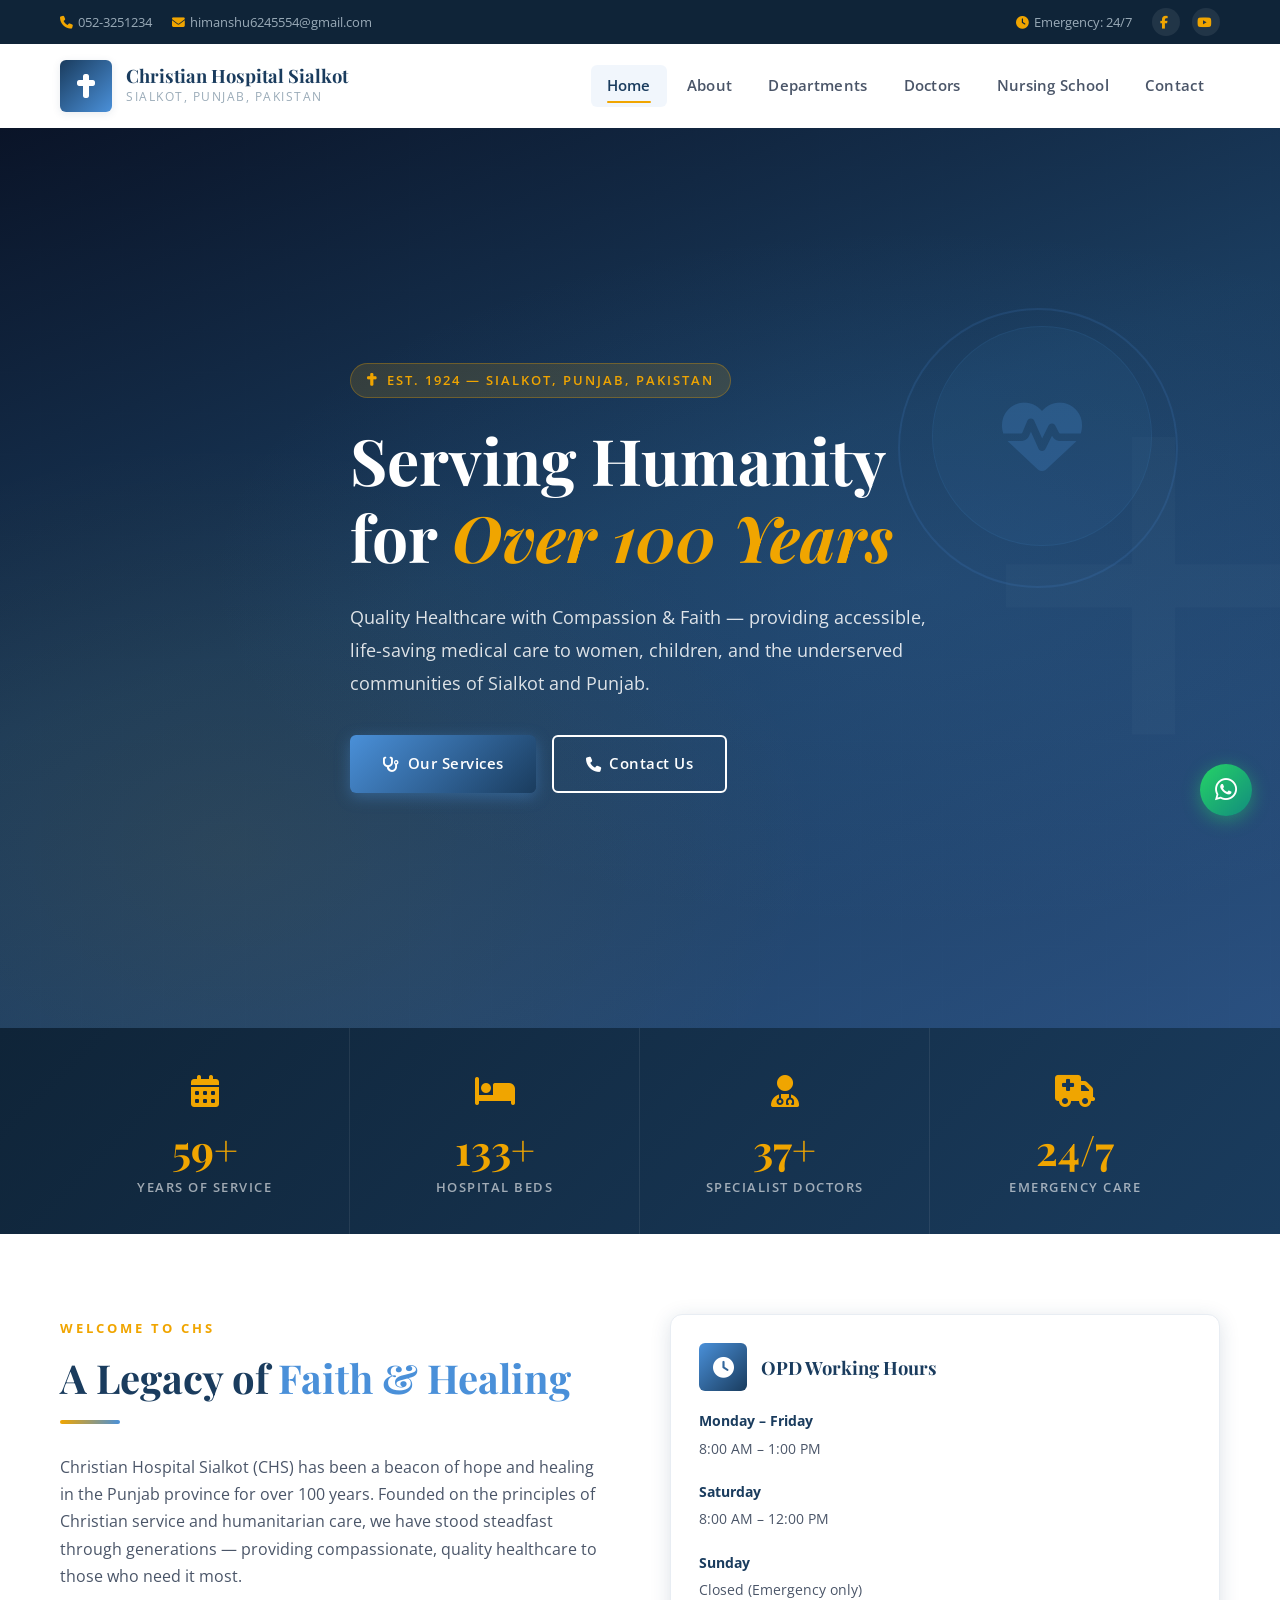
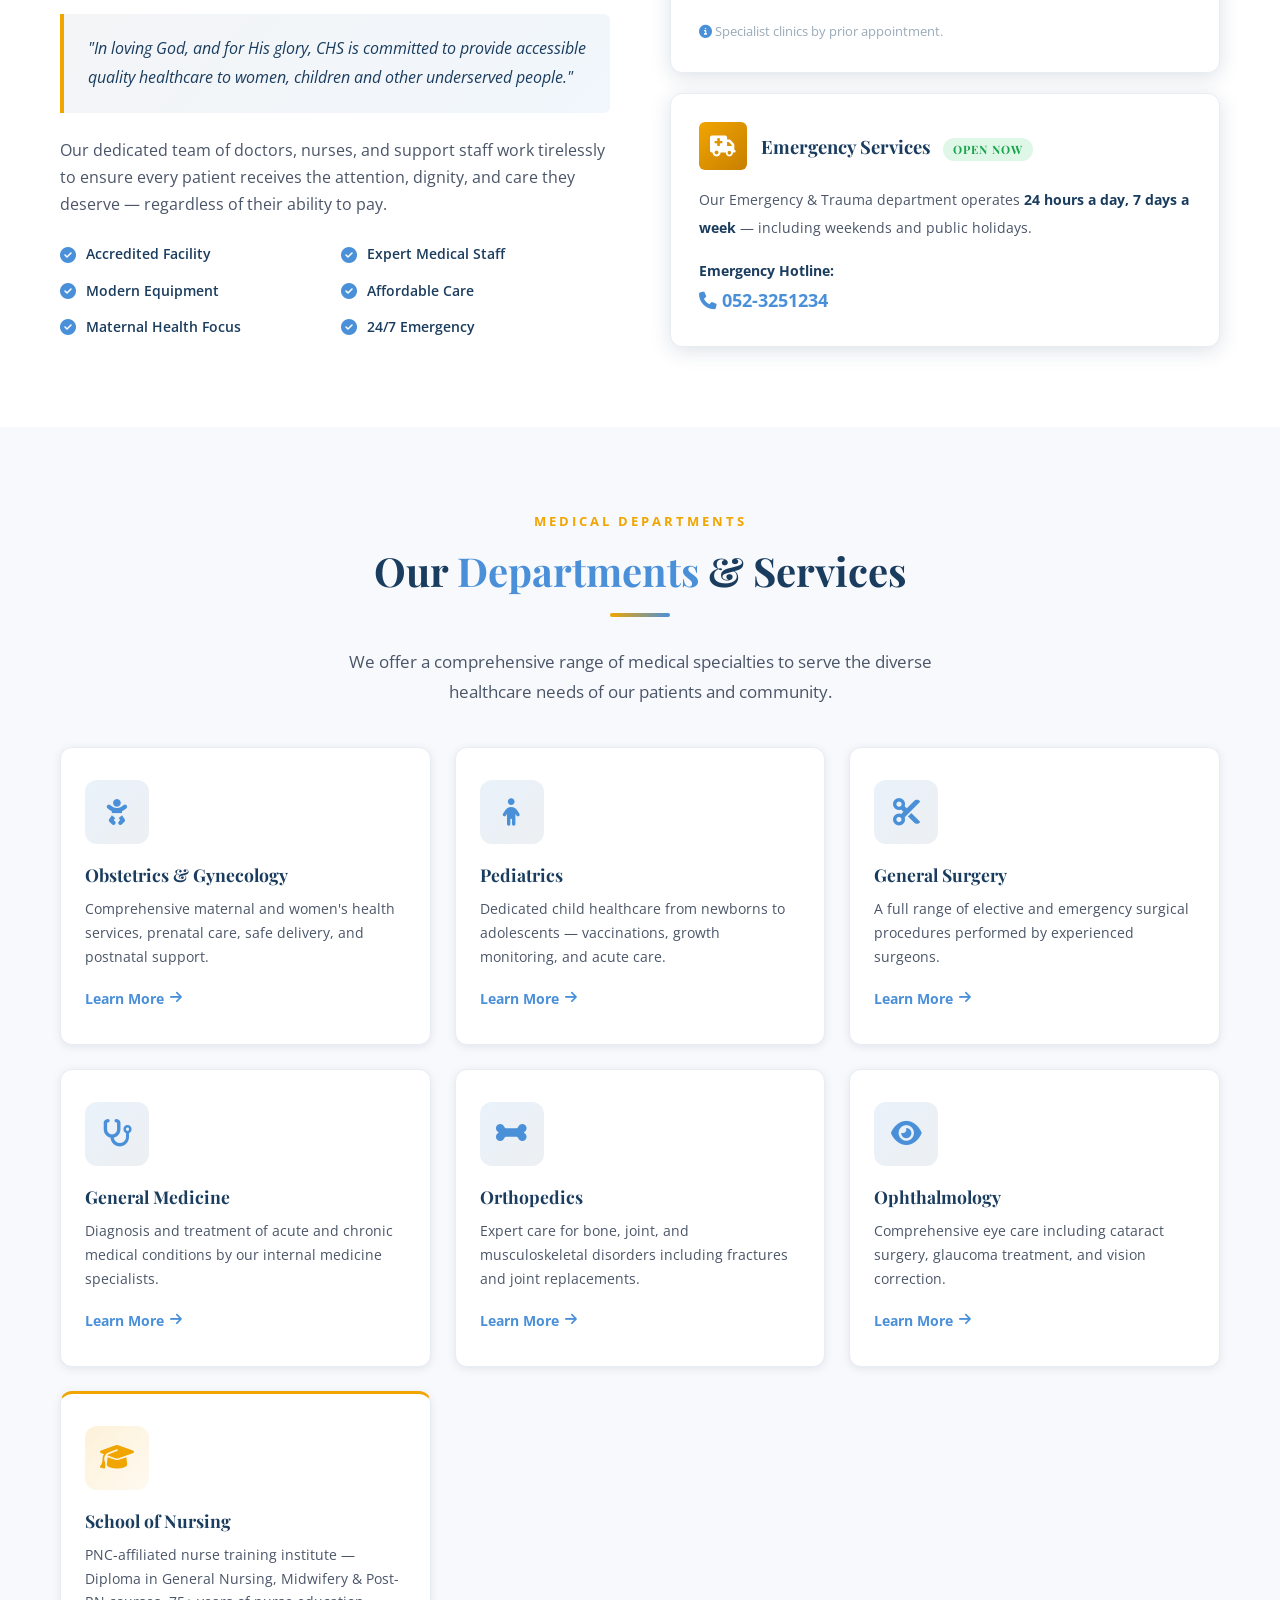
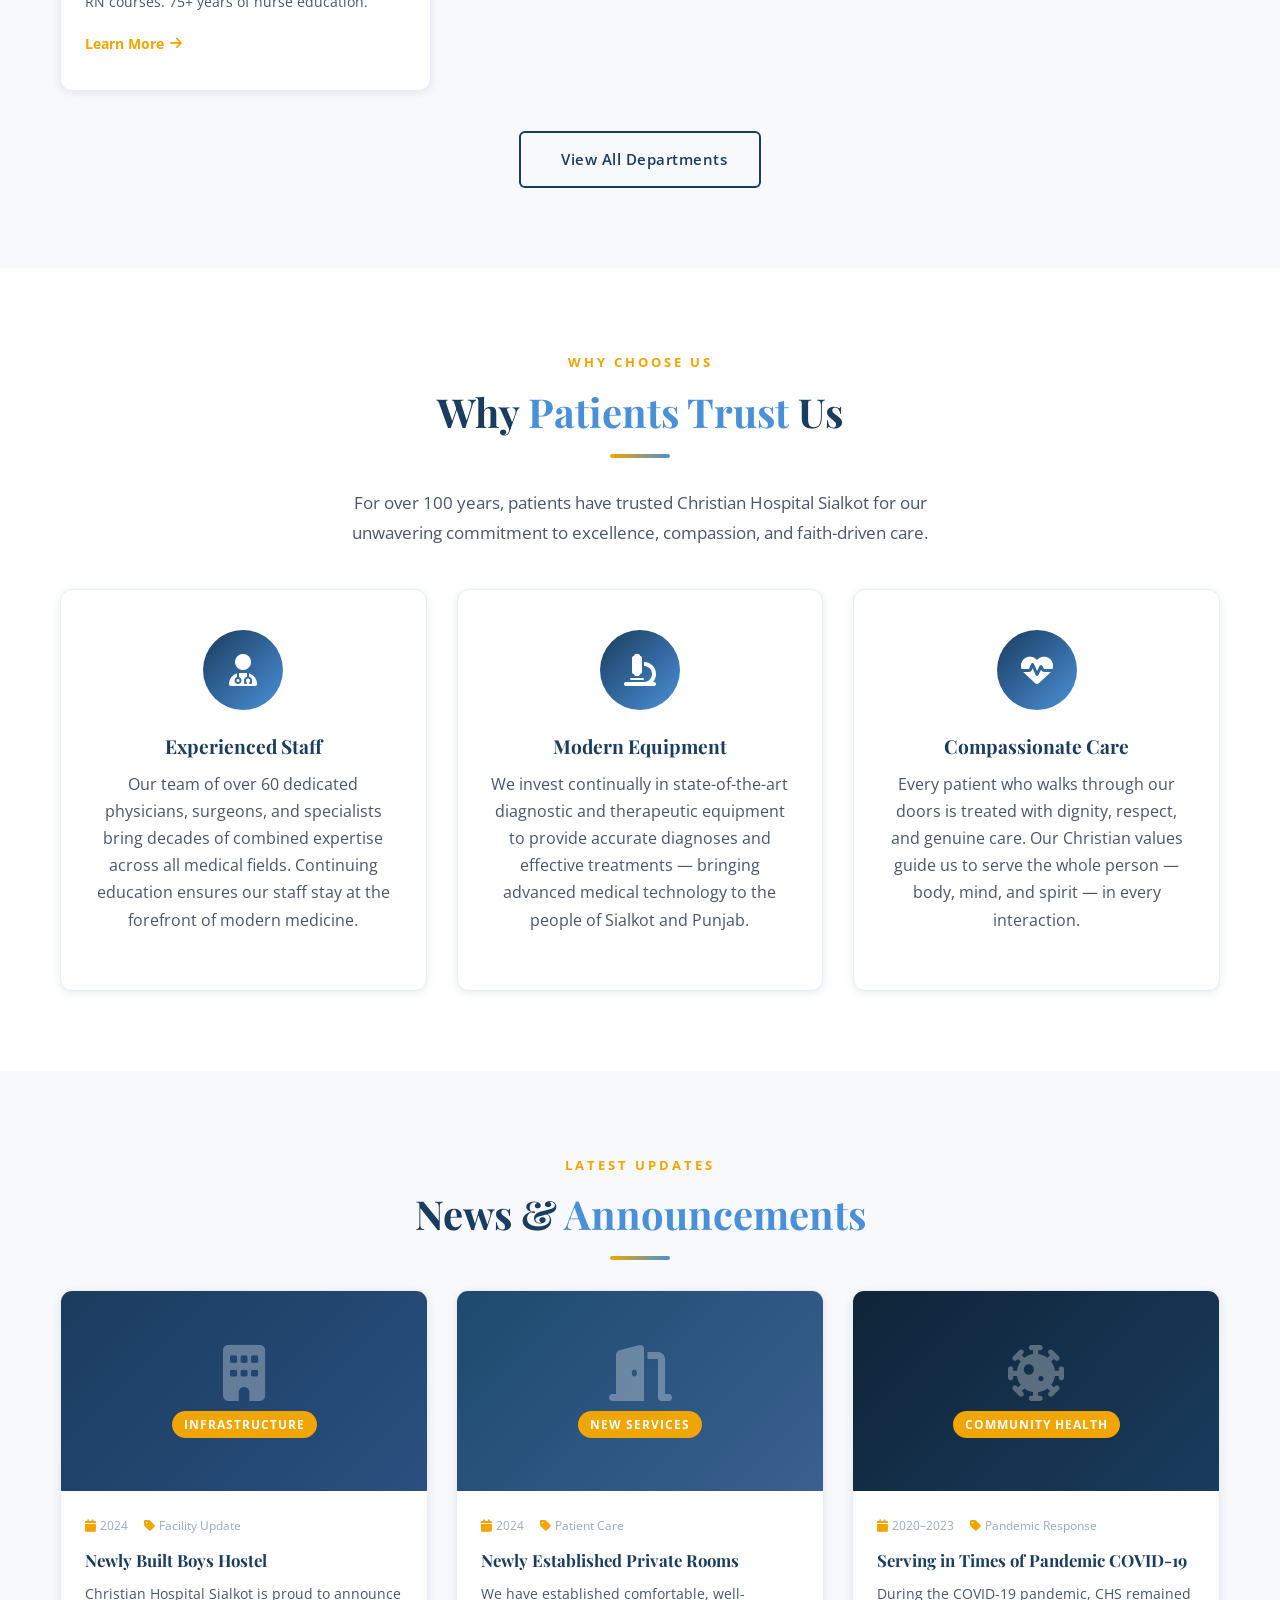
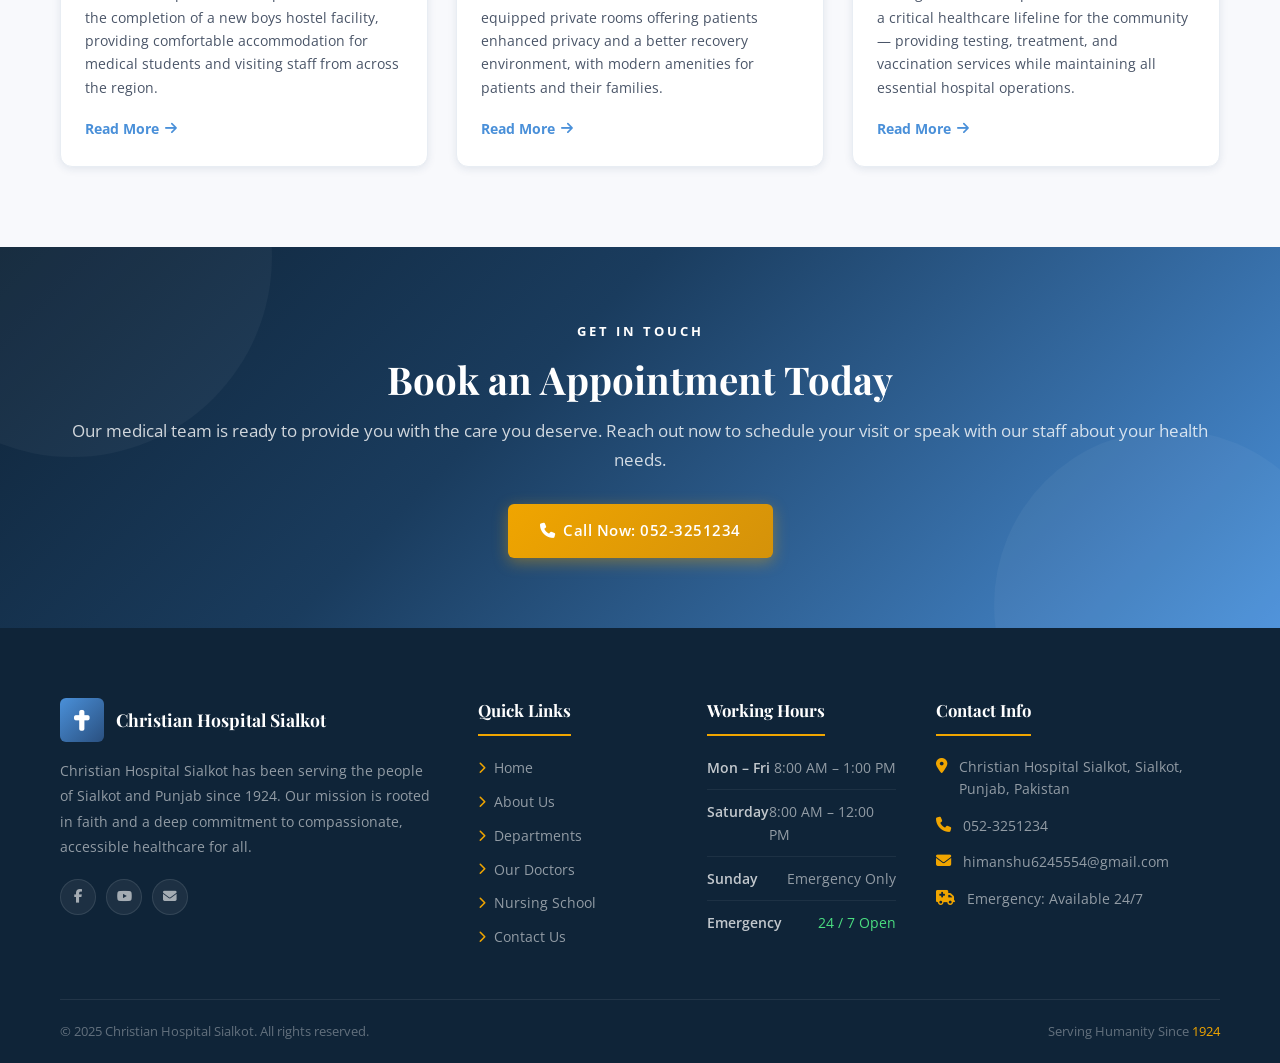
<file: index.html>
﻿<!DOCTYPE html>
<html lang="en">
<head>
  <meta charset="UTF-8" />
  <meta name="viewport" content="width=device-width, initial-scale=1.0" />
  <meta name="description" content="Christian Hospital Sialkot — Serving the community of Sialkot, Punjab, Pakistan with quality healthcare for over 100 years. Obstetrics, Gynecology, Pediatrics, Surgery, and Emergency services." />
  <title>Christian Hospital Sialkot | Serving Humanity Since 1924</title>
  <!-- Google Fonts -->
  <link rel="preconnect" href="https://fonts.googleapis.com" />
  <link rel="preconnect" href="https://fonts.gstatic.com" crossorigin />
  <link href="https://fonts.googleapis.com/css2?family=Playfair+Display:ital,wght@0,400;0,600;0,700;0,800;1,400;1,700&family=Open+Sans:wght@300;400;600;700&display=swap" rel="stylesheet" />
  <!-- Font Awesome -->
  <link rel="stylesheet" href="https://cdnjs.cloudflare.com/ajax/libs/font-awesome/6.5.0/css/all.min.css" />
  <!-- Stylesheets -->
  <link rel="stylesheet" href="css/style.css" />
  <link rel="stylesheet" href="css/responsive.css" />
</head>
<body>

  <!-- ==================== TOP BAR ==================== -->
  <div class="top-bar">
    <div class="container">
      <div class="top-bar-inner">
        <div class="top-bar-left">
          <a href="tel:0523251234"><i class="fa-solid fa-phone"></i>052-3251234</a>
          <a href="mailto:himanshu6245554@gmail.com"><i class="fa-solid fa-envelope"></i>himanshu6245554@gmail.com</a>
        </div>
        <div class="top-bar-right">
          <span><i class="fa-solid fa-clock"></i>Emergency: 24/7</span>
          <div class="social-links">
            <a href="#" aria-label="Facebook"><i class="fa-brands fa-facebook-f"></i></a>
            <a href="#" aria-label="YouTube"><i class="fa-brands fa-youtube"></i></a>
          </div>
        </div>
      </div>
    </div>
  </div>

  <!-- ==================== HEADER / NAV ==================== -->
  <header class="site-header" id="siteHeader">
    <div class="container">
      <div class="header-inner">
        <a href="index.html" class="logo">
          <div class="logo-icon"><i class="fa-solid fa-cross"></i></div>
          <div class="logo-text">
            <span class="hospital-name">Christian Hospital Sialkot</span>
            <span class="hospital-sub">Sialkot, Punjab, Pakistan</span>
          </div>
        </a>
        <button class="hamburger" aria-label="Toggle navigation" aria-expanded="false">
          <span></span><span></span><span></span>
        </button>
        <nav class="main-nav" id="mainNav" aria-label="Main navigation">
          <a href="index.html" class="active">Home</a>
          <a href="about.html">About</a>
          <a href="departments.html">Departments</a>
          <a href="doctors.html">Doctors</a>
          <a href="nursing-school.html">Nursing School</a>
          <a href="contact.html">Contact</a>
        </nav>
      </div>
    </div>
  </header>

  <!-- ==================== HERO SECTION ==================== -->
  <section class="hero-section" id="hero">
    <div class="container">
      <div class="hero-content">
        <div class="hero-badge">
          <i class="fa-solid fa-cross"></i>
          <span>Est. 1924 &mdash; Sialkot, Punjab, Pakistan</span>
        </div>
        <h1 class="hero-title">
          Serving Humanity<br>for <span>Over 100 Years</span>
        </h1>
        <p class="hero-text">
          Quality Healthcare with Compassion &amp; Faith — providing accessible, life-saving medical care
          to women, children, and the underserved communities of Sialkot and Punjab.
        </p>
        <div class="hero-buttons">
          <a href="departments.html" class="btn btn-primary"><i class="fa-solid fa-stethoscope"></i>Our Services</a>
          <a href="contact.html" class="btn btn-outline"><i class="fa-solid fa-phone"></i>Contact Us</a>
        </div>
      </div>
    </div>
    <div class="hero-floating-1"></div>
    <div class="hero-floating-2"><i class="fa-solid fa-heartbeat"></i></div>
  </section>

  <!-- ==================== STATS BAR ==================== -->
  <section class="stats-bar">
    <div class="container">
      <div class="stats-grid">
        <div class="stat-item">
          <div class="stat-icon"><i class="fa-solid fa-calendar-days"></i></div>
          <div class="stat-number">
            <span data-counter="100" data-suffix="+" data-duration="2000">0+</span>
          </div>
          <div class="stat-label">Years of Service</div>
        </div>
        <div class="stat-item">
          <div class="stat-icon"><i class="fa-solid fa-bed"></i></div>
          <div class="stat-number">
            <span data-counter="200" data-suffix="+" data-duration="1800">0+</span>
          </div>
          <div class="stat-label">Hospital Beds</div>
        </div>
        <div class="stat-item">
          <div class="stat-icon"><i class="fa-solid fa-user-doctor"></i></div>
          <div class="stat-number">
            <span data-counter="50" data-suffix="+" data-duration="1600">0+</span>
          </div>
          <div class="stat-label">Specialist Doctors</div>
        </div>
        <div class="stat-item">
          <div class="stat-icon"><i class="fa-solid fa-truck-medical"></i></div>
          <div class="stat-number">
            <span>24<span style="color:var(--gold)">/7</span></span>
          </div>
          <div class="stat-label">Emergency Care</div>
        </div>
      </div>
    </div>
  </section>

  <!-- ==================== WELCOME SECTION ==================== -->
  <section class="section-padding">
    <div class="container">
      <div class="welcome-grid">
        <!-- Left Text -->
        <div class="welcome-text reveal">
          <span class="section-label">Welcome to CHS</span>
          <h2 class="section-title">A Legacy of <span>Faith &amp; Healing</span></h2>
          <div class="divider divider-left"></div>
          <p>Christian Hospital Sialkot (CHS) has been a beacon of hope and healing in the Punjab province for over 100 years. Founded on the principles of Christian service and humanitarian care, we have stood steadfast through generations — providing compassionate, quality healthcare to those who need it most.</p>

          <div class="mission-quote">
            "In loving God, and for His glory, CHS is committed to provide accessible quality healthcare to women, children and other underserved people."
          </div>

          <p>Our dedicated team of doctors, nurses, and support staff work tirelessly to ensure every patient receives the attention, dignity, and care they deserve — regardless of their ability to pay.</p>

          <div class="welcome-features">
            <div class="welcome-feature"><i class="fa-solid fa-check-circle"></i> Accredited Facility</div>
            <div class="welcome-feature"><i class="fa-solid fa-check-circle"></i> Expert Medical Staff</div>
            <div class="welcome-feature"><i class="fa-solid fa-check-circle"></i> Modern Equipment</div>
            <div class="welcome-feature"><i class="fa-solid fa-check-circle"></i> Affordable Care</div>
            <div class="welcome-feature"><i class="fa-solid fa-check-circle"></i> Maternal Health Focus</div>
            <div class="welcome-feature"><i class="fa-solid fa-check-circle"></i> 24/7 Emergency</div>
          </div>
        </div>

        <!-- Right Cards -->
        <div class="welcome-cards reveal">
          <div class="info-card">
            <div class="info-card-header">
              <div class="info-card-icon blue"><i class="fa-solid fa-clock"></i></div>
              <div class="info-card-title">OPD Working Hours</div>
            </div>
            <div class="info-card-body">
              <p><strong>Monday – Friday</strong><br>8:00 AM – 1:00 PM</p>
              <p><strong>Saturday</strong><br>8:00 AM – 12:00 PM</p>
              <p><strong>Sunday</strong><br>Closed (Emergency only)</p>
              <p style="margin-bottom:0; color:var(--mid-gray); font-size:0.82rem;"><i class="fa-solid fa-circle-info" style="color:var(--accent);"></i> Specialist clinics by prior appointment.</p>
            </div>
          </div>

          <div class="info-card">
            <div class="info-card-header">
              <div class="info-card-icon gold"><i class="fa-solid fa-truck-medical"></i></div>
              <div class="info-card-title">Emergency Services <span class="badge-open">Open Now</span></div>
            </div>
            <div class="info-card-body">
              <p>Our Emergency &amp; Trauma department operates <strong>24 hours a day, 7 days a week</strong> — including weekends and public holidays.</p>
              <p style="margin-bottom:0;"><strong>Emergency Hotline:</strong><br>
                <a href="tel:0523251234" style="color:var(--accent); font-weight:700; font-size:1.1rem;">
                  <i class="fa-solid fa-phone"></i> 052-3251234
                </a>
              </p>
            </div>
          </div>
        </div>
      </div>
    </div>
  </section>

  <!-- ==================== DEPARTMENTS PREVIEW ==================== -->
  <section class="section-padding bg-light">
    <div class="container">
      <div class="text-center reveal">
        <span class="section-label">Medical Departments</span>
        <h2 class="section-title">Our <span>Departments</span> &amp; Services</h2>
        <div class="divider"></div>
        <p class="section-subtitle">We offer a comprehensive range of medical specialties to serve the diverse healthcare needs of our patients and community.</p>
      </div>
      <div class="dept-grid">
        <div class="dept-card reveal">
          <div class="dept-icon"><i class="fa-solid fa-baby"></i></div>
          <h3>Obstetrics &amp; Gynecology</h3>
          <p>Comprehensive maternal and women's health services, prenatal care, safe delivery, and postnatal support.</p>
          <a href="departments.html" class="learn-more">Learn More <i class="fa-solid fa-arrow-right"></i></a>
        </div>
        <div class="dept-card reveal">
          <div class="dept-icon"><i class="fa-solid fa-child"></i></div>
          <h3>Pediatrics</h3>
          <p>Dedicated child healthcare from newborns to adolescents — vaccinations, growth monitoring, and acute care.</p>
          <a href="departments.html" class="learn-more">Learn More <i class="fa-solid fa-arrow-right"></i></a>
        </div>
        <div class="dept-card reveal">
          <div class="dept-icon"><i class="fa-solid fa-scissors"></i></div>
          <h3>General Surgery</h3>
          <p>A full range of elective and emergency surgical procedures performed by experienced surgeons.</p>
          <a href="departments.html" class="learn-more">Learn More <i class="fa-solid fa-arrow-right"></i></a>
        </div>
        <div class="dept-card reveal">
          <div class="dept-icon"><i class="fa-solid fa-stethoscope"></i></div>
          <h3>General Medicine</h3>
          <p>Diagnosis and treatment of acute and chronic medical conditions by our internal medicine specialists.</p>
          <a href="departments.html" class="learn-more">Learn More <i class="fa-solid fa-arrow-right"></i></a>
        </div>
        <div class="dept-card reveal">
          <div class="dept-icon"><i class="fa-solid fa-bone"></i></div>
          <h3>Orthopedics</h3>
          <p>Expert care for bone, joint, and musculoskeletal disorders including fractures and joint replacements.</p>
          <a href="departments.html" class="learn-more">Learn More <i class="fa-solid fa-arrow-right"></i></a>
        </div>
        <div class="dept-card reveal">
          <div class="dept-icon"><i class="fa-solid fa-eye"></i></div>
          <h3>Ophthalmology</h3>
          <p>Comprehensive eye care including cataract surgery, glaucoma treatment, and vision correction.</p>
          <a href="departments.html" class="learn-more">Learn More <i class="fa-solid fa-arrow-right"></i></a>
        </div>
        <div class="dept-card reveal" style="border-top:3px solid var(--gold);">
          <div class="dept-icon" style="background:linear-gradient(135deg,rgba(240,165,0,0.15),rgba(240,165,0,0.06));color:var(--gold);"><i class="fa-solid fa-graduation-cap"></i></div>
          <h3>School of Nursing</h3>
          <p>PNC-affiliated nurse training institute — Diploma in General Nursing, Midwifery &amp; Post-RN courses. 75+ years of nurse education.</p>
          <a href="nursing-school.html" class="learn-more" style="color:var(--gold);">Learn More <i class="fa-solid fa-arrow-right"></i></a>
        </div>
      </div>
      <div class="text-center" style="margin-top: 40px;">
        <a href="departments.html" class="btn btn-outline-primary"><i class="fa-solid fa-grid-2"></i>View All Departments</a>
      </div>
    </div>
  </section>

  <!-- ==================== WHY CHOOSE US ==================== -->
  <section class="section-padding">
    <div class="container">
      <div class="text-center reveal">
        <span class="section-label">Why Choose Us</span>
        <h2 class="section-title">Why <span>Patients Trust</span> Us</h2>
        <div class="divider"></div>
        <p class="section-subtitle">For over 100 years, patients have trusted Christian Hospital Sialkot for our unwavering commitment to excellence, compassion, and faith-driven care.</p>
      </div>
      <div class="why-grid">
        <div class="why-card reveal">
          <div class="why-icon"><i class="fa-solid fa-user-doctor"></i></div>
          <h3>Experienced Staff</h3>
          <p>Our team of over 60 dedicated physicians, surgeons, and specialists bring decades of combined expertise across all medical fields. Continuing education ensures our staff stay at the forefront of modern medicine.</p>
        </div>
        <div class="why-card reveal">
          <div class="why-icon"><i class="fa-solid fa-microscope"></i></div>
          <h3>Modern Equipment</h3>
          <p>We invest continually in state-of-the-art diagnostic and therapeutic equipment to provide accurate diagnoses and effective treatments — bringing advanced medical technology to the people of Sialkot and Punjab.</p>
        </div>
        <div class="why-card reveal">
          <div class="why-icon"><i class="fa-solid fa-heart-pulse"></i></div>
          <h3>Compassionate Care</h3>
          <p>Every patient who walks through our doors is treated with dignity, respect, and genuine care. Our Christian values guide us to serve the whole person — body, mind, and spirit — in every interaction.</p>
        </div>
      </div>
    </div>
  </section>

  <!-- ==================== LATEST NEWS ==================== -->
  <section class="section-padding bg-light">
    <div class="container">
      <div class="text-center reveal">
        <span class="section-label">Latest Updates</span>
        <h2 class="section-title">News &amp; <span>Announcements</span></h2>
        <div class="divider"></div>
      </div>
      <div class="news-grid">
        <div class="news-card reveal">
          <div class="news-card-image img-1">
            <div class="news-img-overlay">
              <i class="fa-solid fa-building"></i>
              <span class="news-tag">Infrastructure</span>
            </div>
          </div>
          <div class="news-card-body">
            <div class="news-meta">
              <span><i class="fa-solid fa-calendar"></i>2024</span>
              <span><i class="fa-solid fa-tag"></i>Facility Update</span>
            </div>
            <h3>Newly Built Boys Hostel</h3>
            <p>Christian Hospital Sialkot is proud to announce the completion of a new boys hostel facility, providing comfortable accommodation for medical students and visiting staff from across the region.</p>
            <a href="#" class="read-more">Read More <i class="fa-solid fa-arrow-right"></i></a>
          </div>
        </div>

        <div class="news-card reveal">
          <div class="news-card-image img-2">
            <div class="news-img-overlay">
              <i class="fa-solid fa-door-open"></i>
              <span class="news-tag">New Services</span>
            </div>
          </div>
          <div class="news-card-body">
            <div class="news-meta">
              <span><i class="fa-solid fa-calendar"></i>2024</span>
              <span><i class="fa-solid fa-tag"></i>Patient Care</span>
            </div>
            <h3>Newly Established Private Rooms</h3>
            <p>We have established comfortable, well-equipped private rooms offering patients enhanced privacy and a better recovery environment, with modern amenities for patients and their families.</p>
            <a href="#" class="read-more">Read More <i class="fa-solid fa-arrow-right"></i></a>
          </div>
        </div>

        <div class="news-card reveal">
          <div class="news-card-image img-3">
            <div class="news-img-overlay">
              <i class="fa-solid fa-virus-covid"></i>
              <span class="news-tag">Community Health</span>
            </div>
          </div>
          <div class="news-card-body">
            <div class="news-meta">
              <span><i class="fa-solid fa-calendar"></i>2020–2023</span>
              <span><i class="fa-solid fa-tag"></i>Pandemic Response</span>
            </div>
            <h3>Serving in Times of Pandemic COVID-19</h3>
            <p>During the COVID-19 pandemic, CHS remained a critical healthcare lifeline for the community — providing testing, treatment, and vaccination services while maintaining all essential hospital operations.</p>
            <a href="#" class="read-more">Read More <i class="fa-solid fa-arrow-right"></i></a>
          </div>
        </div>
      </div>
    </div>
  </section>

  <!-- ==================== APPOINTMENT BANNER ==================== -->
  <section class="appointment-banner">
    <div class="container">
      <div class="content reveal">
        <span class="section-label text-white" style="color:rgba(255,255,255,0.6);">Get In Touch</span>
        <h2>Book an Appointment Today</h2>
        <p>Our medical team is ready to provide you with the care you deserve. Reach out now to schedule your visit or speak with our staff about your health needs.</p>
        <a href="tel:0523251234" class="btn btn-gold"><i class="fa-solid fa-phone"></i>Call Now: 052-3251234</a>
      </div>
    </div>
  </section>

  <!-- ==================== FOOTER ==================== -->
  <footer class="site-footer">
    <div class="container">
      <div class="footer-grid">
        <!-- About -->
        <div class="footer-col">
          <div class="footer-logo">
            <div class="footer-logo-icon"><i class="fa-solid fa-cross"></i></div>
            <span class="footer-logo-text">Christian Hospital Sialkot</span>
          </div>
          <p class="footer-about-text">Christian Hospital Sialkot has been serving the people of Sialkot and Punjab since 1924. Our mission is rooted in faith and a deep commitment to compassionate, accessible healthcare for all.</p>
          <div class="footer-social">
            <a href="#" aria-label="Facebook"><i class="fa-brands fa-facebook-f"></i></a>
            <a href="#" aria-label="YouTube"><i class="fa-brands fa-youtube"></i></a>
            <a href="mailto:himanshu6245554@gmail.com" aria-label="Email"><i class="fa-solid fa-envelope"></i></a>
          </div>
        </div>

        <!-- Quick Links -->
        <div class="footer-col">
          <h4>Quick Links</h4>
          <ul class="footer-links">
            <li><a href="index.html"><i class="fa-solid fa-chevron-right"></i>Home</a></li>
            <li><a href="about.html"><i class="fa-solid fa-chevron-right"></i>About Us</a></li>
            <li><a href="departments.html"><i class="fa-solid fa-chevron-right"></i>Departments</a></li>
            <li><a href="doctors.html"><i class="fa-solid fa-chevron-right"></i>Our Doctors</a></li>
            <li><a href="nursing-school.html"><i class="fa-solid fa-chevron-right"></i>Nursing School</a></li>
            <li><a href="contact.html"><i class="fa-solid fa-chevron-right"></i>Contact Us</a></li>
          </ul>
        </div>

        <!-- Hours -->
        <div class="footer-col">
          <h4>Working Hours</h4>
          <div class="footer-hours">
            <div class="hour-row">
              <span>Mon – Fri</span>
              <span>8:00 AM – 1:00 PM</span>
            </div>
            <div class="hour-row">
              <span>Saturday</span>
              <span>8:00 AM – 12:00 PM</span>
            </div>
            <div class="hour-row">
              <span>Sunday</span>
              <span>Emergency Only</span>
            </div>
            <div class="hour-row">
              <span>Emergency</span>
              <span class="open">24 / 7 Open</span>
            </div>
          </div>
        </div>

        <!-- Contact -->
        <div class="footer-col">
          <h4>Contact Info</h4>
          <div class="footer-contact-info">
            <div class="contact-item">
              <i class="fa-solid fa-location-dot"></i>
              <span>Christian Hospital Sialkot, Sialkot, Punjab, Pakistan</span>
            </div>
            <div class="contact-item">
              <i class="fa-solid fa-phone"></i>
              <a href="tel:0523251234">052-3251234</a>
            </div>
            <div class="contact-item">
              <i class="fa-solid fa-envelope"></i>
              <a href="mailto:himanshu6245554@gmail.com">himanshu6245554@gmail.com</a>
            </div>
            <div class="contact-item">
              <i class="fa-solid fa-truck-medical"></i>
              <span>Emergency: Available 24/7</span>
            </div>
          </div>
        </div>
      </div>
    </div>
    <div class="footer-bottom">
      <div class="container">
        <div class="footer-bottom-inner">
          <span>&copy; 2025 Christian Hospital Sialkot. All rights reserved.</span>
          <span>Serving Humanity Since <a href="about.html">1924</a></span>
        </div>
      </div>
    </div>
  </footer>

  <!-- Back to Top -->
  <!-- Floating WhatsApp Button -->
  <a href="https://wa.me/923094829109?text=Assalam%20o%20Alaikum%2C%20I%20have%20an%20enquiry%20about%20Christian%20Hospital%20Sialkot."
     target="_blank" rel="noopener noreferrer"
     class="whatsapp-float" aria-label="Chat on WhatsApp">
    <i class="fa-brands fa-whatsapp"></i>
  </a>

  <button id="backToTop" aria-label="Back to top" style="
    position: fixed; bottom: 28px; right: 28px; z-index: 999;
    width: 46px; height: 46px; border-radius: 50%;
    background: linear-gradient(135deg, var(--accent), var(--primary));
    color: white; border: none; cursor: pointer;
    box-shadow: 0 4px 15px rgba(74,144,217,0.4);
    font-size: 1.1rem;
    opacity: 0; pointer-events: none;
    transform: translateY(10px);
    transition: opacity 0.3s, transform 0.3s;
    display: flex; align-items: center; justify-content: center;
  ">
    <i class="fa-solid fa-chevron-up"></i>
  </button>

  <script src="js/main.js"></script>
</body>
</html>
</file>
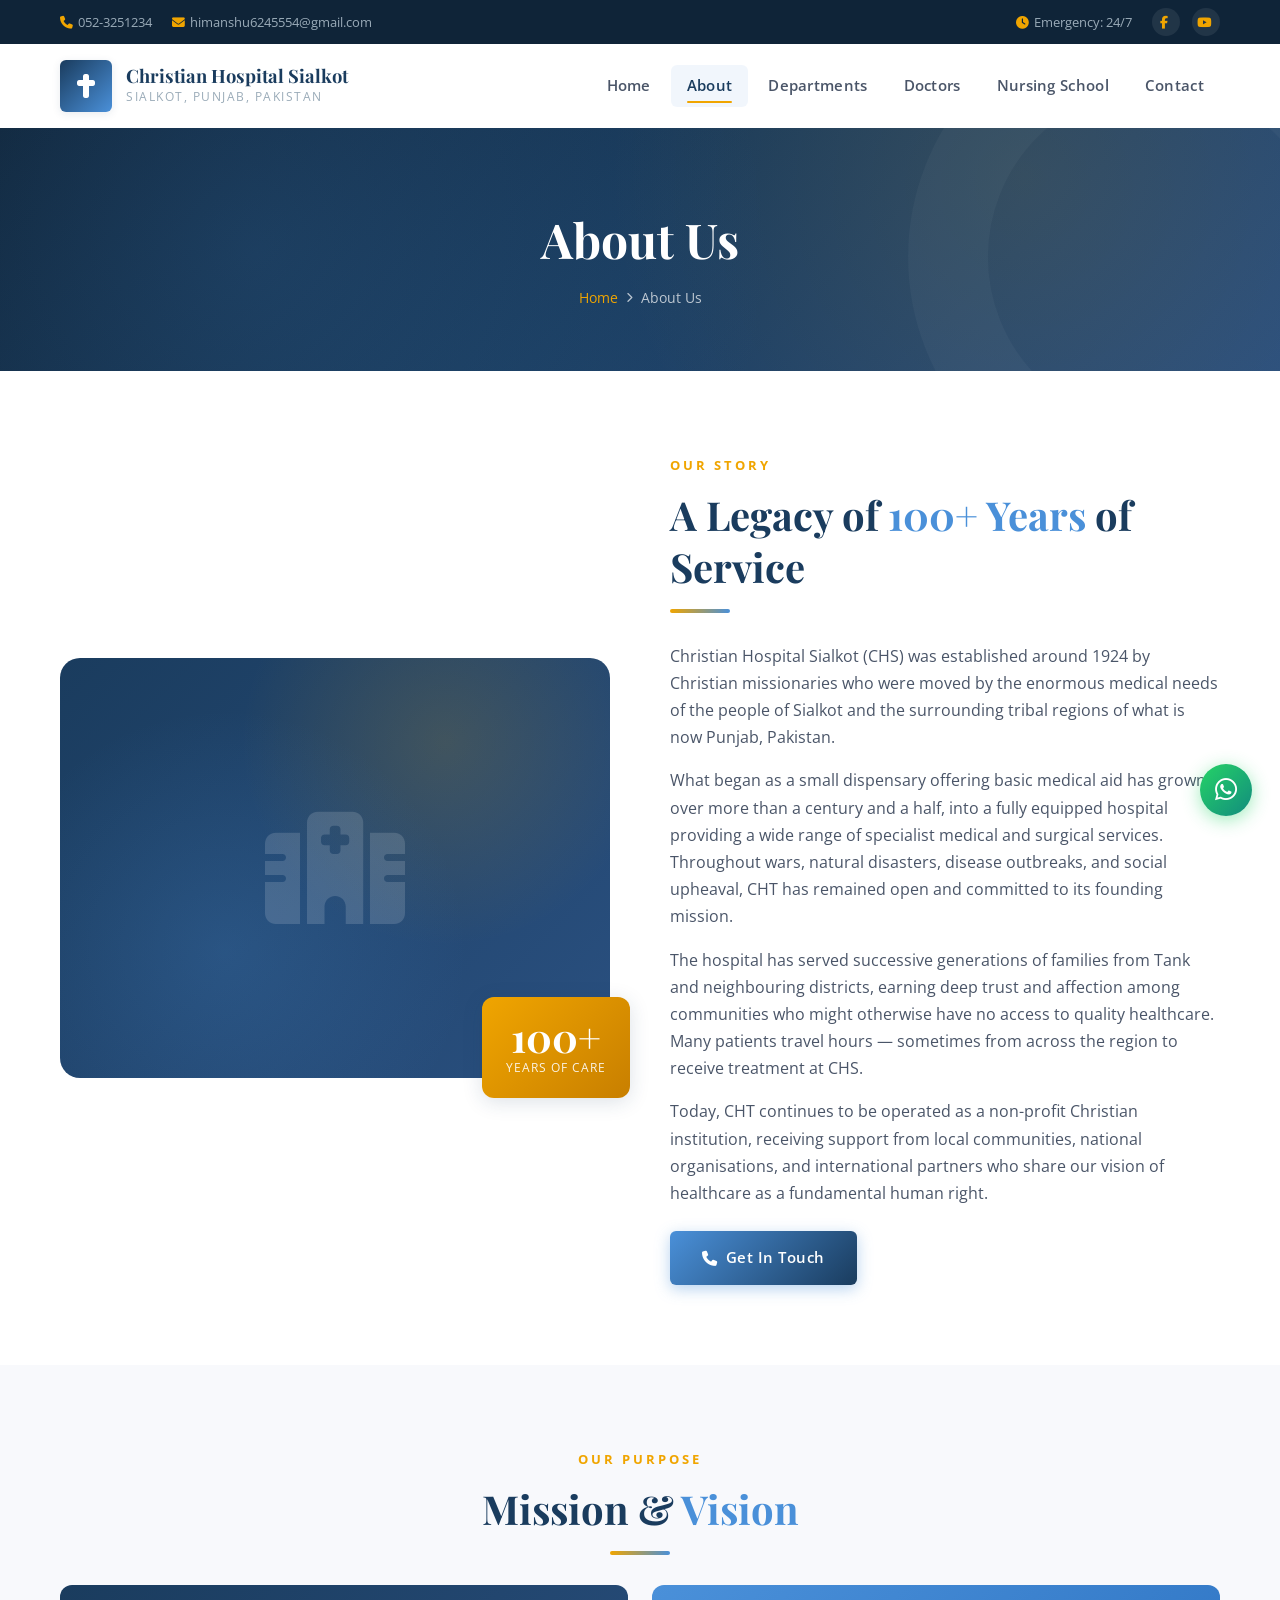
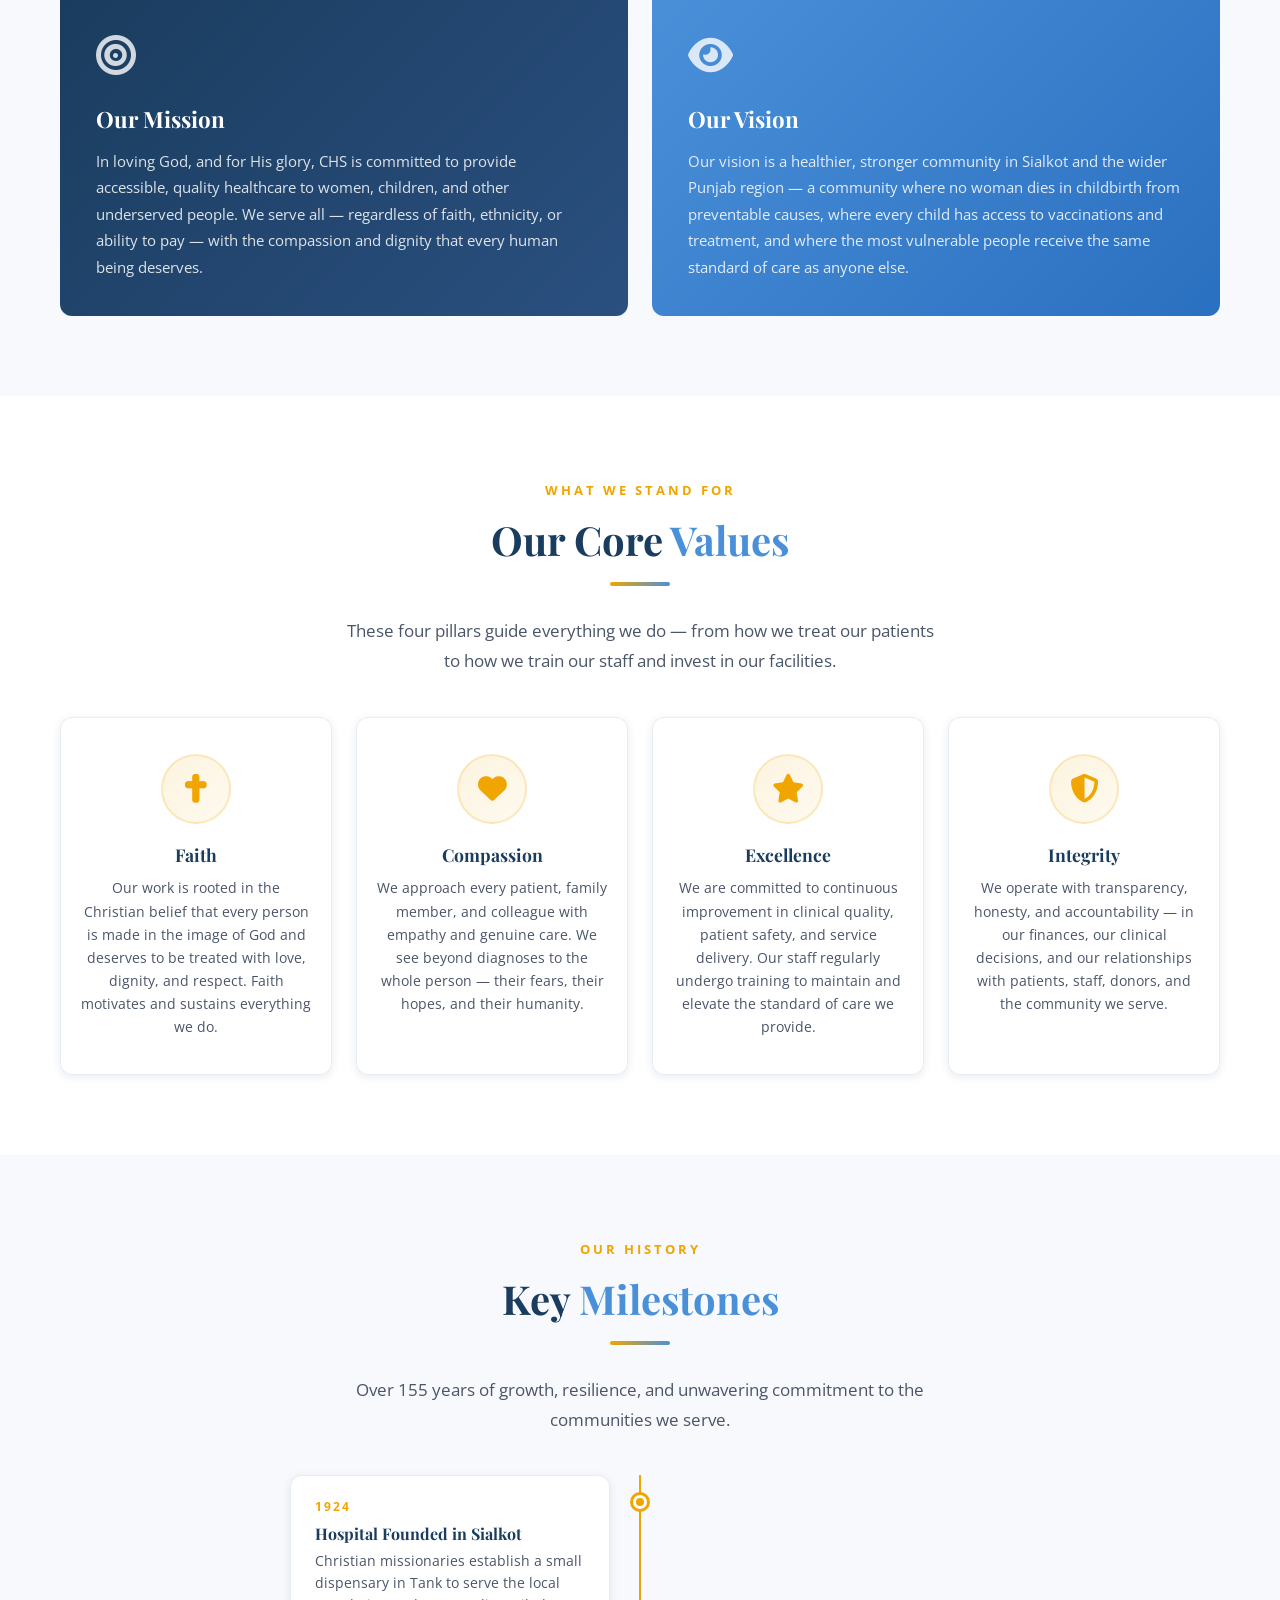
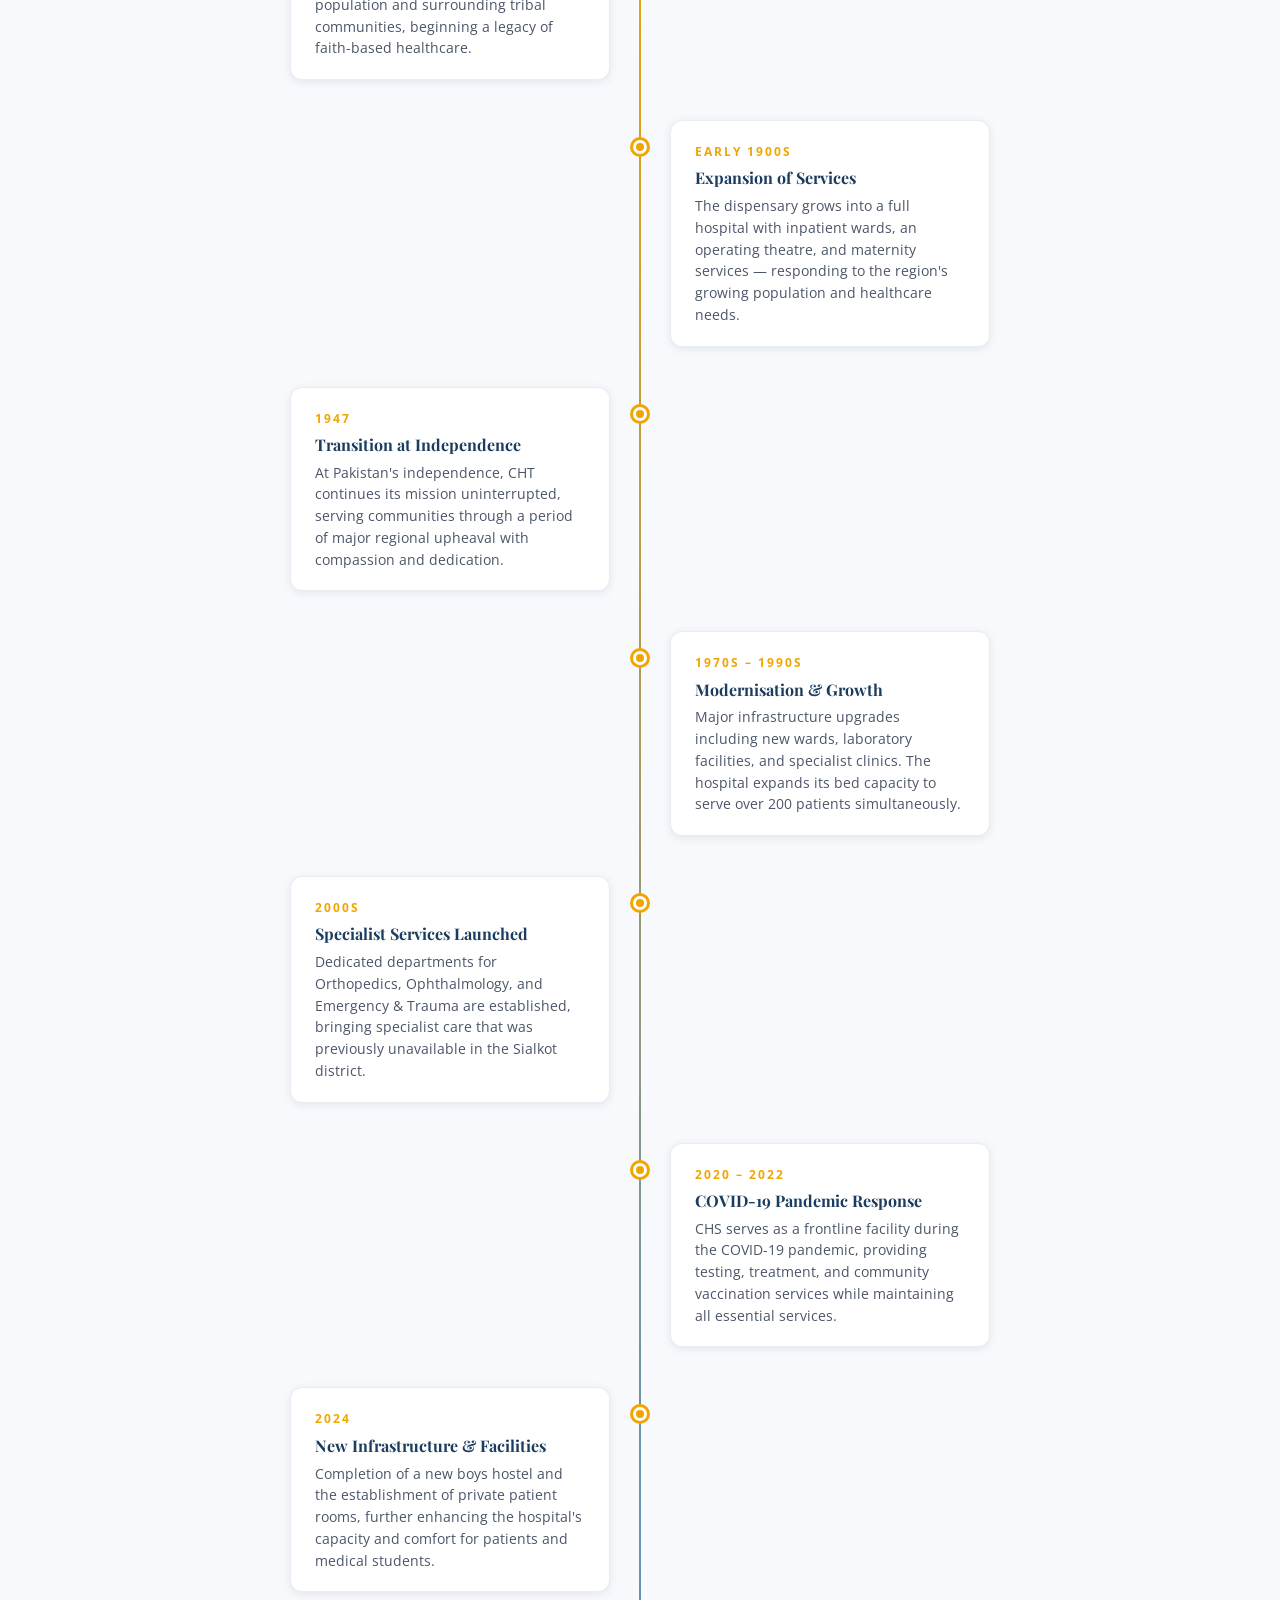
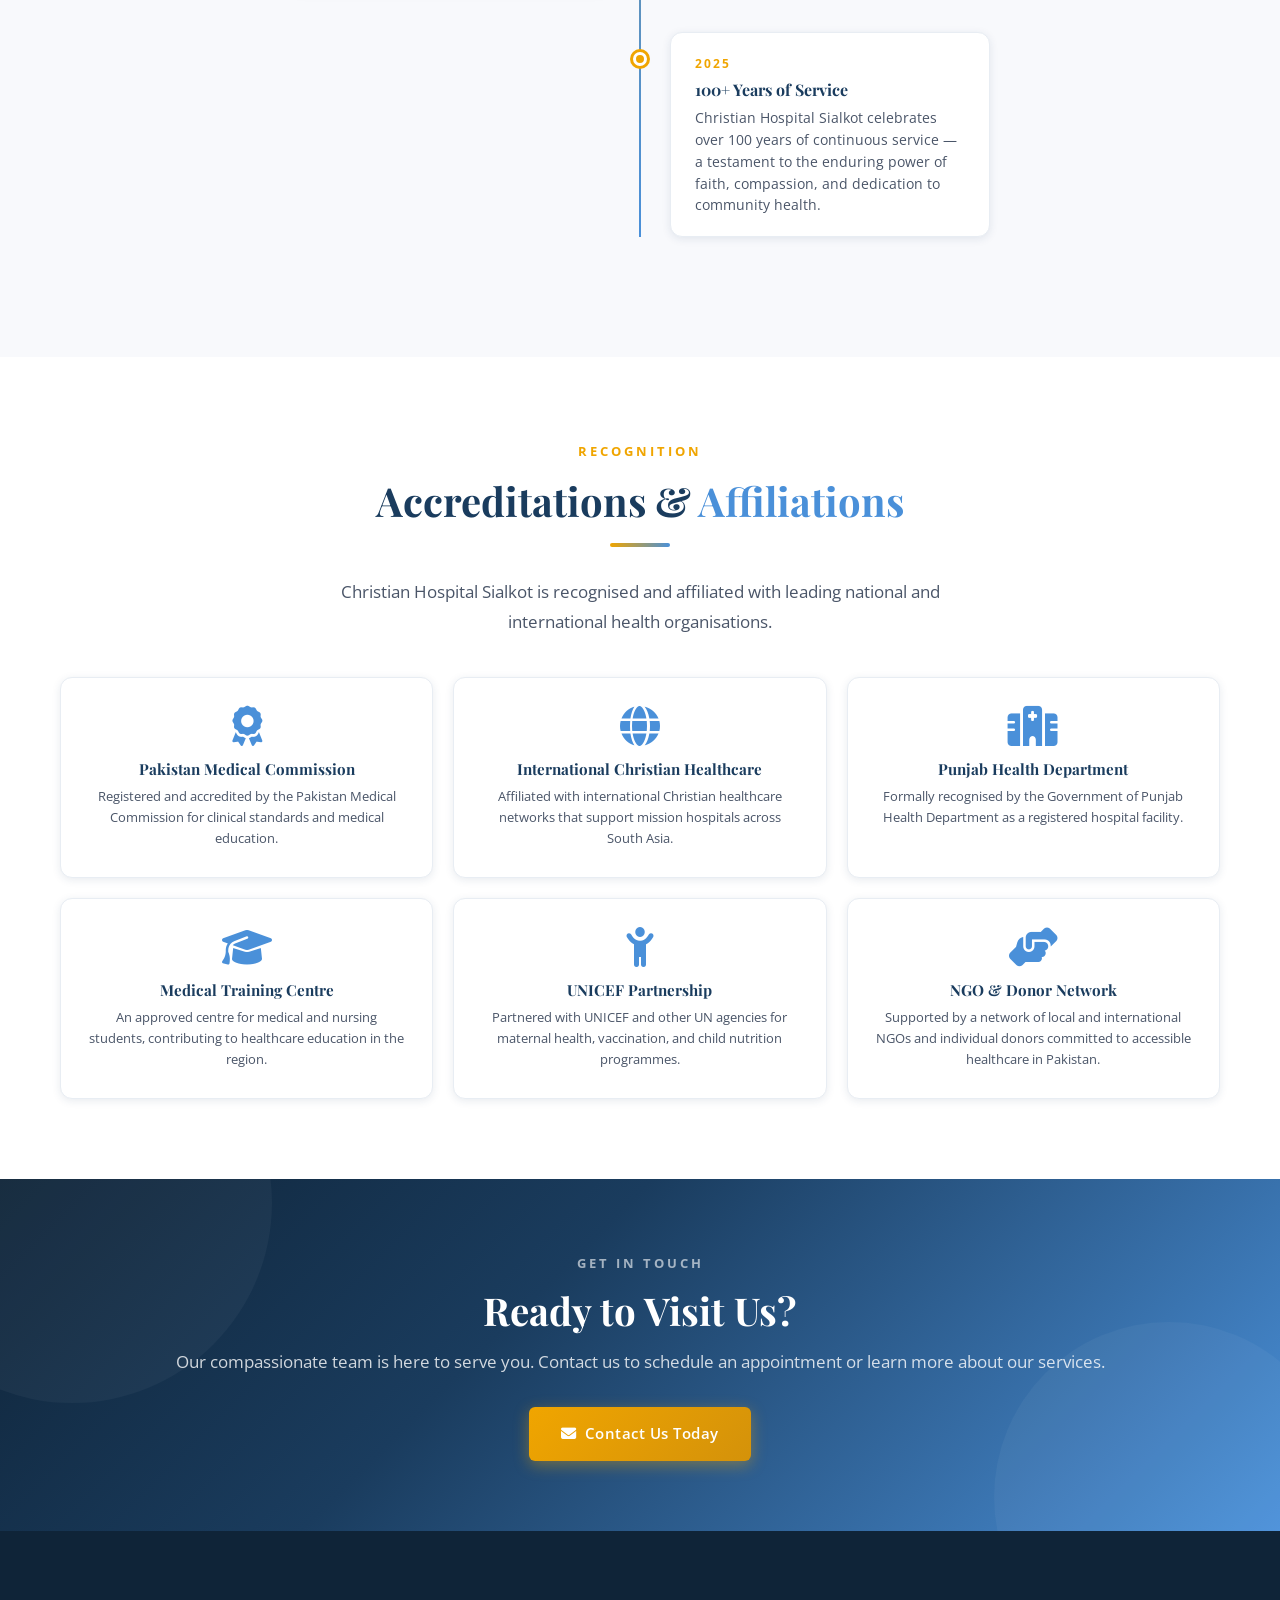
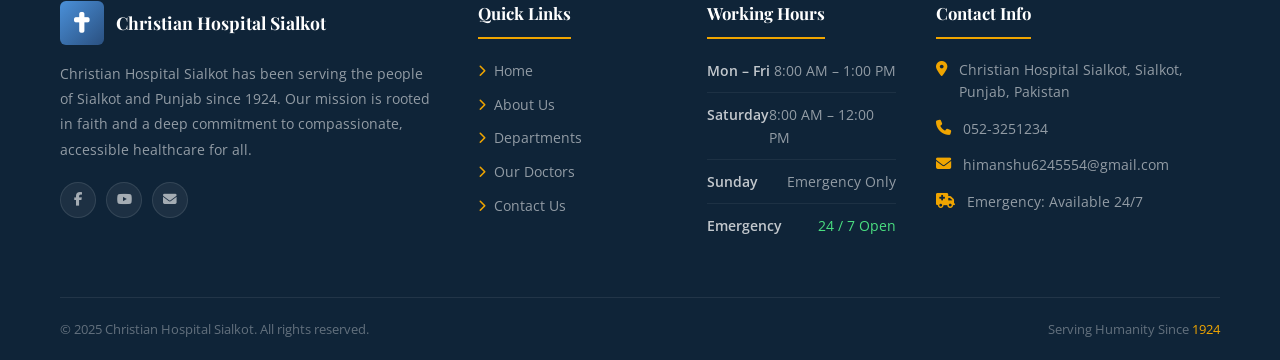
<file: about.html>
﻿<!DOCTYPE html>
<html lang="en">
<head>
  <meta charset="UTF-8" />
  <meta name="viewport" content="width=device-width, initial-scale=1.0" />
  <meta name="description" content="Learn about Christian Hospital Sialkot's legacy of compassionate healthcare service in Sialkot, Punjab, Pakistan. Our mission, vision, history, and values." />
  <title>About Us | Christian Hospital Sialkot</title>
  <!-- Google Fonts -->
  <link rel="preconnect" href="https://fonts.googleapis.com" />
  <link rel="preconnect" href="https://fonts.gstatic.com" crossorigin />
  <link href="https://fonts.googleapis.com/css2?family=Playfair+Display:ital,wght@0,400;0,600;0,700;0,800;1,400;1,700&family=Open+Sans:wght@300;400;600;700&display=swap" rel="stylesheet" />
  <!-- Font Awesome -->
  <link rel="stylesheet" href="https://cdnjs.cloudflare.com/ajax/libs/font-awesome/6.5.0/css/all.min.css" />
  <!-- Stylesheets -->
  <link rel="stylesheet" href="css/style.css" />
  <link rel="stylesheet" href="css/responsive.css" />
</head>
<body>

  <!-- ==================== TOP BAR ==================== -->
  <div class="top-bar">
    <div class="container">
      <div class="top-bar-inner">
        <div class="top-bar-left">
          <a href="tel:0523251234"><i class="fa-solid fa-phone"></i>052-3251234</a>
          <a href="mailto:himanshu6245554@gmail.com"><i class="fa-solid fa-envelope"></i>himanshu6245554@gmail.com</a>
        </div>
        <div class="top-bar-right">
          <span><i class="fa-solid fa-clock"></i>Emergency: 24/7</span>
          <div class="social-links">
            <a href="#" aria-label="Facebook"><i class="fa-brands fa-facebook-f"></i></a>
            <a href="#" aria-label="YouTube"><i class="fa-brands fa-youtube"></i></a>
          </div>
        </div>
      </div>
    </div>
  </div>

  <!-- ==================== HEADER / NAV ==================== -->
  <header class="site-header" id="siteHeader">
    <div class="container">
      <div class="header-inner">
        <a href="index.html" class="logo">
          <div class="logo-icon"><i class="fa-solid fa-cross"></i></div>
          <div class="logo-text">
            <span class="hospital-name">Christian Hospital Sialkot</span>
            <span class="hospital-sub">Sialkot, Punjab, Pakistan</span>
          </div>
        </a>
        <button class="hamburger" aria-label="Toggle navigation" aria-expanded="false">
          <span></span><span></span><span></span>
        </button>
        <nav class="main-nav" id="mainNav" aria-label="Main navigation">
          <a href="index.html">Home</a>
          <a href="about.html" class="active">About</a>
          <a href="departments.html">Departments</a>
          <a href="doctors.html">Doctors</a>
          <a href="nursing-school.html">Nursing School</a>
          <a href="contact.html">Contact</a>
        </nav>
      </div>
    </div>
  </header>

  <!-- ==================== PAGE HERO ==================== -->
  <section class="page-hero">
    <div class="container">
      <div class="page-hero-content">
        <h1>About Us</h1>
        <nav class="breadcrumb" aria-label="Breadcrumb">
          <a href="index.html">Home</a>
          <i class="fa-solid fa-chevron-right"></i>
          <span>About Us</span>
        </nav>
      </div>
    </div>
  </section>

  <!-- ==================== OUR STORY ==================== -->
  <section class="section-padding">
    <div class="container">
      <div class="story-grid">
        <div class="story-image-block reveal">
          <div class="story-img-placeholder">
            <i class="fa-solid fa-hospital"></i>
          </div>
          <div class="story-badge">
            <span class="number">100+</span>
            <span class="label">Years of Care</span>
          </div>
        </div>
        <div class="story-text reveal">
          <span class="section-label">Our Story</span>
          <h2 class="section-title">A Legacy of <span>100+ Years</span> of Service</h2>
          <div class="divider divider-left"></div>
          <p>Christian Hospital Sialkot (CHS) was established around 1924 by Christian missionaries who were moved by the enormous medical needs of the people of Sialkot and the surrounding tribal regions of what is now Punjab, Pakistan.</p>
          <p>What began as a small dispensary offering basic medical aid has grown, over more than a century and a half, into a fully equipped hospital providing a wide range of specialist medical and surgical services. Throughout wars, natural disasters, disease outbreaks, and social upheaval, CHT has remained open and committed to its founding mission.</p>
          <p>The hospital has served successive generations of families from Tank and neighbouring districts, earning deep trust and affection among communities who might otherwise have no access to quality healthcare. Many patients travel hours — sometimes from across the region to receive treatment at CHS.</p>
          <p>Today, CHT continues to be operated as a non-profit Christian institution, receiving support from local communities, national organisations, and international partners who share our vision of healthcare as a fundamental human right.</p>
          <a href="contact.html" class="btn btn-primary" style="margin-top:8px;"><i class="fa-solid fa-phone"></i>Get In Touch</a>
        </div>
      </div>
    </div>
  </section>

  <!-- ==================== MISSION & VISION ==================== -->
  <section class="section-padding bg-light">
    <div class="container">
      <div class="text-center reveal">
        <span class="section-label">Our Purpose</span>
        <h2 class="section-title">Mission &amp; <span>Vision</span></h2>
        <div class="divider"></div>
      </div>
      <div class="mv-grid reveal">
        <div class="mv-card mission">
          <div class="mv-card-icon"><i class="fa-solid fa-bullseye"></i></div>
          <h3>Our Mission</h3>
          <p>In loving God, and for His glory, CHS is committed to provide accessible, quality healthcare to women, children, and other underserved people. We serve all — regardless of faith, ethnicity, or ability to pay — with the compassion and dignity that every human being deserves.</p>
        </div>
        <div class="mv-card vision">
          <div class="mv-card-icon"><i class="fa-solid fa-eye"></i></div>
          <h3>Our Vision</h3>
          <p>Our vision is a healthier, stronger community in Sialkot and the wider Punjab region — a community where no woman dies in childbirth from preventable causes, where every child has access to vaccinations and treatment, and where the most vulnerable people receive the same standard of care as anyone else.</p>
        </div>
      </div>
    </div>
  </section>

  <!-- ==================== VALUES ==================== -->
  <section class="section-padding">
    <div class="container">
      <div class="text-center reveal">
        <span class="section-label">What We Stand For</span>
        <h2 class="section-title">Our Core <span>Values</span></h2>
        <div class="divider"></div>
        <p class="section-subtitle">These four pillars guide everything we do — from how we treat our patients to how we train our staff and invest in our facilities.</p>
      </div>
      <div class="values-grid">
        <div class="value-card reveal">
          <div class="value-icon"><i class="fa-solid fa-cross"></i></div>
          <h3>Faith</h3>
          <p>Our work is rooted in the Christian belief that every person is made in the image of God and deserves to be treated with love, dignity, and respect. Faith motivates and sustains everything we do.</p>
        </div>
        <div class="value-card reveal">
          <div class="value-icon"><i class="fa-solid fa-heart"></i></div>
          <h3>Compassion</h3>
          <p>We approach every patient, family member, and colleague with empathy and genuine care. We see beyond diagnoses to the whole person — their fears, their hopes, and their humanity.</p>
        </div>
        <div class="value-card reveal">
          <div class="value-icon"><i class="fa-solid fa-star"></i></div>
          <h3>Excellence</h3>
          <p>We are committed to continuous improvement in clinical quality, patient safety, and service delivery. Our staff regularly undergo training to maintain and elevate the standard of care we provide.</p>
        </div>
        <div class="value-card reveal">
          <div class="value-icon"><i class="fa-solid fa-shield-halved"></i></div>
          <h3>Integrity</h3>
          <p>We operate with transparency, honesty, and accountability — in our finances, our clinical decisions, and our relationships with patients, staff, donors, and the community we serve.</p>
        </div>
      </div>
    </div>
  </section>

  <!-- ==================== TIMELINE ==================== -->
  <section class="section-padding bg-light">
    <div class="container">
      <div class="text-center reveal">
        <span class="section-label">Our History</span>
        <h2 class="section-title">Key <span>Milestones</span></h2>
        <div class="divider"></div>
        <p class="section-subtitle">Over 155 years of growth, resilience, and unwavering commitment to the communities we serve.</p>
      </div>
      <div class="timeline">
        <div class="timeline-item reveal">
          <div class="timeline-dot"></div>
          <div class="timeline-content">
            <div class="timeline-year">1924</div>
            <h4>Hospital Founded in Sialkot</h4>
            <p>Christian missionaries establish a small dispensary in Tank to serve the local population and surrounding tribal communities, beginning a legacy of faith-based healthcare.</p>
          </div>
        </div>

        <div class="timeline-item reveal">
          <div class="timeline-dot"></div>
          <div class="timeline-content">
            <div class="timeline-year">Early 1900s</div>
            <h4>Expansion of Services</h4>
            <p>The dispensary grows into a full hospital with inpatient wards, an operating theatre, and maternity services — responding to the region's growing population and healthcare needs.</p>
          </div>
        </div>

        <div class="timeline-item reveal">
          <div class="timeline-dot"></div>
          <div class="timeline-content">
            <div class="timeline-year">1947</div>
            <h4>Transition at Independence</h4>
            <p>At Pakistan's independence, CHT continues its mission uninterrupted, serving communities through a period of major regional upheaval with compassion and dedication.</p>
          </div>
        </div>

        <div class="timeline-item reveal">
          <div class="timeline-dot"></div>
          <div class="timeline-content">
            <div class="timeline-year">1970s – 1990s</div>
            <h4>Modernisation &amp; Growth</h4>
            <p>Major infrastructure upgrades including new wards, laboratory facilities, and specialist clinics. The hospital expands its bed capacity to serve over 200 patients simultaneously.</p>
          </div>
        </div>

        <div class="timeline-item reveal">
          <div class="timeline-dot"></div>
          <div class="timeline-content">
            <div class="timeline-year">2000s</div>
            <h4>Specialist Services Launched</h4>
            <p>Dedicated departments for Orthopedics, Ophthalmology, and Emergency &amp; Trauma are established, bringing specialist care that was previously unavailable in the Sialkot district.</p>
          </div>
        </div>

        <div class="timeline-item reveal">
          <div class="timeline-dot"></div>
          <div class="timeline-content">
            <div class="timeline-year">2020 – 2022</div>
            <h4>COVID-19 Pandemic Response</h4>
            <p>CHS serves as a frontline facility during the COVID-19 pandemic, providing testing, treatment, and community vaccination services while maintaining all essential services.</p>
          </div>
        </div>

        <div class="timeline-item reveal">
          <div class="timeline-dot"></div>
          <div class="timeline-content">
            <div class="timeline-year">2024</div>
            <h4>New Infrastructure &amp; Facilities</h4>
            <p>Completion of a new boys hostel and the establishment of private patient rooms, further enhancing the hospital's capacity and comfort for patients and medical students.</p>
          </div>
        </div>

        <div class="timeline-item reveal">
          <div class="timeline-dot"></div>
          <div class="timeline-content">
            <div class="timeline-year">2025</div>
            <h4>100+ Years of Service</h4>
            <p>Christian Hospital Sialkot celebrates over 100 years of continuous service — a testament to the enduring power of faith, compassion, and dedication to community health.</p>
          </div>
        </div>
      </div>
    </div>
  </section>

  <!-- ==================== ACCREDITATIONS ==================== -->
  <section class="section-padding">
    <div class="container">
      <div class="text-center reveal">
        <span class="section-label">Recognition</span>
        <h2 class="section-title">Accreditations &amp; <span>Affiliations</span></h2>
        <div class="divider"></div>
        <p class="section-subtitle">Christian Hospital Sialkot is recognised and affiliated with leading national and international health organisations.</p>
      </div>
      <div class="accred-grid">
        <div class="accred-card reveal">
          <i class="fa-solid fa-award"></i>
          <h4>Pakistan Medical Commission</h4>
          <p>Registered and accredited by the Pakistan Medical Commission for clinical standards and medical education.</p>
        </div>
        <div class="accred-card reveal">
          <i class="fa-solid fa-globe"></i>
          <h4>International Christian Healthcare</h4>
          <p>Affiliated with international Christian healthcare networks that support mission hospitals across South Asia.</p>
        </div>
        <div class="accred-card reveal">
          <i class="fa-solid fa-hospital"></i>
          <h4>Punjab Health Department</h4>
          <p>Formally recognised by the Government of Punjab Health Department as a registered hospital facility.</p>
        </div>
        <div class="accred-card reveal">
          <i class="fa-solid fa-graduation-cap"></i>
          <h4>Medical Training Centre</h4>
          <p>An approved centre for medical and nursing students, contributing to healthcare education in the region.</p>
        </div>
        <div class="accred-card reveal">
          <i class="fa-solid fa-child-reaching"></i>
          <h4>UNICEF Partnership</h4>
          <p>Partnered with UNICEF and other UN agencies for maternal health, vaccination, and child nutrition programmes.</p>
        </div>
        <div class="accred-card reveal">
          <i class="fa-solid fa-hands-helping"></i>
          <h4>NGO &amp; Donor Network</h4>
          <p>Supported by a network of local and international NGOs and individual donors committed to accessible healthcare in Pakistan.</p>
        </div>
      </div>
    </div>
  </section>

  <!-- ==================== APPOINTMENT BANNER ==================== -->
  <section class="appointment-banner">
    <div class="container">
      <div class="content reveal">
        <span class="section-label" style="color:rgba(255,255,255,0.6);">Get In Touch</span>
        <h2>Ready to Visit Us?</h2>
        <p>Our compassionate team is here to serve you. Contact us to schedule an appointment or learn more about our services.</p>
        <a href="contact.html" class="btn btn-gold"><i class="fa-solid fa-envelope"></i>Contact Us Today</a>
      </div>
    </div>
  </section>

  <!-- ==================== FOOTER ==================== -->
  <footer class="site-footer">
    <div class="container">
      <div class="footer-grid">
        <div class="footer-col">
          <div class="footer-logo">
            <div class="footer-logo-icon"><i class="fa-solid fa-cross"></i></div>
            <span class="footer-logo-text">Christian Hospital Sialkot</span>
          </div>
          <p class="footer-about-text">Christian Hospital Sialkot has been serving the people of Sialkot and Punjab since 1924. Our mission is rooted in faith and a deep commitment to compassionate, accessible healthcare for all.</p>
          <div class="footer-social">
            <a href="#" aria-label="Facebook"><i class="fa-brands fa-facebook-f"></i></a>
            <a href="#" aria-label="YouTube"><i class="fa-brands fa-youtube"></i></a>
            <a href="mailto:himanshu6245554@gmail.com" aria-label="Email"><i class="fa-solid fa-envelope"></i></a>
          </div>
        </div>
        <div class="footer-col">
          <h4>Quick Links</h4>
          <ul class="footer-links">
            <li><a href="index.html"><i class="fa-solid fa-chevron-right"></i>Home</a></li>
            <li><a href="about.html"><i class="fa-solid fa-chevron-right"></i>About Us</a></li>
            <li><a href="departments.html"><i class="fa-solid fa-chevron-right"></i>Departments</a></li>
            <li><a href="doctors.html"><i class="fa-solid fa-chevron-right"></i>Our Doctors</a></li>
            <li><a href="contact.html"><i class="fa-solid fa-chevron-right"></i>Contact Us</a></li>
          </ul>
        </div>
        <div class="footer-col">
          <h4>Working Hours</h4>
          <div class="footer-hours">
            <div class="hour-row"><span>Mon – Fri</span><span>8:00 AM – 1:00 PM</span></div>
            <div class="hour-row"><span>Saturday</span><span>8:00 AM – 12:00 PM</span></div>
            <div class="hour-row"><span>Sunday</span><span>Emergency Only</span></div>
            <div class="hour-row"><span>Emergency</span><span class="open">24 / 7 Open</span></div>
          </div>
        </div>
        <div class="footer-col">
          <h4>Contact Info</h4>
          <div class="footer-contact-info">
            <div class="contact-item"><i class="fa-solid fa-location-dot"></i><span>Christian Hospital Sialkot, Sialkot, Punjab, Pakistan</span></div>
            <div class="contact-item"><i class="fa-solid fa-phone"></i><a href="tel:0523251234">052-3251234</a></div>
            <div class="contact-item"><i class="fa-solid fa-envelope"></i><a href="mailto:himanshu6245554@gmail.com">himanshu6245554@gmail.com</a></div>
            <div class="contact-item"><i class="fa-solid fa-truck-medical"></i><span>Emergency: Available 24/7</span></div>
          </div>
        </div>
      </div>
    </div>
    <div class="footer-bottom">
      <div class="container">
        <div class="footer-bottom-inner">
          <span>&copy; 2025 Christian Hospital Sialkot. All rights reserved.</span>
          <span>Serving Humanity Since <a href="about.html">1924</a></span>
        </div>
      </div>
    </div>
  </footer>

  <!-- Floating WhatsApp Button -->
  <a href="https://wa.me/923094829109?text=Assalam%20o%20Alaikum%2C%20I%20have%20an%20enquiry%20about%20Christian%20Hospital%20Sialkot."
     target="_blank" rel="noopener noreferrer"
     class="whatsapp-float" aria-label="Chat on WhatsApp">
    <i class="fa-brands fa-whatsapp"></i>
  </a>

  <button id="backToTop" aria-label="Back to top" style="
    position:fixed; bottom:28px; right:28px; z-index:999;
    width:46px; height:46px; border-radius:50%;
    background:linear-gradient(135deg,var(--accent),var(--primary));
    color:white; border:none; cursor:pointer;
    box-shadow:0 4px 15px rgba(74,144,217,0.4); font-size:1.1rem;
    opacity:0; pointer-events:none; transform:translateY(10px);
    transition:opacity 0.3s,transform 0.3s;
    display:flex; align-items:center; justify-content:center;">
    <i class="fa-solid fa-chevron-up"></i>
  </button>

  <script src="js/main.js"></script>
</body>
</html>
</file>
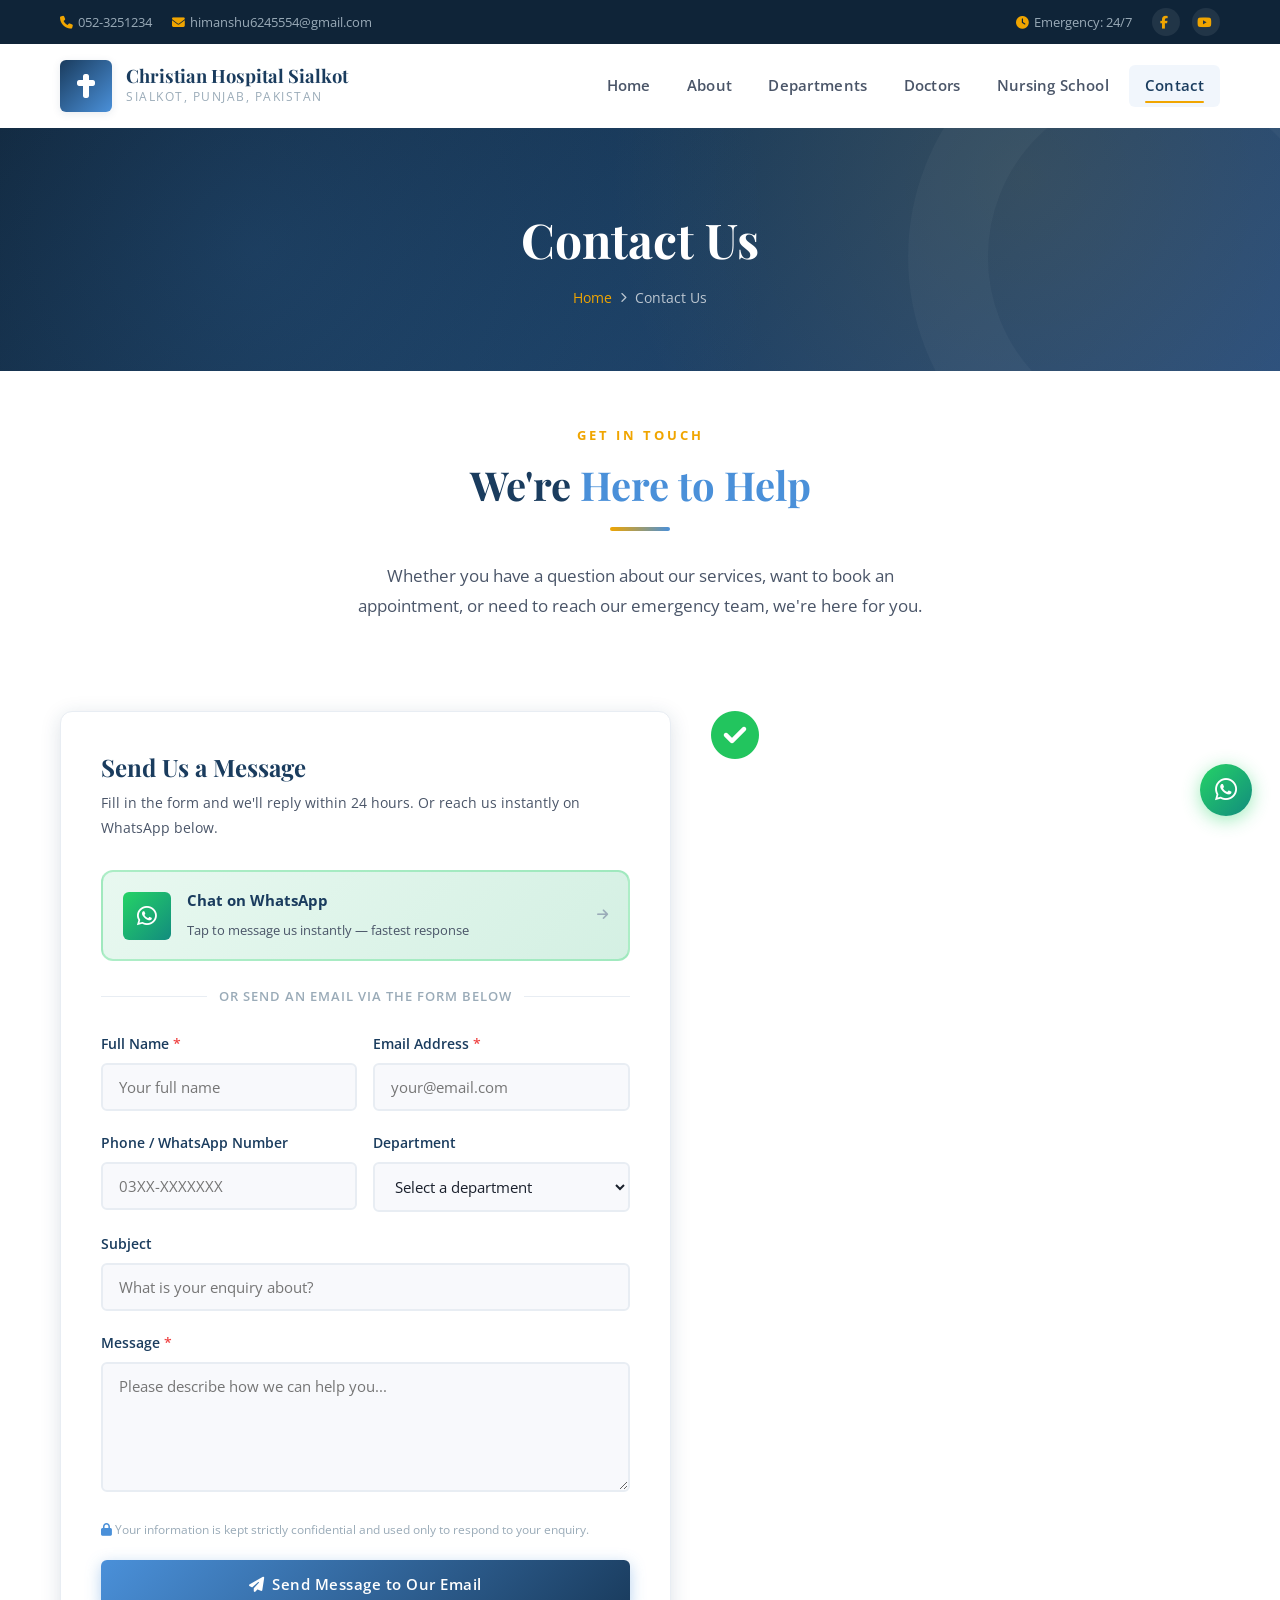
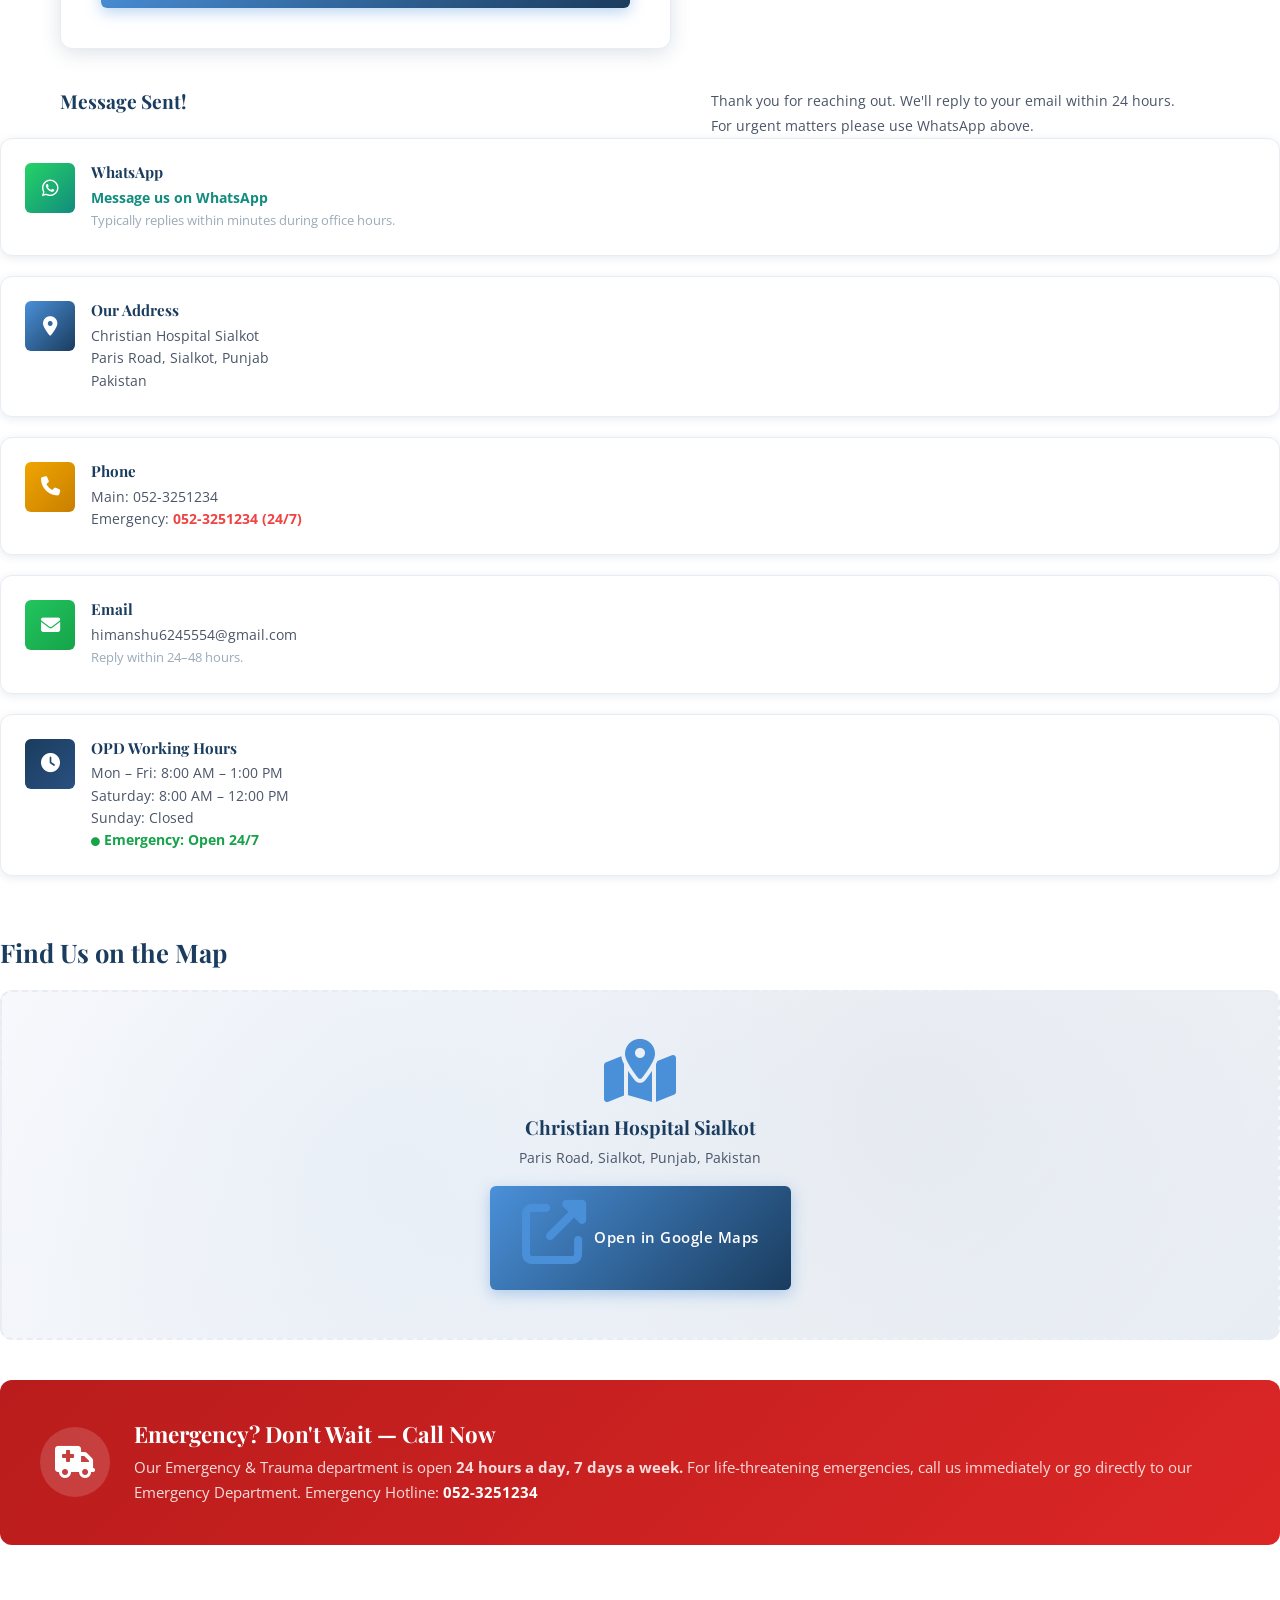
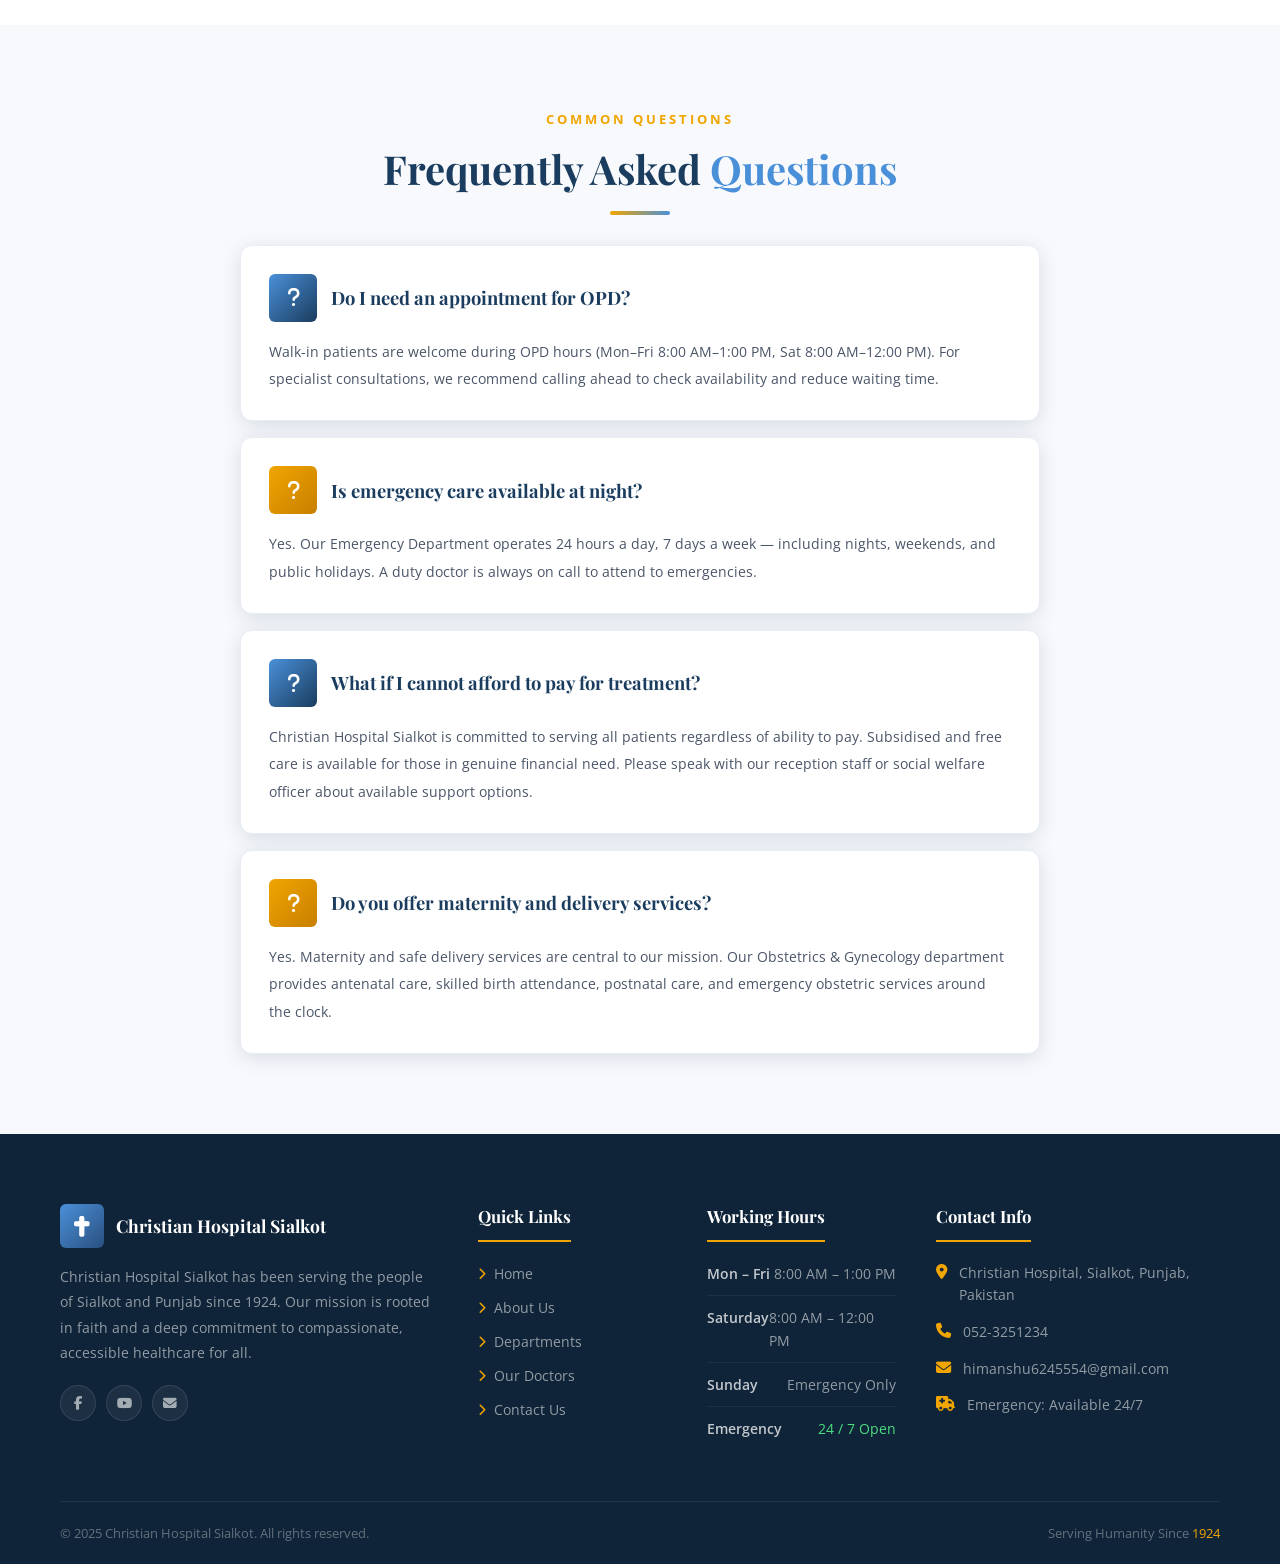
<file: contact.html>
﻿<!DOCTYPE html>
<html lang="en">
<head>
  <meta charset="UTF-8" />
  <meta name="viewport" content="width=device-width, initial-scale=1.0" />
  <meta name="description" content="Contact Christian Hospital Sialkot — address, phone, email, and OPD hours. Emergency services available 24/7. Sialkot, Punjab, Pakistan." />
  <title>Contact Us | Christian Hospital Sialkot</title>
  <link rel="preconnect" href="https://fonts.googleapis.com" />
  <link rel="preconnect" href="https://fonts.gstatic.com" crossorigin />
  <link href="https://fonts.googleapis.com/css2?family=Playfair+Display:ital,wght@0,400;0,600;0,700;0,800;1,400;1,700&family=Open+Sans:wght@300;400;600;700&display=swap" rel="stylesheet" />
  <link rel="stylesheet" href="https://cdnjs.cloudflare.com/ajax/libs/font-awesome/6.5.0/css/all.min.css" />
  <link rel="stylesheet" href="css/style.css" />
  <link rel="stylesheet" href="css/responsive.css" />
</head>
<body>

  <!-- TOP BAR -->
  <div class="top-bar">
    <div class="container">
      <div class="top-bar-inner">
        <div class="top-bar-left">
          <a href="tel:0523251234"><i class="fa-solid fa-phone"></i>052-3251234</a>
          <a href="mailto:himanshu6245554@gmail.com"><i class="fa-solid fa-envelope"></i>himanshu6245554@gmail.com</a>
        </div>
        <div class="top-bar-right">
          <span><i class="fa-solid fa-clock"></i>Emergency: 24/7</span>
          <div class="social-links">
            <a href="#" aria-label="Facebook"><i class="fa-brands fa-facebook-f"></i></a>
            <a href="#" aria-label="YouTube"><i class="fa-brands fa-youtube"></i></a>
          </div>
        </div>
      </div>
    </div>
  </div>

  <!-- HEADER -->
  <header class="site-header" id="siteHeader">
    <div class="container">
      <div class="header-inner">
        <a href="index.html" class="logo">
          <div class="logo-icon"><i class="fa-solid fa-cross"></i></div>
          <div class="logo-text">
            <span class="hospital-name">Christian Hospital Sialkot</span>
            <span class="hospital-sub">Sialkot, Punjab, Pakistan</span>
          </div>
        </a>
        <button class="hamburger" aria-label="Toggle navigation" aria-expanded="false">
          <span></span><span></span><span></span>
        </button>
        <nav class="main-nav" id="mainNav" aria-label="Main navigation">
          <a href="index.html">Home</a>
          <a href="about.html">About</a>
          <a href="departments.html">Departments</a>
          <a href="doctors.html">Doctors</a>
          <a href="nursing-school.html">Nursing School</a>
          <a href="contact.html" class="active">Contact</a>
        </nav>
      </div>
    </div>
  </header>

  <!-- PAGE HERO -->
  <section class="page-hero">
    <div class="container">
      <div class="page-hero-content">
        <h1>Contact Us</h1>
        <nav class="breadcrumb" aria-label="Breadcrumb">
          <a href="index.html">Home</a>
          <i class="fa-solid fa-chevron-right"></i>
          <span>Contact Us</span>
        </nav>
      </div>
    </div>
  </section>

  <!-- INTRO -->
  <section class="section-padding-sm">
    <div class="container text-center reveal">
      <span class="section-label">Get In Touch</span>
      <h2 class="section-title">We're <span>Here to Help</span></h2>
      <div class="divider"></div>
      <p class="section-subtitle">Whether you have a question about our services, want to book an appointment, or need to reach our emergency team, we're here for you.</p>
    </div>
  </section>

  <!-- CONTACT FORM + INFO -->
  <section class="section-padding" style="padding-top: 0;">
    <div class="container">
      <div class="contact-grid">

        <!-- Contact Form — FormSubmit.co delivers directly to himanshu6245554@gmail.com -->
        <div class="contact-form-card reveal">
          <h3>Send Us a Message</h3>
          <p class="subtitle">Fill in the form and we'll reply within 24 hours. Or reach us instantly on WhatsApp below.</p>

          <!-- WhatsApp quick button above the form -->
          <a href="https://wa.me/923094829109?text=Assalam%20o%20Alaikum%2C%20I%20have%20an%20enquiry%20about%20Christian%20Hospital%20Sialkot."
             target="_blank" rel="noopener noreferrer"
             class="btn-contact-block whatsapp" style="margin-bottom:24px;">
            <div class="bcb-icon"><i class="fa-brands fa-whatsapp"></i></div>
            <div class="bcb-text">
              <strong>Chat on WhatsApp</strong>
              <span>Tap to message us instantly — fastest response</span>
            </div>
            <i class="fa-solid fa-arrow-right bcb-arrow"></i>
          </a>

          <div class="form-divider">
            <span>or send an email via the form below</span>
          </div>

          <!-- FormSubmit.co — no account needed, email goes to himanshu6245554@gmail.com -->
          <form id="contactForm"
                action="https://formsubmit.co/himanshu6245554@gmail.com"
                method="POST"
                novalidate>

            <!-- FormSubmit config: disable captcha, set subject, redirect back to same page -->
            <input type="hidden" name="_captcha"  value="false" />
            <input type="hidden" name="_subject"  value="New Enquiry — Christian Hospital Sialkot" />
            <input type="hidden" name="_next"     value="" id="nextField" />
            <input type="hidden" name="_template" value="table" />

            <div class="form-row">
              <div class="form-group">
                <label for="name">Full Name <span style="color:#ef4444">*</span></label>
                <input type="text" id="name" name="name" placeholder="Your full name" required />
              </div>
              <div class="form-group">
                <label for="email">Email Address <span style="color:#ef4444">*</span></label>
                <input type="email" id="email" name="email" placeholder="your@email.com" required />
              </div>
            </div>

            <div class="form-row">
              <div class="form-group">
                <label for="phone">Phone / WhatsApp Number</label>
                <input type="tel" id="phone" name="phone" placeholder="03XX-XXXXXXX" />
              </div>
              <div class="form-group">
                <label for="department">Department</label>
                <select id="department" name="department">
                  <option value="">Select a department</option>
                  <option>Obstetrics &amp; Gynecology</option>
                  <option>Pediatrics</option>
                  <option>General Surgery</option>
                  <option>General Medicine</option>
                  <option>Orthopedics</option>
                  <option>Ophthalmology</option>
                  <option>Emergency</option>
                  <option>Laboratory &amp; Radiology</option>
                  <option>Nursing School Admissions</option>
                  <option>General Inquiry</option>
                </select>
              </div>
            </div>

            <div class="form-group">
              <label for="subject">Subject</label>
              <input type="text" id="subject" name="subject" placeholder="What is your enquiry about?" />
            </div>

            <div class="form-group">
              <label for="message">Message <span style="color:#ef4444">*</span></label>
              <textarea id="message" name="message" placeholder="Please describe how we can help you..." required></textarea>
            </div>

            <p style="font-size:0.78rem; color:var(--mid-gray); margin-bottom:20px; line-height:1.6;">
              <i class="fa-solid fa-lock" style="color:var(--accent);"></i>
              Your information is kept strictly confidential and used only to respond to your enquiry.
            </p>

            <button type="submit" class="btn btn-primary" style="width:100%; justify-content:center;" id="contactSubmitBtn">
              <i class="fa-solid fa-paper-plane"></i>Send Message to Our Email
            </button>
          </form>

          <!-- Success state -->
          <div id="contactSuccess" style="display:none; text-align:center; padding:30px 10px;">
            <i class="fa-solid fa-circle-check" style="font-size:3rem; color:#22c55e; display:block; margin-bottom:14px;"></i>
            <h4 style="color:var(--primary); margin-bottom:8px;">Message Sent!</h4>
            <p style="font-size:0.9rem; color:var(--text-body); margin:0;">Thank you for reaching out. We'll reply to your email within 24 hours.<br>For urgent matters please use WhatsApp above.</p>
          </div>
        </div>
            <i class="fa-solid fa-circle-check" style="font-size:3rem; color:#22c55e; display:block; margin-bottom:14px;"></i>
            <h4 style="color:var(--primary); margin-bottom:8px;">Message Sent!</h4>
            <p style="font-size:0.9rem; color:var(--text-body); margin:0;">Thank you for reaching out. We'll reply to your email within 24 hours.<br>For urgent matters please use WhatsApp above.</p>
          </div>
        </div>

        <!-- Contact Info Cards -->
        <div class="contact-info-stack">

          <div class="contact-info-card reveal">
            <div class="contact-info-icon" style="background:linear-gradient(135deg,#25d366,#128c7e); color:#fff;">
              <i class="fa-brands fa-whatsapp"></i>
            </div>
            <div class="contact-info-content">
              <h4>WhatsApp</h4>
              <p>
                <a href="https://wa.me/923094829109?text=Assalam%20o%20Alaikum%2C%20I%20have%20an%20enquiry." target="_blank" rel="noopener noreferrer" style="color:#128c7e; font-weight:700;">
                  Message us on WhatsApp
                </a><br>
                <span style="font-size:0.8rem; color:var(--mid-gray);">Typically replies within minutes during office hours.</span>
              </p>
            </div>
          </div>

          <div class="contact-info-card reveal">
            <div class="contact-info-icon blue"><i class="fa-solid fa-location-dot"></i></div>
            <div class="contact-info-content">
              <h4>Our Address</h4>
              <p>Christian Hospital Sialkot<br>
              Paris Road, Sialkot, Punjab<br>
              Pakistan</p>
            </div>
          </div>

          <div class="contact-info-card reveal">
            <div class="contact-info-icon gold"><i class="fa-solid fa-phone"></i></div>
            <div class="contact-info-content">
              <h4>Phone</h4>
              <p>Main: <a href="tel:0523251234">052-3251234</a><br>
              Emergency: <a href="tel:0523251234" style="color:#ef4444; font-weight:700;">052-3251234 (24/7)</a></p>
            </div>
          </div>

          <div class="contact-info-card reveal">
            <div class="contact-info-icon green"><i class="fa-solid fa-envelope"></i></div>
            <div class="contact-info-content">
              <h4>Email</h4>
              <p><a href="mailto:himanshu6245554@gmail.com">himanshu6245554@gmail.com</a><br>
              <span style="font-size:0.8rem; color:var(--mid-gray);">Reply within 24–48 hours.</span></p>
            </div>
          </div>

          <div class="contact-info-card reveal">
            <div class="contact-info-icon blue" style="background:linear-gradient(135deg,#1a3c5e,#2a5080);"><i class="fa-solid fa-clock"></i></div>
            <div class="contact-info-content">
              <h4>OPD Working Hours</h4>
              <p>Mon – Fri: 8:00 AM – 1:00 PM<br>
              Saturday: 8:00 AM – 12:00 PM<br>
              Sunday: Closed<br>
              <span style="color:#16a34a; font-weight:700;"><i class="fa-solid fa-circle" style="font-size:0.55rem;"></i> Emergency: Open 24/7</span></p>
            </div>
          </div>

        </div>
      </div>

      <!-- Map Section -->
      <div class="map-section reveal">
        <h3 style="margin-bottom: 20px;">Find Us on the Map</h3>
        <div class="map-placeholder">
          <div class="map-icon-wrap">
            <i class="fa-solid fa-map-location-dot"></i>
            <h4>Christian Hospital Sialkot</h4>
            <p>Paris Road, Sialkot, Punjab, Pakistan</p>
            <a href="https://maps.google.com/?q=Christian+Hospital+Sialkot+Pakistan" target="_blank" rel="noopener noreferrer" class="btn btn-primary" style="margin-top: 16px; display:inline-flex;">
              <i class="fa-solid fa-external-link-alt"></i>Open in Google Maps
            </a>
          </div>
        </div>
      </div>

      <!-- Emergency Banner -->
      <div class="emergency-banner reveal">
        <div class="emergency-icon">
          <i class="fa-solid fa-truck-medical"></i>
        </div>
        <div class="emergency-content">
          <h3>Emergency? Don't Wait — Call Now</h3>
          <p>
            Our Emergency &amp; Trauma department is open <strong>24 hours a day, 7 days a week.</strong>
            For life-threatening emergencies, call us immediately or go directly to our Emergency Department.
            Emergency Hotline: <a href="tel:0523251234">052-3251234</a>
          </p>
        </div>
      </div>
    </div>
  </section>

  <!-- FAQ SECTION -->
  <section class="section-padding bg-light">
    <div class="container">
      <div class="text-center reveal">
        <span class="section-label">Common Questions</span>
        <h2 class="section-title">Frequently Asked <span>Questions</span></h2>
        <div class="divider"></div>
      </div>
      <div style="max-width:800px; margin:0 auto; display:flex; flex-direction:column; gap:16px;">

        <div class="info-card reveal">
          <div class="info-card-header">
            <div class="info-card-icon blue"><i class="fa-solid fa-question"></i></div>
            <div class="info-card-title">Do I need an appointment for OPD?</div>
          </div>
          <div class="info-card-body">
            <p style="margin:0;">Walk-in patients are welcome during OPD hours (Mon–Fri 8:00 AM–1:00 PM, Sat 8:00 AM–12:00 PM). For specialist consultations, we recommend calling ahead to check availability and reduce waiting time.</p>
          </div>
        </div>

        <div class="info-card reveal">
          <div class="info-card-header">
            <div class="info-card-icon gold"><i class="fa-solid fa-question"></i></div>
            <div class="info-card-title">Is emergency care available at night?</div>
          </div>
          <div class="info-card-body">
            <p style="margin:0;">Yes. Our Emergency Department operates 24 hours a day, 7 days a week — including nights, weekends, and public holidays. A duty doctor is always on call to attend to emergencies.</p>
          </div>
        </div>

        <div class="info-card reveal">
          <div class="info-card-header">
            <div class="info-card-icon blue"><i class="fa-solid fa-question"></i></div>
            <div class="info-card-title">What if I cannot afford to pay for treatment?</div>
          </div>
          <div class="info-card-body">
            <p style="margin:0;">Christian Hospital Sialkot is committed to serving all patients regardless of ability to pay. Subsidised and free care is available for those in genuine financial need. Please speak with our reception staff or social welfare officer about available support options.</p>
          </div>
        </div>

        <div class="info-card reveal">
          <div class="info-card-header">
            <div class="info-card-icon gold"><i class="fa-solid fa-question"></i></div>
            <div class="info-card-title">Do you offer maternity and delivery services?</div>
          </div>
          <div class="info-card-body">
            <p style="margin:0;">Yes. Maternity and safe delivery services are central to our mission. Our Obstetrics &amp; Gynecology department provides antenatal care, skilled birth attendance, postnatal care, and emergency obstetric services around the clock.</p>
          </div>
        </div>

      </div>
    </div>
  </section>

  <!-- FOOTER -->
  <footer class="site-footer">
    <div class="container">
      <div class="footer-grid">
        <div class="footer-col">
          <div class="footer-logo">
            <div class="footer-logo-icon"><i class="fa-solid fa-cross"></i></div>
            <span class="footer-logo-text">Christian Hospital Sialkot</span>
          </div>
          <p class="footer-about-text">Christian Hospital Sialkot has been serving the people of Sialkot and Punjab since 1924. Our mission is rooted in faith and a deep commitment to compassionate, accessible healthcare for all.</p>
          <div class="footer-social">
            <a href="#" aria-label="Facebook"><i class="fa-brands fa-facebook-f"></i></a>
            <a href="#" aria-label="YouTube"><i class="fa-brands fa-youtube"></i></a>
            <a href="mailto:himanshu6245554@gmail.com" aria-label="Email"><i class="fa-solid fa-envelope"></i></a>
          </div>
        </div>
        <div class="footer-col">
          <h4>Quick Links</h4>
          <ul class="footer-links">
            <li><a href="index.html"><i class="fa-solid fa-chevron-right"></i>Home</a></li>
            <li><a href="about.html"><i class="fa-solid fa-chevron-right"></i>About Us</a></li>
            <li><a href="departments.html"><i class="fa-solid fa-chevron-right"></i>Departments</a></li>
            <li><a href="doctors.html"><i class="fa-solid fa-chevron-right"></i>Our Doctors</a></li>
            <li><a href="contact.html"><i class="fa-solid fa-chevron-right"></i>Contact Us</a></li>
          </ul>
        </div>
        <div class="footer-col">
          <h4>Working Hours</h4>
          <div class="footer-hours">
            <div class="hour-row"><span>Mon – Fri</span><span>8:00 AM – 1:00 PM</span></div>
            <div class="hour-row"><span>Saturday</span><span>8:00 AM – 12:00 PM</span></div>
            <div class="hour-row"><span>Sunday</span><span>Emergency Only</span></div>
            <div class="hour-row"><span>Emergency</span><span class="open">24 / 7 Open</span></div>
          </div>
        </div>
        <div class="footer-col">
          <h4>Contact Info</h4>
          <div class="footer-contact-info">
            <div class="contact-item"><i class="fa-solid fa-location-dot"></i><span>Christian Hospital, Sialkot, Punjab, Pakistan</span></div>
            <div class="contact-item"><i class="fa-solid fa-phone"></i><a href="tel:0523251234">052-3251234</a></div>
            <div class="contact-item"><i class="fa-solid fa-envelope"></i><a href="mailto:himanshu6245554@gmail.com">himanshu6245554@gmail.com</a></div>
            <div class="contact-item"><i class="fa-solid fa-truck-medical"></i><span>Emergency: Available 24/7</span></div>
          </div>
        </div>
      </div>
    </div>
    <div class="footer-bottom">
      <div class="container">
        <div class="footer-bottom-inner">
          <span>&copy; 2025 Christian Hospital Sialkot. All rights reserved.</span>
          <span>Serving Humanity Since <a href="about.html">1924</a></span>
        </div>
      </div>
    </div>
  </footer>

  <!-- Floating WhatsApp Button -->
  <a href="https://wa.me/923094829109?text=Assalam%20o%20Alaikum%2C%20I%20have%20an%20enquiry%20about%20Christian%20Hospital%20Sialkot."
     target="_blank" rel="noopener noreferrer"
     class="whatsapp-float" aria-label="Chat on WhatsApp">
    <i class="fa-brands fa-whatsapp"></i>
  </a>

  <button id="backToTop" aria-label="Back to top" style="
    position:fixed;bottom:28px;right:28px;z-index:999;
    width:46px;height:46px;border-radius:50%;
    background:linear-gradient(135deg,var(--accent),var(--primary));
    color:white;border:none;cursor:pointer;
    box-shadow:0 4px 15px rgba(74,144,217,0.4);font-size:1.1rem;
    opacity:0;pointer-events:none;transform:translateY(10px);
    transition:opacity 0.3s,transform 0.3s;
    display:flex;align-items:center;justify-content:center;">
    <i class="fa-solid fa-chevron-up"></i>
  </button>

  <script src="js/main.js"></script>
</body>
</html>
</file>
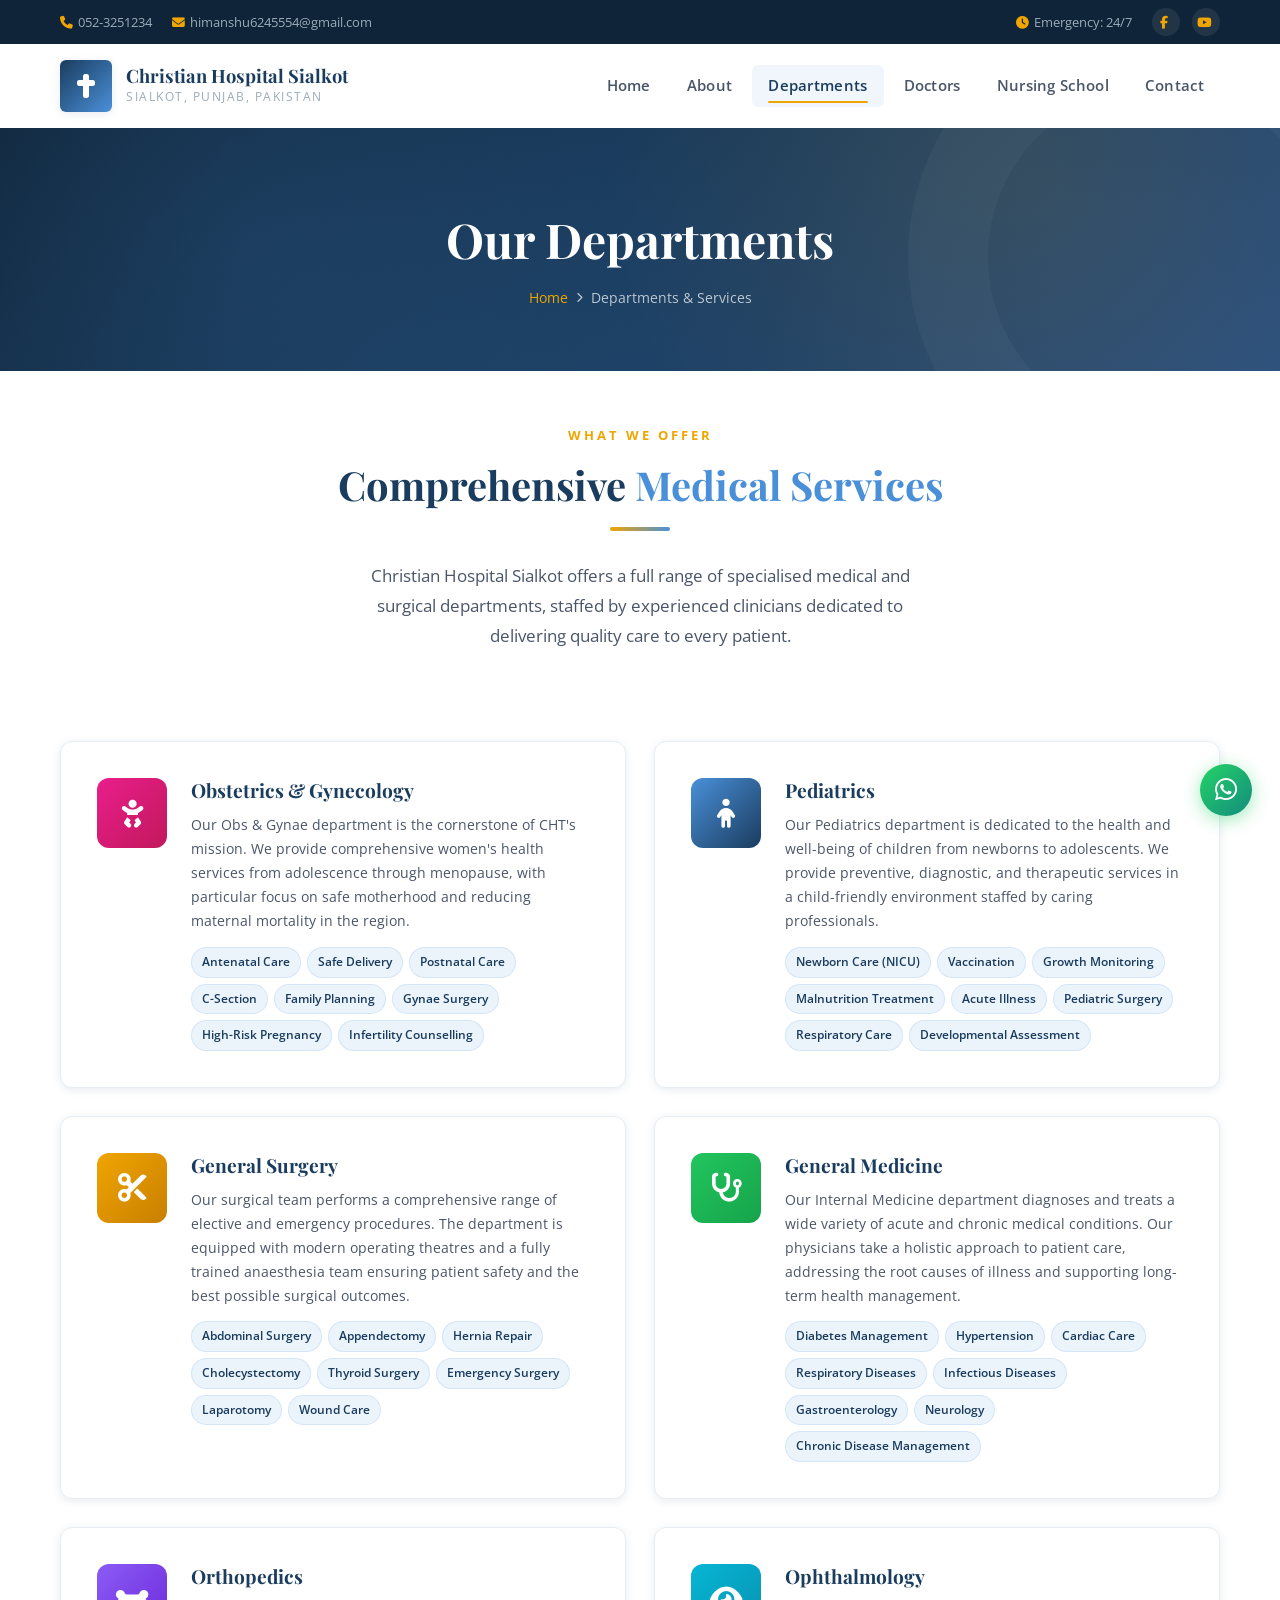
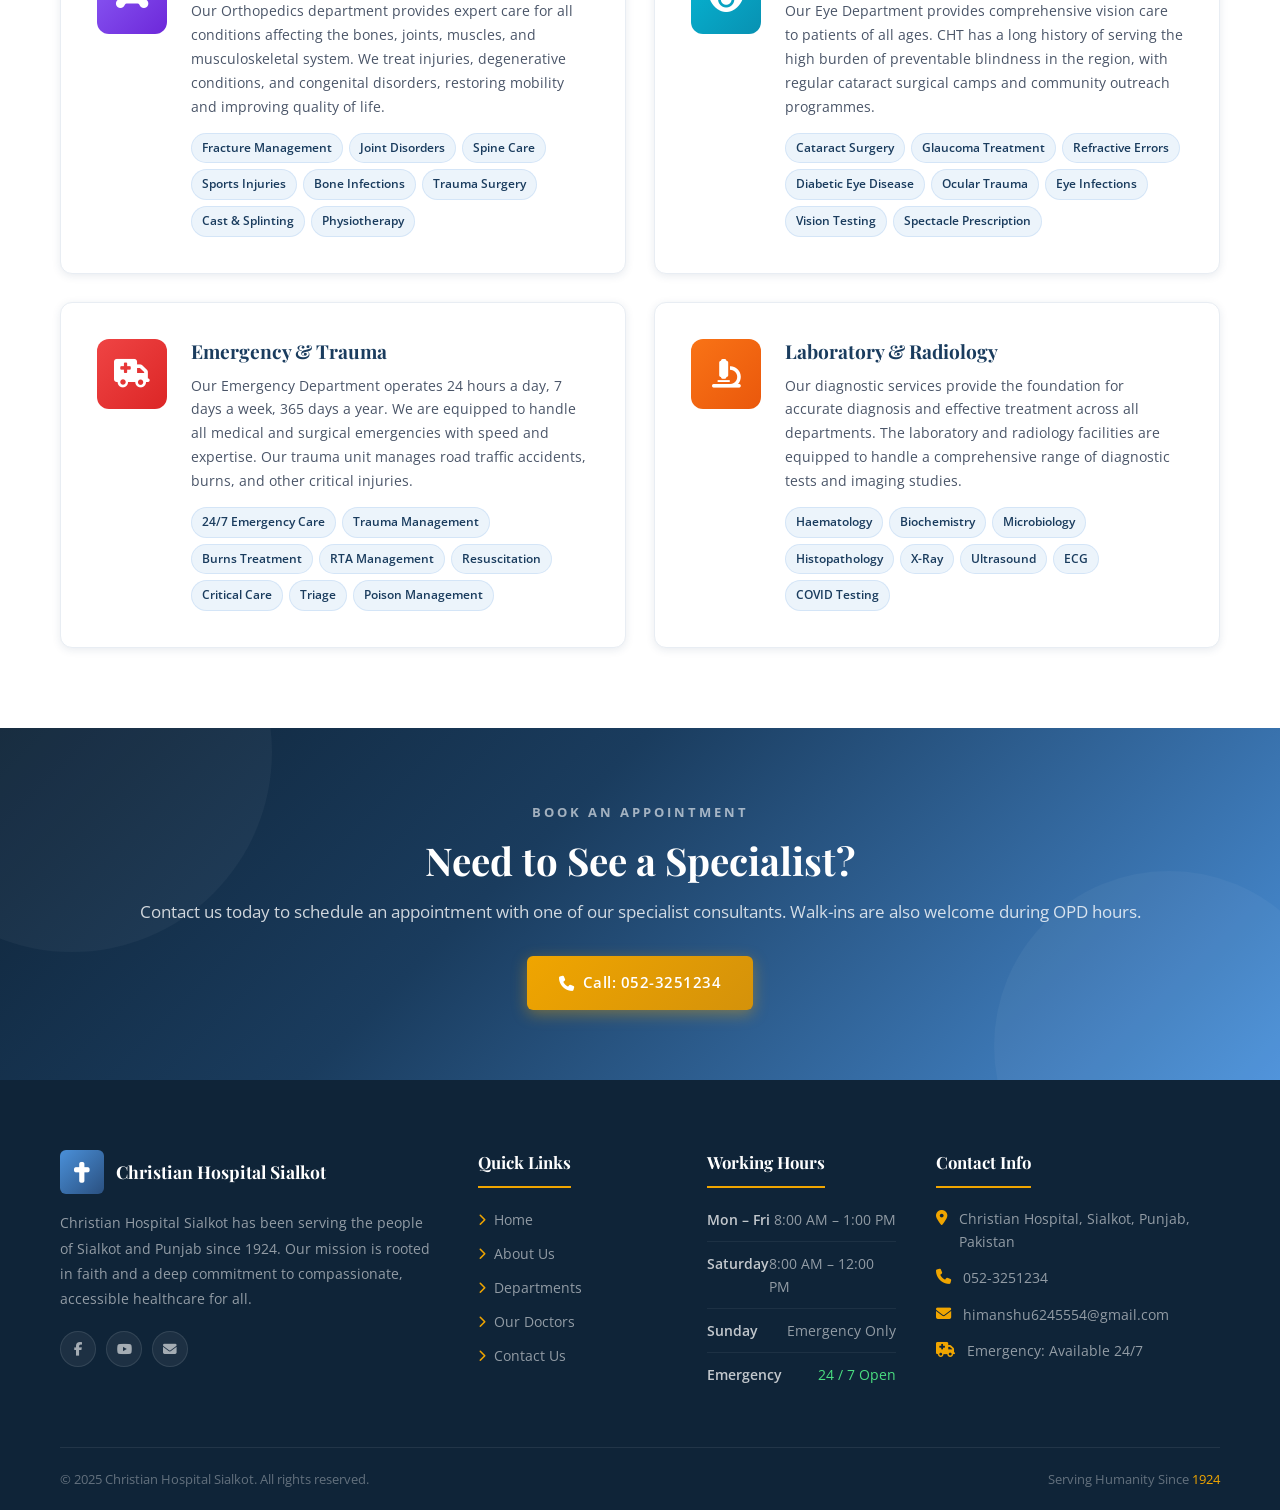
<file: departments.html>
﻿<!DOCTYPE html>
<html lang="en">
<head>
  <meta charset="UTF-8" />
  <meta name="viewport" content="width=device-width, initial-scale=1.0" />
  <meta name="description" content="Explore all departments at Christian Hospital Sialkot — Obstetrics, Gynecology, Pediatrics, Surgery, General Medicine, Orthopedics, Ophthalmology, Emergency, and Lab services." />
  <title>Departments &amp; Services | Christian Hospital Sialkot</title>
  <link rel="preconnect" href="https://fonts.googleapis.com" />
  <link rel="preconnect" href="https://fonts.gstatic.com" crossorigin />
  <link href="https://fonts.googleapis.com/css2?family=Playfair+Display:ital,wght@0,400;0,600;0,700;0,800;1,400;1,700&family=Open+Sans:wght@300;400;600;700&display=swap" rel="stylesheet" />
  <link rel="stylesheet" href="https://cdnjs.cloudflare.com/ajax/libs/font-awesome/6.5.0/css/all.min.css" />
  <link rel="stylesheet" href="css/style.css" />
  <link rel="stylesheet" href="css/responsive.css" />
</head>
<body>

  <!-- TOP BAR -->
  <div class="top-bar">
    <div class="container">
      <div class="top-bar-inner">
        <div class="top-bar-left">
          <a href="tel:0523251234"><i class="fa-solid fa-phone"></i>052-3251234</a>
          <a href="mailto:himanshu6245554@gmail.com"><i class="fa-solid fa-envelope"></i>himanshu6245554@gmail.com</a>
        </div>
        <div class="top-bar-right">
          <span><i class="fa-solid fa-clock"></i>Emergency: 24/7</span>
          <div class="social-links">
            <a href="#" aria-label="Facebook"><i class="fa-brands fa-facebook-f"></i></a>
            <a href="#" aria-label="YouTube"><i class="fa-brands fa-youtube"></i></a>
          </div>
        </div>
      </div>
    </div>
  </div>

  <!-- HEADER -->
  <header class="site-header" id="siteHeader">
    <div class="container">
      <div class="header-inner">
        <a href="index.html" class="logo">
          <div class="logo-icon"><i class="fa-solid fa-cross"></i></div>
          <div class="logo-text">
            <span class="hospital-name">Christian Hospital Sialkot</span>
            <span class="hospital-sub">Sialkot, Punjab, Pakistan</span>
          </div>
        </a>
        <button class="hamburger" aria-label="Toggle navigation" aria-expanded="false">
          <span></span><span></span><span></span>
        </button>
        <nav class="main-nav" id="mainNav" aria-label="Main navigation">
          <a href="index.html">Home</a>
          <a href="about.html">About</a>
          <a href="departments.html" class="active">Departments</a>
          <a href="doctors.html">Doctors</a>
          <a href="nursing-school.html">Nursing School</a>
          <a href="contact.html">Contact</a>
        </nav>
      </div>
    </div>
  </header>

  <!-- PAGE HERO -->
  <section class="page-hero">
    <div class="container">
      <div class="page-hero-content">
        <h1>Our Departments</h1>
        <nav class="breadcrumb" aria-label="Breadcrumb">
          <a href="index.html">Home</a>
          <i class="fa-solid fa-chevron-right"></i>
          <span>Departments &amp; Services</span>
        </nav>
      </div>
    </div>
  </section>

  <!-- INTRO -->
  <section class="section-padding-sm">
    <div class="container text-center reveal">
      <span class="section-label">What We Offer</span>
      <h2 class="section-title">Comprehensive <span>Medical Services</span></h2>
      <div class="divider"></div>
      <p class="section-subtitle">Christian Hospital Sialkot offers a full range of specialised medical and surgical departments, staffed by experienced clinicians dedicated to delivering quality care to every patient.</p>
    </div>
  </section>

  <!-- DEPARTMENTS GRID -->
  <section class="section-padding" style="padding-top:0;">
    <div class="container">
      <div class="dept-full-grid">

        <!-- 1. Obstetrics & Gynecology -->
        <div class="dept-full-card reveal">
          <div class="dept-full-icon" style="background: linear-gradient(135deg,#e91e8c,#c2185b);">
            <i class="fa-solid fa-baby"></i>
          </div>
          <div class="dept-full-body">
            <h3>Obstetrics &amp; Gynecology</h3>
            <p>Our Obs &amp; Gynae department is the cornerstone of CHT's mission. We provide comprehensive women's health services from adolescence through menopause, with particular focus on safe motherhood and reducing maternal mortality in the region.</p>
            <div class="dept-services-list">
              <span>Antenatal Care</span>
              <span>Safe Delivery</span>
              <span>Postnatal Care</span>
              <span>C-Section</span>
              <span>Family Planning</span>
              <span>Gynae Surgery</span>
              <span>High-Risk Pregnancy</span>
              <span>Infertility Counselling</span>
            </div>
          </div>
        </div>

        <!-- 2. Pediatrics -->
        <div class="dept-full-card reveal">
          <div class="dept-full-icon" style="background: linear-gradient(135deg,#4a90d9,#1a3c5e);">
            <i class="fa-solid fa-child"></i>
          </div>
          <div class="dept-full-body">
            <h3>Pediatrics</h3>
            <p>Our Pediatrics department is dedicated to the health and well-being of children from newborns to adolescents. We provide preventive, diagnostic, and therapeutic services in a child-friendly environment staffed by caring professionals.</p>
            <div class="dept-services-list">
              <span>Newborn Care (NICU)</span>
              <span>Vaccination</span>
              <span>Growth Monitoring</span>
              <span>Malnutrition Treatment</span>
              <span>Acute Illness</span>
              <span>Pediatric Surgery</span>
              <span>Respiratory Care</span>
              <span>Developmental Assessment</span>
            </div>
          </div>
        </div>

        <!-- 3. General Surgery -->
        <div class="dept-full-card reveal">
          <div class="dept-full-icon" style="background: linear-gradient(135deg,#f0a500,#c87f00);">
            <i class="fa-solid fa-scissors"></i>
          </div>
          <div class="dept-full-body">
            <h3>General Surgery</h3>
            <p>Our surgical team performs a comprehensive range of elective and emergency procedures. The department is equipped with modern operating theatres and a fully trained anaesthesia team ensuring patient safety and the best possible surgical outcomes.</p>
            <div class="dept-services-list">
              <span>Abdominal Surgery</span>
              <span>Appendectomy</span>
              <span>Hernia Repair</span>
              <span>Cholecystectomy</span>
              <span>Thyroid Surgery</span>
              <span>Emergency Surgery</span>
              <span>Laparotomy</span>
              <span>Wound Care</span>
            </div>
          </div>
        </div>

        <!-- 4. General Medicine -->
        <div class="dept-full-card reveal">
          <div class="dept-full-icon" style="background: linear-gradient(135deg,#22c55e,#16a34a);">
            <i class="fa-solid fa-stethoscope"></i>
          </div>
          <div class="dept-full-body">
            <h3>General Medicine</h3>
            <p>Our Internal Medicine department diagnoses and treats a wide variety of acute and chronic medical conditions. Our physicians take a holistic approach to patient care, addressing the root causes of illness and supporting long-term health management.</p>
            <div class="dept-services-list">
              <span>Diabetes Management</span>
              <span>Hypertension</span>
              <span>Cardiac Care</span>
              <span>Respiratory Diseases</span>
              <span>Infectious Diseases</span>
              <span>Gastroenterology</span>
              <span>Neurology</span>
              <span>Chronic Disease Management</span>
            </div>
          </div>
        </div>

        <!-- 5. Orthopedics -->
        <div class="dept-full-card reveal">
          <div class="dept-full-icon" style="background: linear-gradient(135deg,#8b5cf6,#6d28d9);">
            <i class="fa-solid fa-bone"></i>
          </div>
          <div class="dept-full-body">
            <h3>Orthopedics</h3>
            <p>Our Orthopedics department provides expert care for all conditions affecting the bones, joints, muscles, and musculoskeletal system. We treat injuries, degenerative conditions, and congenital disorders, restoring mobility and improving quality of life.</p>
            <div class="dept-services-list">
              <span>Fracture Management</span>
              <span>Joint Disorders</span>
              <span>Spine Care</span>
              <span>Sports Injuries</span>
              <span>Bone Infections</span>
              <span>Trauma Surgery</span>
              <span>Cast &amp; Splinting</span>
              <span>Physiotherapy</span>
            </div>
          </div>
        </div>

        <!-- 6. Ophthalmology -->
        <div class="dept-full-card reveal">
          <div class="dept-full-icon" style="background: linear-gradient(135deg,#06b6d4,#0891b2);">
            <i class="fa-solid fa-eye"></i>
          </div>
          <div class="dept-full-body">
            <h3>Ophthalmology</h3>
            <p>Our Eye Department provides comprehensive vision care to patients of all ages. CHT has a long history of serving the high burden of preventable blindness in the region, with regular cataract surgical camps and community outreach programmes.</p>
            <div class="dept-services-list">
              <span>Cataract Surgery</span>
              <span>Glaucoma Treatment</span>
              <span>Refractive Errors</span>
              <span>Diabetic Eye Disease</span>
              <span>Ocular Trauma</span>
              <span>Eye Infections</span>
              <span>Vision Testing</span>
              <span>Spectacle Prescription</span>
            </div>
          </div>
        </div>

        <!-- 7. Emergency & Trauma -->
        <div class="dept-full-card reveal">
          <div class="dept-full-icon" style="background: linear-gradient(135deg,#ef4444,#dc2626);">
            <i class="fa-solid fa-truck-medical"></i>
          </div>
          <div class="dept-full-body">
            <h3>Emergency &amp; Trauma</h3>
            <p>Our Emergency Department operates 24 hours a day, 7 days a week, 365 days a year. We are equipped to handle all medical and surgical emergencies with speed and expertise. Our trauma unit manages road traffic accidents, burns, and other critical injuries.</p>
            <div class="dept-services-list">
              <span>24/7 Emergency Care</span>
              <span>Trauma Management</span>
              <span>Burns Treatment</span>
              <span>RTA Management</span>
              <span>Resuscitation</span>
              <span>Critical Care</span>
              <span>Triage</span>
              <span>Poison Management</span>
            </div>
          </div>
        </div>

        <!-- 8. Laboratory & Radiology -->
        <div class="dept-full-card reveal">
          <div class="dept-full-icon" style="background: linear-gradient(135deg,#f97316,#ea580c);">
            <i class="fa-solid fa-microscope"></i>
          </div>
          <div class="dept-full-body">
            <h3>Laboratory &amp; Radiology</h3>
            <p>Our diagnostic services provide the foundation for accurate diagnosis and effective treatment across all departments. The laboratory and radiology facilities are equipped to handle a comprehensive range of diagnostic tests and imaging studies.</p>
            <div class="dept-services-list">
              <span>Haematology</span>
              <span>Biochemistry</span>
              <span>Microbiology</span>
              <span>Histopathology</span>
              <span>X-Ray</span>
              <span>Ultrasound</span>
              <span>ECG</span>
              <span>COVID Testing</span>
            </div>
          </div>
        </div>

      </div>
    </div>
  </section>

  <!-- APPOINTMENT BANNER -->
  <section class="appointment-banner">
    <div class="container">
      <div class="content reveal">
        <span class="section-label" style="color:rgba(255,255,255,0.6);">Book an Appointment</span>
        <h2>Need to See a Specialist?</h2>
        <p>Contact us today to schedule an appointment with one of our specialist consultants. Walk-ins are also welcome during OPD hours.</p>
        <a href="tel:0523251234" class="btn btn-gold"><i class="fa-solid fa-phone"></i>Call: 052-3251234</a>
      </div>
    </div>
  </section>

  <!-- FOOTER -->
  <footer class="site-footer">
    <div class="container">
      <div class="footer-grid">
        <div class="footer-col">
          <div class="footer-logo">
            <div class="footer-logo-icon"><i class="fa-solid fa-cross"></i></div>
            <span class="footer-logo-text">Christian Hospital Sialkot</span>
          </div>
          <p class="footer-about-text">Christian Hospital Sialkot has been serving the people of Sialkot and Punjab since 1924. Our mission is rooted in faith and a deep commitment to compassionate, accessible healthcare for all.</p>
          <div class="footer-social">
            <a href="#" aria-label="Facebook"><i class="fa-brands fa-facebook-f"></i></a>
            <a href="#" aria-label="YouTube"><i class="fa-brands fa-youtube"></i></a>
            <a href="mailto:himanshu6245554@gmail.com" aria-label="Email"><i class="fa-solid fa-envelope"></i></a>
          </div>
        </div>
        <div class="footer-col">
          <h4>Quick Links</h4>
          <ul class="footer-links">
            <li><a href="index.html"><i class="fa-solid fa-chevron-right"></i>Home</a></li>
            <li><a href="about.html"><i class="fa-solid fa-chevron-right"></i>About Us</a></li>
            <li><a href="departments.html"><i class="fa-solid fa-chevron-right"></i>Departments</a></li>
            <li><a href="doctors.html"><i class="fa-solid fa-chevron-right"></i>Our Doctors</a></li>
            <li><a href="contact.html"><i class="fa-solid fa-chevron-right"></i>Contact Us</a></li>
          </ul>
        </div>
        <div class="footer-col">
          <h4>Working Hours</h4>
          <div class="footer-hours">
            <div class="hour-row"><span>Mon – Fri</span><span>8:00 AM – 1:00 PM</span></div>
            <div class="hour-row"><span>Saturday</span><span>8:00 AM – 12:00 PM</span></div>
            <div class="hour-row"><span>Sunday</span><span>Emergency Only</span></div>
            <div class="hour-row"><span>Emergency</span><span class="open">24 / 7 Open</span></div>
          </div>
        </div>
        <div class="footer-col">
          <h4>Contact Info</h4>
          <div class="footer-contact-info">
            <div class="contact-item"><i class="fa-solid fa-location-dot"></i><span>Christian Hospital, Sialkot, Punjab, Pakistan</span></div>
            <div class="contact-item"><i class="fa-solid fa-phone"></i><a href="tel:0523251234">052-3251234</a></div>
            <div class="contact-item"><i class="fa-solid fa-envelope"></i><a href="mailto:himanshu6245554@gmail.com">himanshu6245554@gmail.com</a></div>
            <div class="contact-item"><i class="fa-solid fa-truck-medical"></i><span>Emergency: Available 24/7</span></div>
          </div>
        </div>
      </div>
    </div>
    <div class="footer-bottom">
      <div class="container">
        <div class="footer-bottom-inner">
          <span>&copy; 2025 Christian Hospital Sialkot. All rights reserved.</span>
          <span>Serving Humanity Since <a href="about.html">1924</a></span>
        </div>
      </div>
    </div>
  </footer>

  <!-- Floating WhatsApp Button -->
  <a href="https://wa.me/923094829109?text=Assalam%20o%20Alaikum%2C%20I%20have%20an%20enquiry%20about%20Christian%20Hospital%20Sialkot."
     target="_blank" rel="noopener noreferrer"
     class="whatsapp-float" aria-label="Chat on WhatsApp">
    <i class="fa-brands fa-whatsapp"></i>
  </a>

  <button id="backToTop" aria-label="Back to top" style="
    position:fixed;bottom:28px;right:28px;z-index:999;
    width:46px;height:46px;border-radius:50%;
    background:linear-gradient(135deg,var(--accent),var(--primary));
    color:white;border:none;cursor:pointer;
    box-shadow:0 4px 15px rgba(74,144,217,0.4);font-size:1.1rem;
    opacity:0;pointer-events:none;transform:translateY(10px);
    transition:opacity 0.3s,transform 0.3s;
    display:flex;align-items:center;justify-content:center;">
    <i class="fa-solid fa-chevron-up"></i>
  </button>

  <script src="js/main.js"></script>
</body>
</html>
</file>
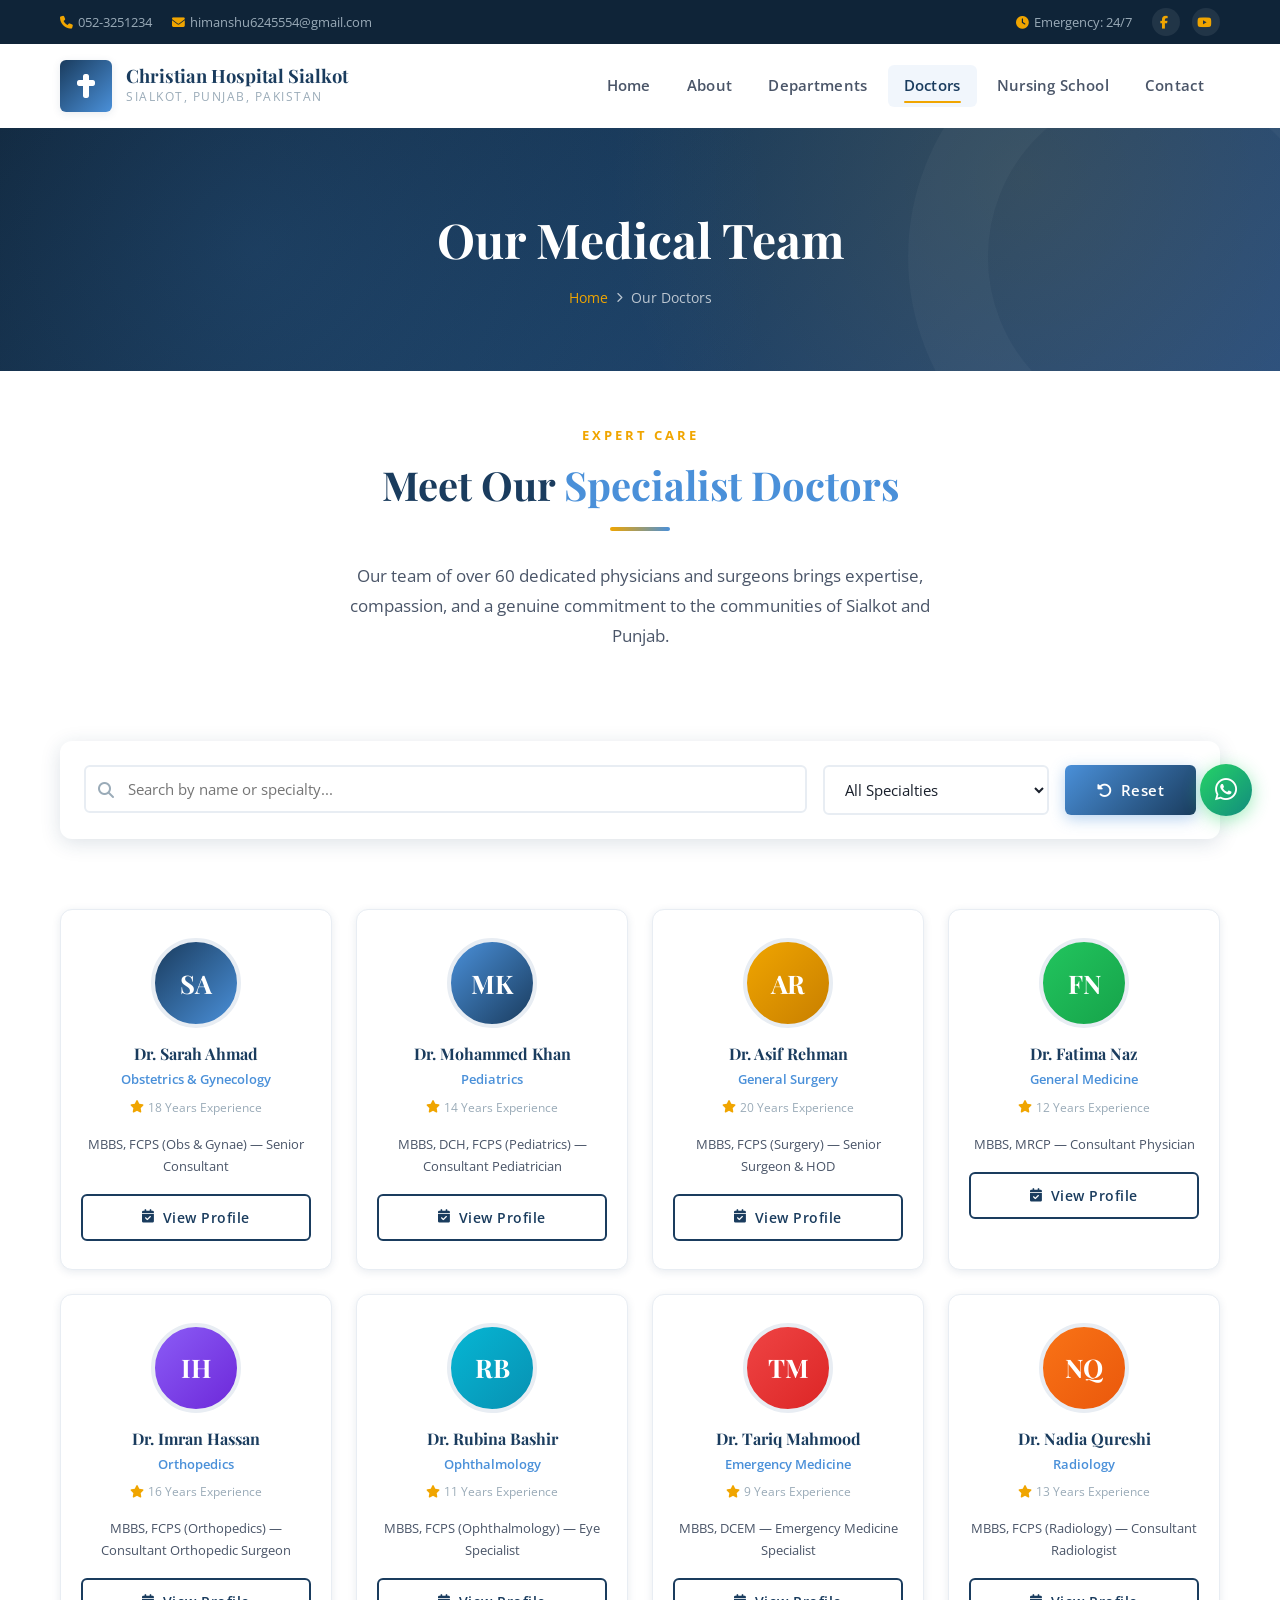
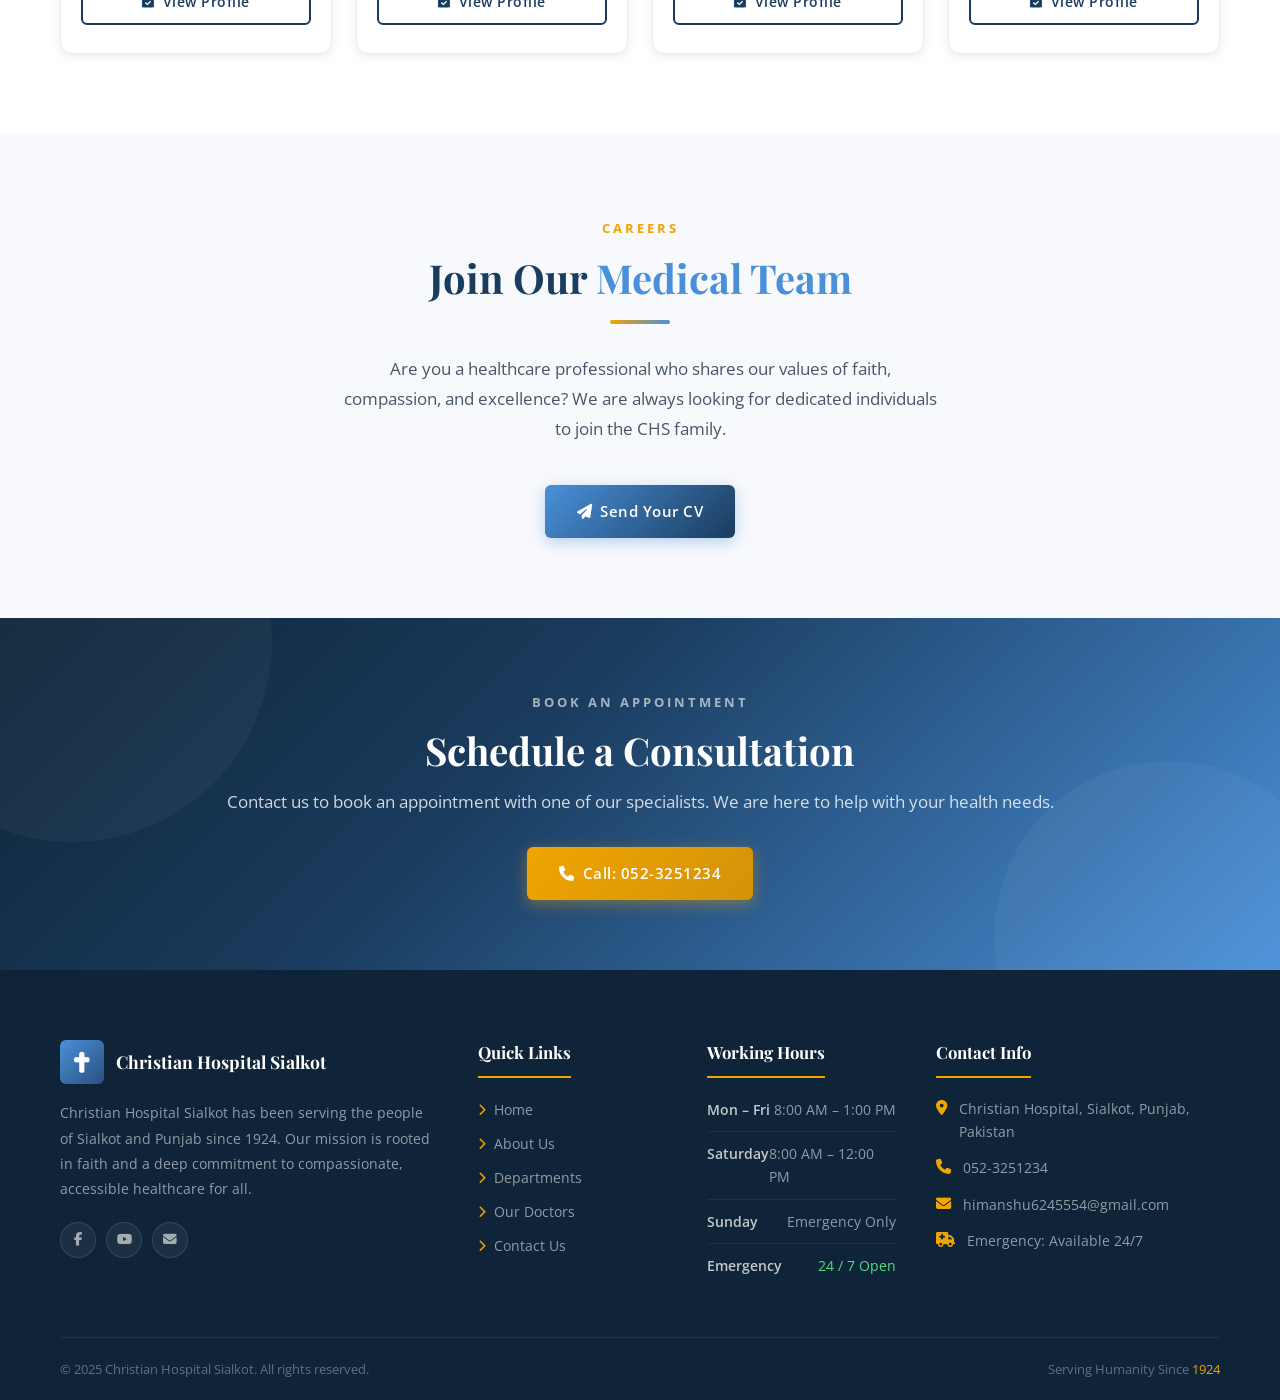
<file: doctors.html>
﻿<!DOCTYPE html>
<html lang="en">
<head>
  <meta charset="UTF-8" />
  <meta name="viewport" content="width=device-width, initial-scale=1.0" />
  <meta name="description" content="Meet the dedicated medical team at Christian Hospital Sialkot — specialist doctors in Obstetrics, Pediatrics, Surgery, Medicine, Orthopedics, and more." />
  <title>Our Doctors | Christian Hospital Sialkot</title>
  <link rel="preconnect" href="https://fonts.googleapis.com" />
  <link rel="preconnect" href="https://fonts.gstatic.com" crossorigin />
  <link href="https://fonts.googleapis.com/css2?family=Playfair+Display:ital,wght@0,400;0,600;0,700;0,800;1,400;1,700&family=Open+Sans:wght@300;400;600;700&display=swap" rel="stylesheet" />
  <link rel="stylesheet" href="https://cdnjs.cloudflare.com/ajax/libs/font-awesome/6.5.0/css/all.min.css" />
  <link rel="stylesheet" href="css/style.css" />
  <link rel="stylesheet" href="css/responsive.css" />
</head>
<body>

  <!-- TOP BAR -->
  <div class="top-bar">
    <div class="container">
      <div class="top-bar-inner">
        <div class="top-bar-left">
          <a href="tel:0523251234"><i class="fa-solid fa-phone"></i>052-3251234</a>
          <a href="mailto:himanshu6245554@gmail.com"><i class="fa-solid fa-envelope"></i>himanshu6245554@gmail.com</a>
        </div>
        <div class="top-bar-right">
          <span><i class="fa-solid fa-clock"></i>Emergency: 24/7</span>
          <div class="social-links">
            <a href="#" aria-label="Facebook"><i class="fa-brands fa-facebook-f"></i></a>
            <a href="#" aria-label="YouTube"><i class="fa-brands fa-youtube"></i></a>
          </div>
        </div>
      </div>
    </div>
  </div>

  <!-- HEADER -->
  <header class="site-header" id="siteHeader">
    <div class="container">
      <div class="header-inner">
        <a href="index.html" class="logo">
          <div class="logo-icon"><i class="fa-solid fa-cross"></i></div>
          <div class="logo-text">
            <span class="hospital-name">Christian Hospital Sialkot</span>
            <span class="hospital-sub">Sialkot, Punjab, Pakistan</span>
          </div>
        </a>
        <button class="hamburger" aria-label="Toggle navigation" aria-expanded="false">
          <span></span><span></span><span></span>
        </button>
        <nav class="main-nav" id="mainNav" aria-label="Main navigation">
          <a href="index.html">Home</a>
          <a href="about.html">About</a>
          <a href="departments.html">Departments</a>
          <a href="doctors.html" class="active">Doctors</a>
          <a href="nursing-school.html">Nursing School</a>
          <a href="contact.html">Contact</a>
        </nav>
      </div>
    </div>
  </header>

  <!-- PAGE HERO -->
  <section class="page-hero">
    <div class="container">
      <div class="page-hero-content">
        <h1>Our Medical Team</h1>
        <nav class="breadcrumb" aria-label="Breadcrumb">
          <a href="index.html">Home</a>
          <i class="fa-solid fa-chevron-right"></i>
          <span>Our Doctors</span>
        </nav>
      </div>
    </div>
  </section>

  <!-- INTRO -->
  <section class="section-padding-sm">
    <div class="container text-center reveal">
      <span class="section-label">Expert Care</span>
      <h2 class="section-title">Meet Our <span>Specialist Doctors</span></h2>
      <div class="divider"></div>
      <p class="section-subtitle">Our team of over 60 dedicated physicians and surgeons brings expertise, compassion, and a genuine commitment to the communities of Sialkot and Punjab.</p>
    </div>
  </section>

  <!-- SEARCH & FILTER -->
  <section style="padding: 0 0 20px;">
    <div class="container">
      <div class="search-filter-bar reveal">
        <div class="search-input-wrap">
          <i class="fa-solid fa-search"></i>
          <input type="text" id="doctorSearch" placeholder="Search by name or specialty..." aria-label="Search doctors" />
        </div>
        <select class="filter-select" id="doctorFilter" aria-label="Filter by specialty">
          <option value="">All Specialties</option>
          <option value="obstetrics">Obstetrics &amp; Gynecology</option>
          <option value="pediatrics">Pediatrics</option>
          <option value="surgery">General Surgery</option>
          <option value="medicine">General Medicine</option>
          <option value="orthopedics">Orthopedics</option>
          <option value="ophthalmology">Ophthalmology</option>
          <option value="emergency">Emergency Medicine</option>
          <option value="radiology">Radiology</option>
        </select>
        <button class="btn btn-primary" onclick="document.getElementById('doctorSearch').value=''; document.getElementById('doctorFilter').value=''; document.querySelectorAll('.doctor-card').forEach(c=>c.style.display='');">
          <i class="fa-solid fa-rotate-left"></i> Reset
        </button>
      </div>
    </div>
  </section>

  <!-- DOCTORS GRID -->
  <section class="section-padding" style="padding-top: 10px;">
    <div class="container">
      <div class="doctors-grid" id="doctorsGrid">

        <div class="doctor-card reveal">
          <div class="doctor-avatar">SA</div>
          <h3>Dr. Sarah Ahmad</h3>
          <span class="doctor-specialty">Obstetrics &amp; Gynecology</span>
          <div class="experience"><i class="fa-solid fa-star"></i> 18 Years Experience</div>
          <p style="font-size:0.8rem;color:var(--text-body);margin-bottom:16px;">MBBS, FCPS (Obs &amp; Gynae) — Senior Consultant</p>
          <a href="contact.html" class="btn btn-outline-primary"><i class="fa-solid fa-calendar-check"></i>View Profile</a>
        </div>

        <div class="doctor-card reveal">
          <div class="doctor-avatar" style="background:linear-gradient(135deg,#4a90d9,#1a3c5e);">MK</div>
          <h3>Dr. Mohammed Khan</h3>
          <span class="doctor-specialty">Pediatrics</span>
          <div class="experience"><i class="fa-solid fa-star"></i> 14 Years Experience</div>
          <p style="font-size:0.8rem;color:var(--text-body);margin-bottom:16px;">MBBS, DCH, FCPS (Pediatrics) — Consultant Pediatrician</p>
          <a href="contact.html" class="btn btn-outline-primary"><i class="fa-solid fa-calendar-check"></i>View Profile</a>
        </div>

        <div class="doctor-card reveal">
          <div class="doctor-avatar" style="background:linear-gradient(135deg,#f0a500,#c87f00);">AR</div>
          <h3>Dr. Asif Rehman</h3>
          <span class="doctor-specialty">General Surgery</span>
          <div class="experience"><i class="fa-solid fa-star"></i> 20 Years Experience</div>
          <p style="font-size:0.8rem;color:var(--text-body);margin-bottom:16px;">MBBS, FCPS (Surgery) — Senior Surgeon &amp; HOD</p>
          <a href="contact.html" class="btn btn-outline-primary"><i class="fa-solid fa-calendar-check"></i>View Profile</a>
        </div>

        <div class="doctor-card reveal">
          <div class="doctor-avatar" style="background:linear-gradient(135deg,#22c55e,#16a34a);">FN</div>
          <h3>Dr. Fatima Naz</h3>
          <span class="doctor-specialty">General Medicine</span>
          <div class="experience"><i class="fa-solid fa-star"></i> 12 Years Experience</div>
          <p style="font-size:0.8rem;color:var(--text-body);margin-bottom:16px;">MBBS, MRCP — Consultant Physician</p>
          <a href="contact.html" class="btn btn-outline-primary"><i class="fa-solid fa-calendar-check"></i>View Profile</a>
        </div>

        <div class="doctor-card reveal">
          <div class="doctor-avatar" style="background:linear-gradient(135deg,#8b5cf6,#6d28d9);">IH</div>
          <h3>Dr. Imran Hassan</h3>
          <span class="doctor-specialty">Orthopedics</span>
          <div class="experience"><i class="fa-solid fa-star"></i> 16 Years Experience</div>
          <p style="font-size:0.8rem;color:var(--text-body);margin-bottom:16px;">MBBS, FCPS (Orthopedics) — Consultant Orthopedic Surgeon</p>
          <a href="contact.html" class="btn btn-outline-primary"><i class="fa-solid fa-calendar-check"></i>View Profile</a>
        </div>

        <div class="doctor-card reveal">
          <div class="doctor-avatar" style="background:linear-gradient(135deg,#06b6d4,#0891b2);">RB</div>
          <h3>Dr. Rubina Bashir</h3>
          <span class="doctor-specialty">Ophthalmology</span>
          <div class="experience"><i class="fa-solid fa-star"></i> 11 Years Experience</div>
          <p style="font-size:0.8rem;color:var(--text-body);margin-bottom:16px;">MBBS, FCPS (Ophthalmology) — Eye Specialist</p>
          <a href="contact.html" class="btn btn-outline-primary"><i class="fa-solid fa-calendar-check"></i>View Profile</a>
        </div>

        <div class="doctor-card reveal">
          <div class="doctor-avatar" style="background:linear-gradient(135deg,#ef4444,#dc2626);">TM</div>
          <h3>Dr. Tariq Mahmood</h3>
          <span class="doctor-specialty">Emergency Medicine</span>
          <div class="experience"><i class="fa-solid fa-star"></i> 9 Years Experience</div>
          <p style="font-size:0.8rem;color:var(--text-body);margin-bottom:16px;">MBBS, DCEM — Emergency Medicine Specialist</p>
          <a href="contact.html" class="btn btn-outline-primary"><i class="fa-solid fa-calendar-check"></i>View Profile</a>
        </div>

        <div class="doctor-card reveal">
          <div class="doctor-avatar" style="background:linear-gradient(135deg,#f97316,#ea580c);">NQ</div>
          <h3>Dr. Nadia Qureshi</h3>
          <span class="doctor-specialty">Radiology</span>
          <div class="experience"><i class="fa-solid fa-star"></i> 13 Years Experience</div>
          <p style="font-size:0.8rem;color:var(--text-body);margin-bottom:16px;">MBBS, FCPS (Radiology) — Consultant Radiologist</p>
          <a href="contact.html" class="btn btn-outline-primary"><i class="fa-solid fa-calendar-check"></i>View Profile</a>
        </div>

      </div>

      <!-- No results message (hidden by default) -->
      <div id="noResults" style="display:none; text-align:center; padding:60px 0; color:var(--mid-gray);">
        <i class="fa-solid fa-user-doctor" style="font-size:3rem; margin-bottom:16px; display:block;"></i>
        <h3 style="color:var(--mid-gray); margin-bottom:8px;">No doctors found</h3>
        <p>Try adjusting your search or filter criteria.</p>
      </div>
    </div>
  </section>

  <!-- JOIN OUR TEAM BANNER -->
  <section class="section-padding bg-light">
    <div class="container text-center reveal">
      <span class="section-label">Careers</span>
      <h2 class="section-title">Join Our <span>Medical Team</span></h2>
      <div class="divider"></div>
      <p class="section-subtitle">Are you a healthcare professional who shares our values of faith, compassion, and excellence? We are always looking for dedicated individuals to join the CHS family.</p>
      <a href="contact.html" class="btn btn-primary"><i class="fa-solid fa-paper-plane"></i>Send Your CV</a>
    </div>
  </section>

  <!-- APPOINTMENT BANNER -->
  <section class="appointment-banner">
    <div class="container">
      <div class="content reveal">
        <span class="section-label" style="color:rgba(255,255,255,0.6);">Book an Appointment</span>
        <h2>Schedule a Consultation</h2>
        <p>Contact us to book an appointment with one of our specialists. We are here to help with your health needs.</p>
        <a href="tel:0523251234" class="btn btn-gold"><i class="fa-solid fa-phone"></i>Call: 052-3251234</a>
      </div>
    </div>
  </section>

  <!-- FOOTER -->
  <footer class="site-footer">
    <div class="container">
      <div class="footer-grid">
        <div class="footer-col">
          <div class="footer-logo">
            <div class="footer-logo-icon"><i class="fa-solid fa-cross"></i></div>
            <span class="footer-logo-text">Christian Hospital Sialkot</span>
          </div>
          <p class="footer-about-text">Christian Hospital Sialkot has been serving the people of Sialkot and Punjab since 1924. Our mission is rooted in faith and a deep commitment to compassionate, accessible healthcare for all.</p>
          <div class="footer-social">
            <a href="#" aria-label="Facebook"><i class="fa-brands fa-facebook-f"></i></a>
            <a href="#" aria-label="YouTube"><i class="fa-brands fa-youtube"></i></a>
            <a href="mailto:himanshu6245554@gmail.com" aria-label="Email"><i class="fa-solid fa-envelope"></i></a>
          </div>
        </div>
        <div class="footer-col">
          <h4>Quick Links</h4>
          <ul class="footer-links">
            <li><a href="index.html"><i class="fa-solid fa-chevron-right"></i>Home</a></li>
            <li><a href="about.html"><i class="fa-solid fa-chevron-right"></i>About Us</a></li>
            <li><a href="departments.html"><i class="fa-solid fa-chevron-right"></i>Departments</a></li>
            <li><a href="doctors.html"><i class="fa-solid fa-chevron-right"></i>Our Doctors</a></li>
            <li><a href="contact.html"><i class="fa-solid fa-chevron-right"></i>Contact Us</a></li>
          </ul>
        </div>
        <div class="footer-col">
          <h4>Working Hours</h4>
          <div class="footer-hours">
            <div class="hour-row"><span>Mon – Fri</span><span>8:00 AM – 1:00 PM</span></div>
            <div class="hour-row"><span>Saturday</span><span>8:00 AM – 12:00 PM</span></div>
            <div class="hour-row"><span>Sunday</span><span>Emergency Only</span></div>
            <div class="hour-row"><span>Emergency</span><span class="open">24 / 7 Open</span></div>
          </div>
        </div>
        <div class="footer-col">
          <h4>Contact Info</h4>
          <div class="footer-contact-info">
            <div class="contact-item"><i class="fa-solid fa-location-dot"></i><span>Christian Hospital, Sialkot, Punjab, Pakistan</span></div>
            <div class="contact-item"><i class="fa-solid fa-phone"></i><a href="tel:0523251234">052-3251234</a></div>
            <div class="contact-item"><i class="fa-solid fa-envelope"></i><a href="mailto:himanshu6245554@gmail.com">himanshu6245554@gmail.com</a></div>
            <div class="contact-item"><i class="fa-solid fa-truck-medical"></i><span>Emergency: Available 24/7</span></div>
          </div>
        </div>
      </div>
    </div>
    <div class="footer-bottom">
      <div class="container">
        <div class="footer-bottom-inner">
          <span>&copy; 2025 Christian Hospital Sialkot. All rights reserved.</span>
          <span>Serving Humanity Since <a href="about.html">1924</a></span>
        </div>
      </div>
    </div>
  </footer>

  <!-- Floating WhatsApp Button -->
  <a href="https://wa.me/923094829109?text=Assalam%20o%20Alaikum%2C%20I%20have%20an%20enquiry%20about%20Christian%20Hospital%20Sialkot."
     target="_blank" rel="noopener noreferrer"
     class="whatsapp-float" aria-label="Chat on WhatsApp">
    <i class="fa-brands fa-whatsapp"></i>
  </a>

  <button id="backToTop" aria-label="Back to top" style="
    position:fixed;bottom:28px;right:28px;z-index:999;
    width:46px;height:46px;border-radius:50%;
    background:linear-gradient(135deg,var(--accent),var(--primary));
    color:white;border:none;cursor:pointer;
    box-shadow:0 4px 15px rgba(74,144,217,0.4);font-size:1.1rem;
    opacity:0;pointer-events:none;transform:translateY(10px);
    transition:opacity 0.3s,transform 0.3s;
    display:flex;align-items:center;justify-content:center;">
    <i class="fa-solid fa-chevron-up"></i>
  </button>

  <script src="js/main.js"></script>
  <script>
    // Extended filter to show "no results" message
    (function() {
      const search = document.getElementById('doctorSearch');
      const filter = document.getElementById('doctorFilter');
      const noResults = document.getElementById('noResults');
      const grid = document.getElementById('doctorsGrid');

      function checkResults() {
        const visible = grid.querySelectorAll('.doctor-card:not([style*="display: none"])').length;
        noResults.style.display = visible === 0 ? 'block' : 'none';
      }

      if (search) search.addEventListener('input', function() { setTimeout(checkResults, 50); });
      if (filter) filter.addEventListener('change', function() { setTimeout(checkResults, 50); });
    })();
  </script>
</body>
</html>
</file>
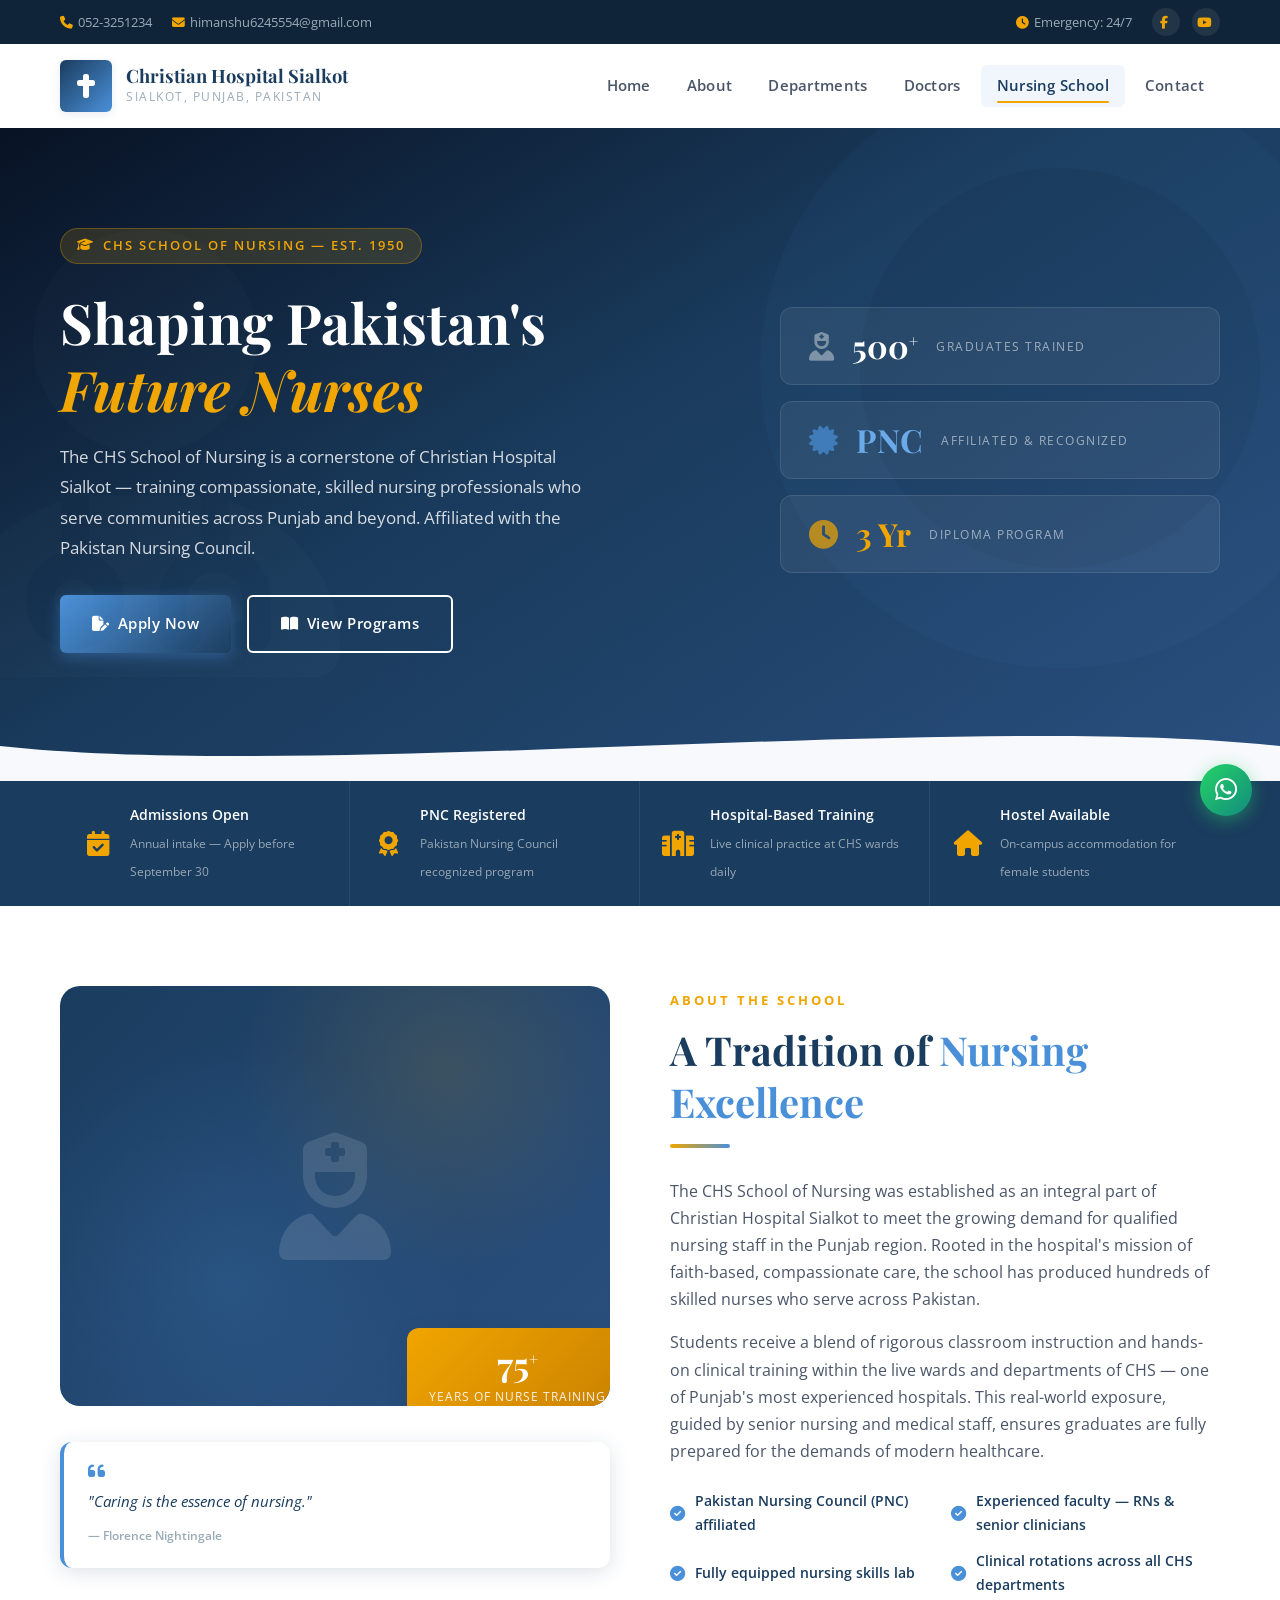
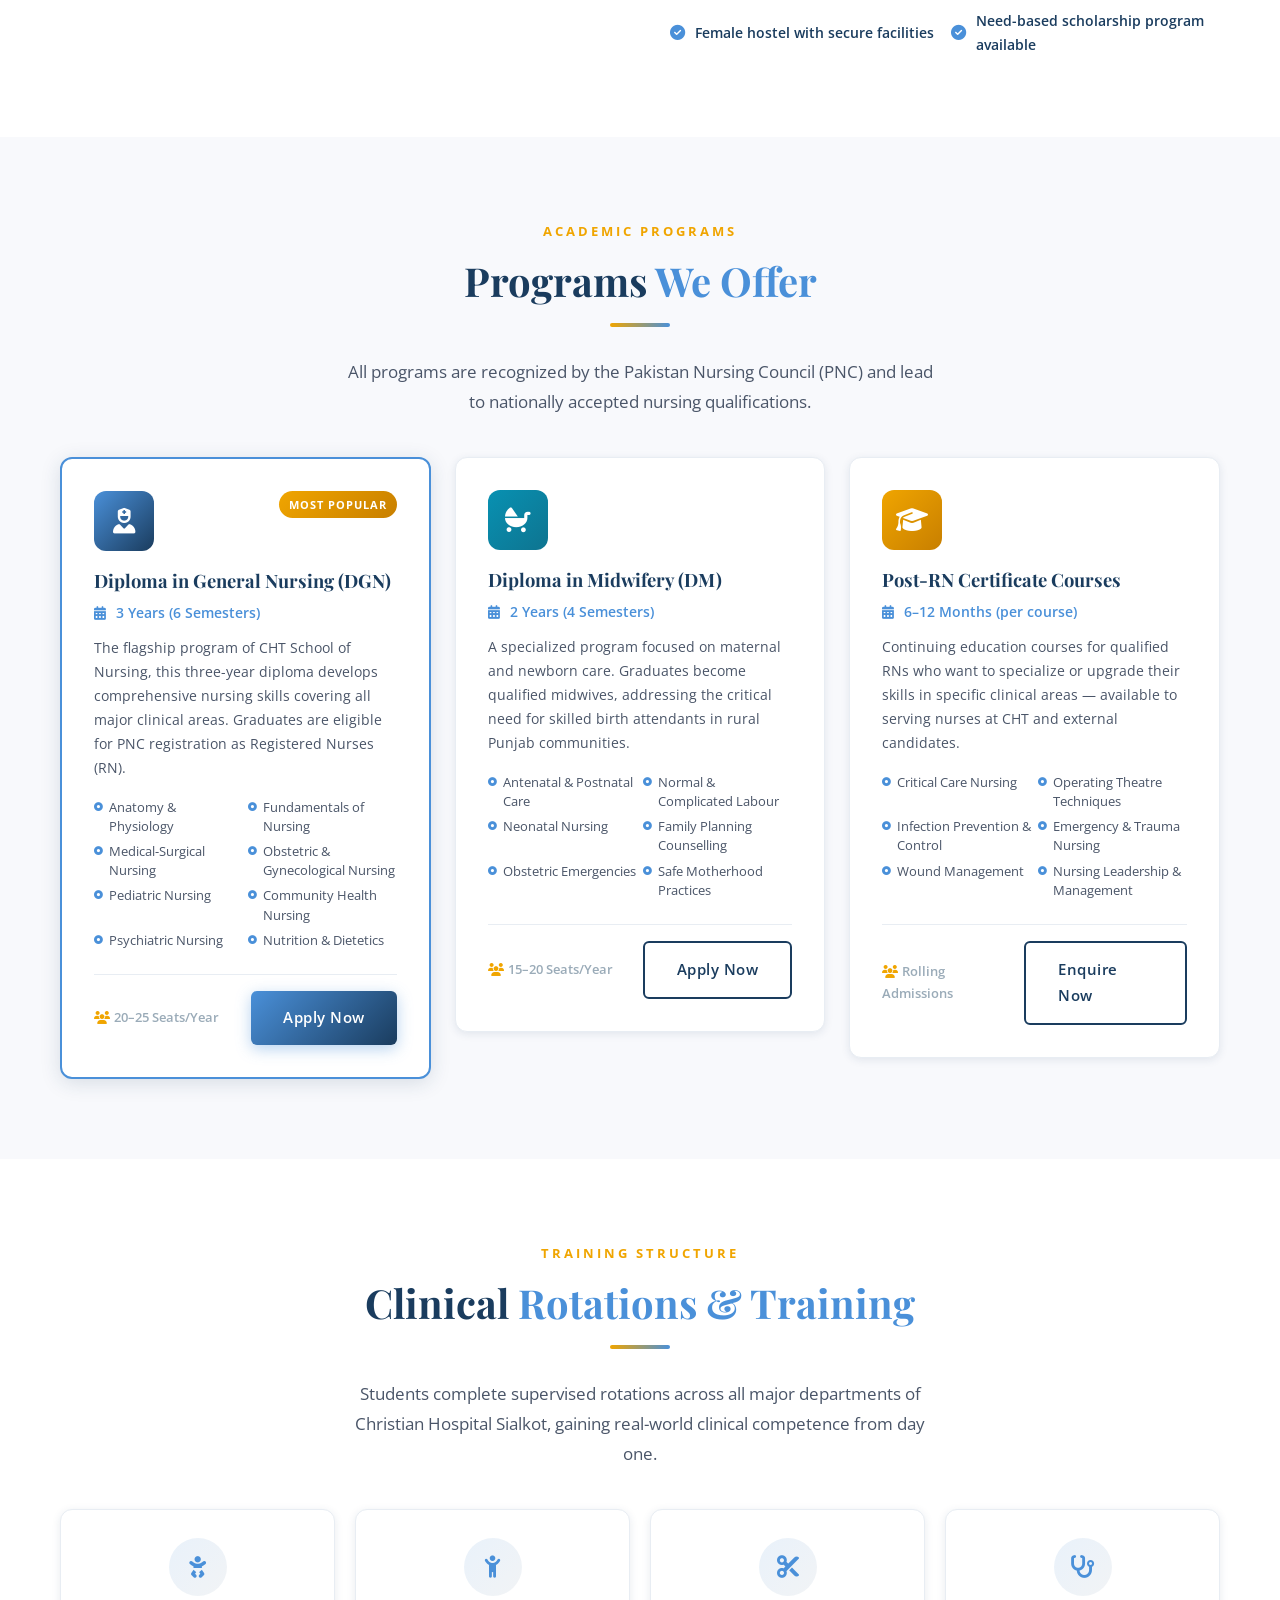
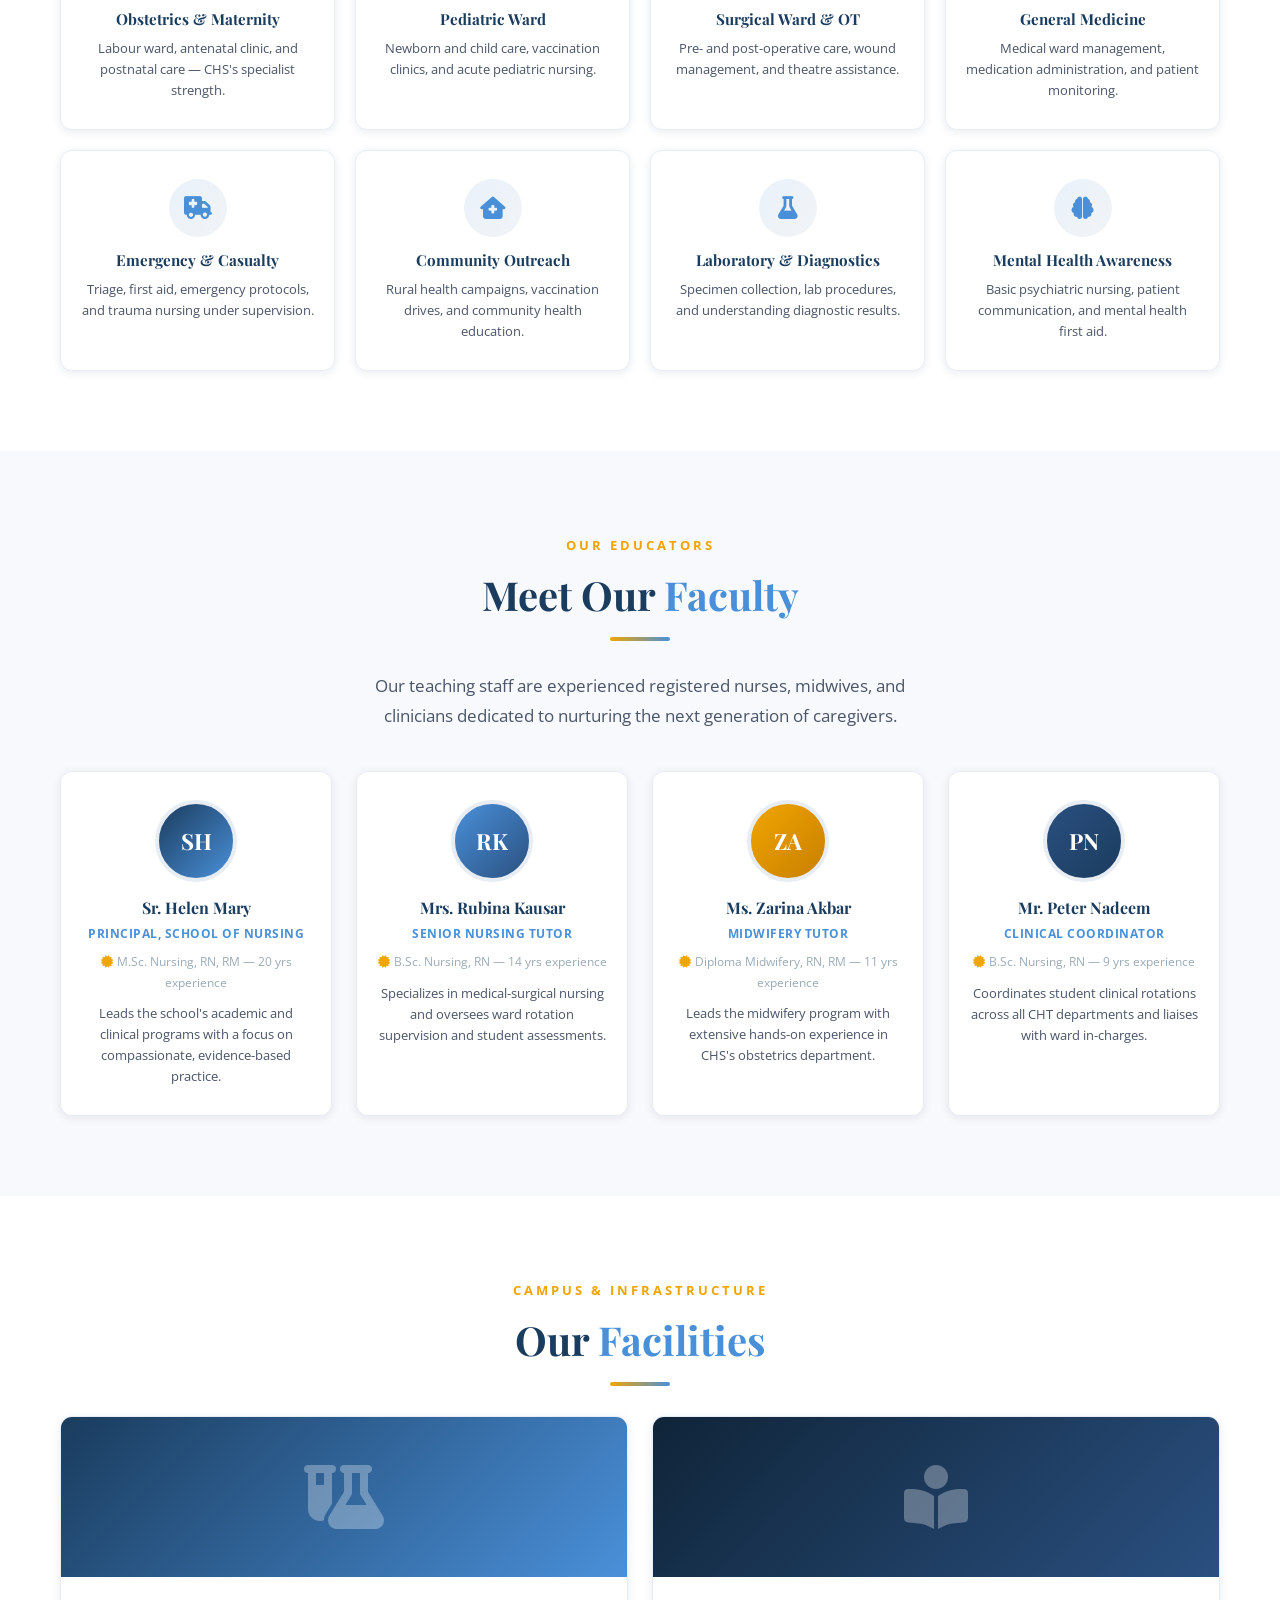
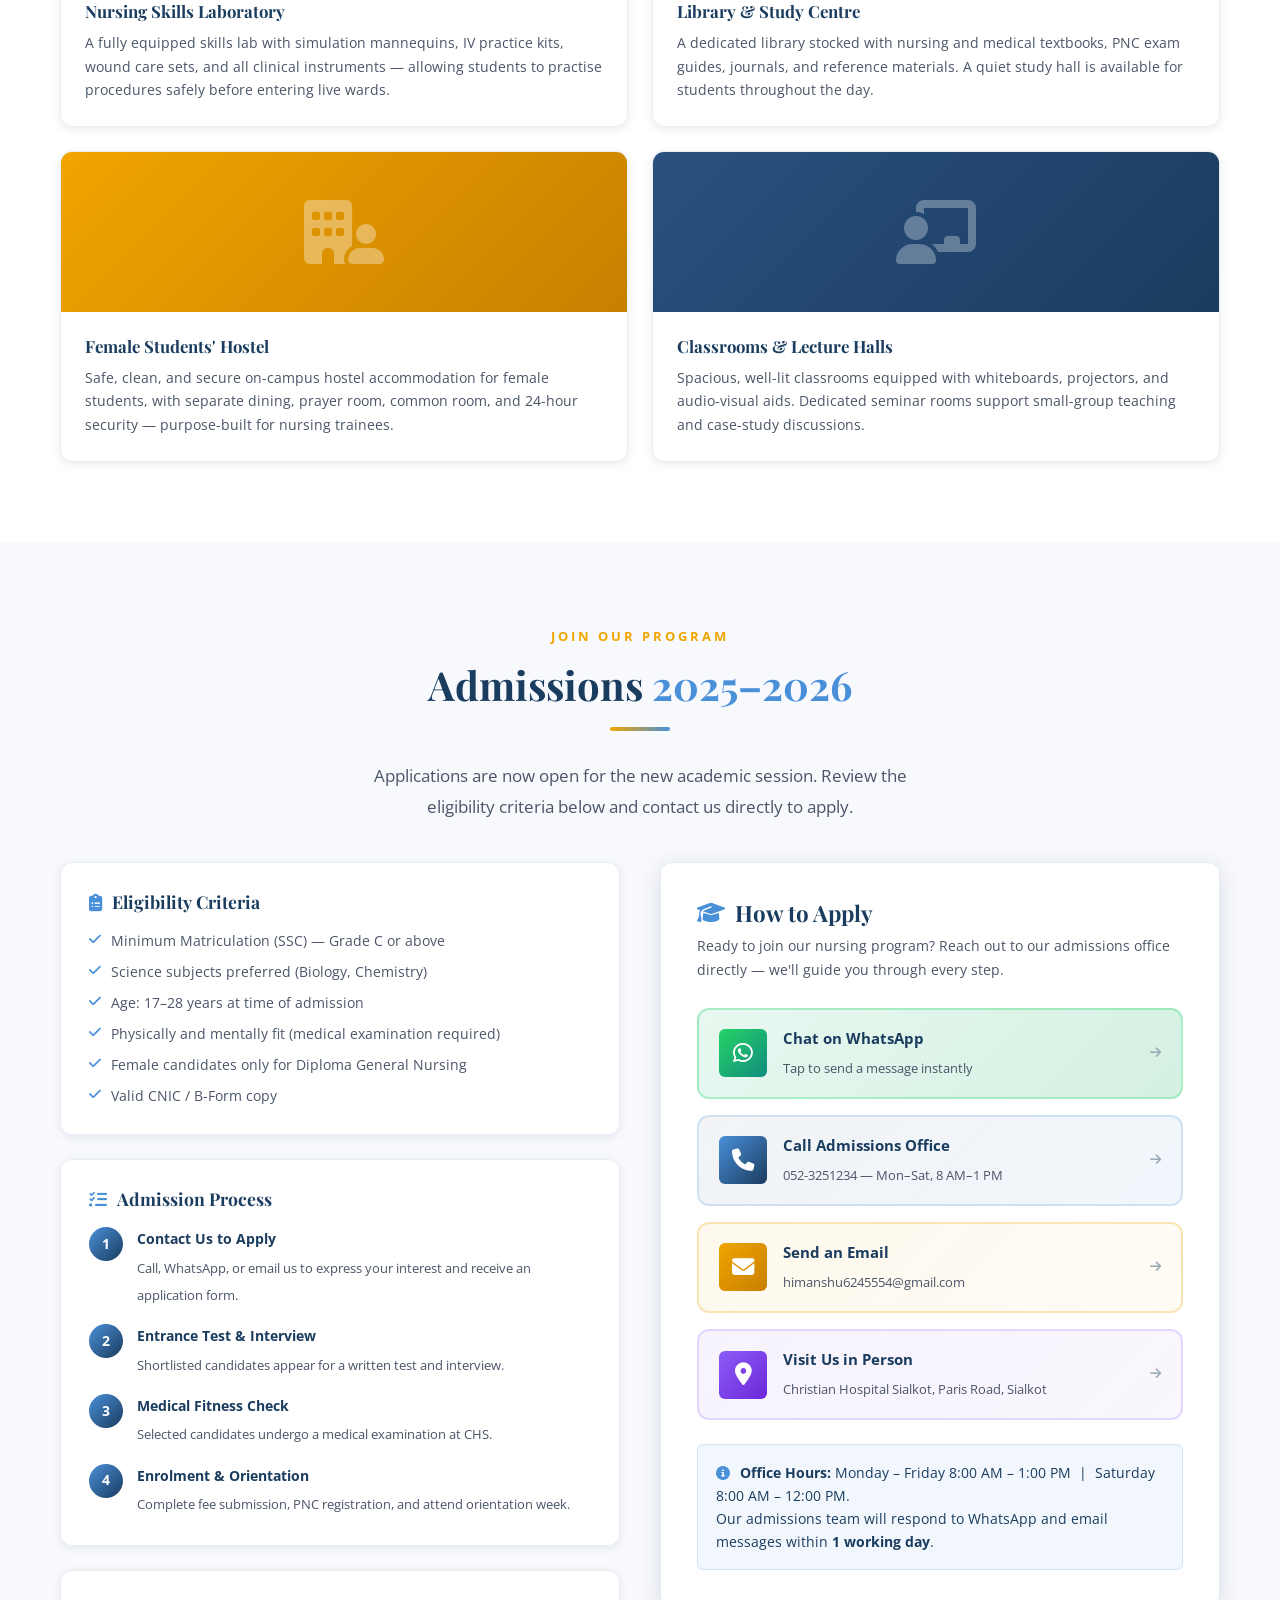
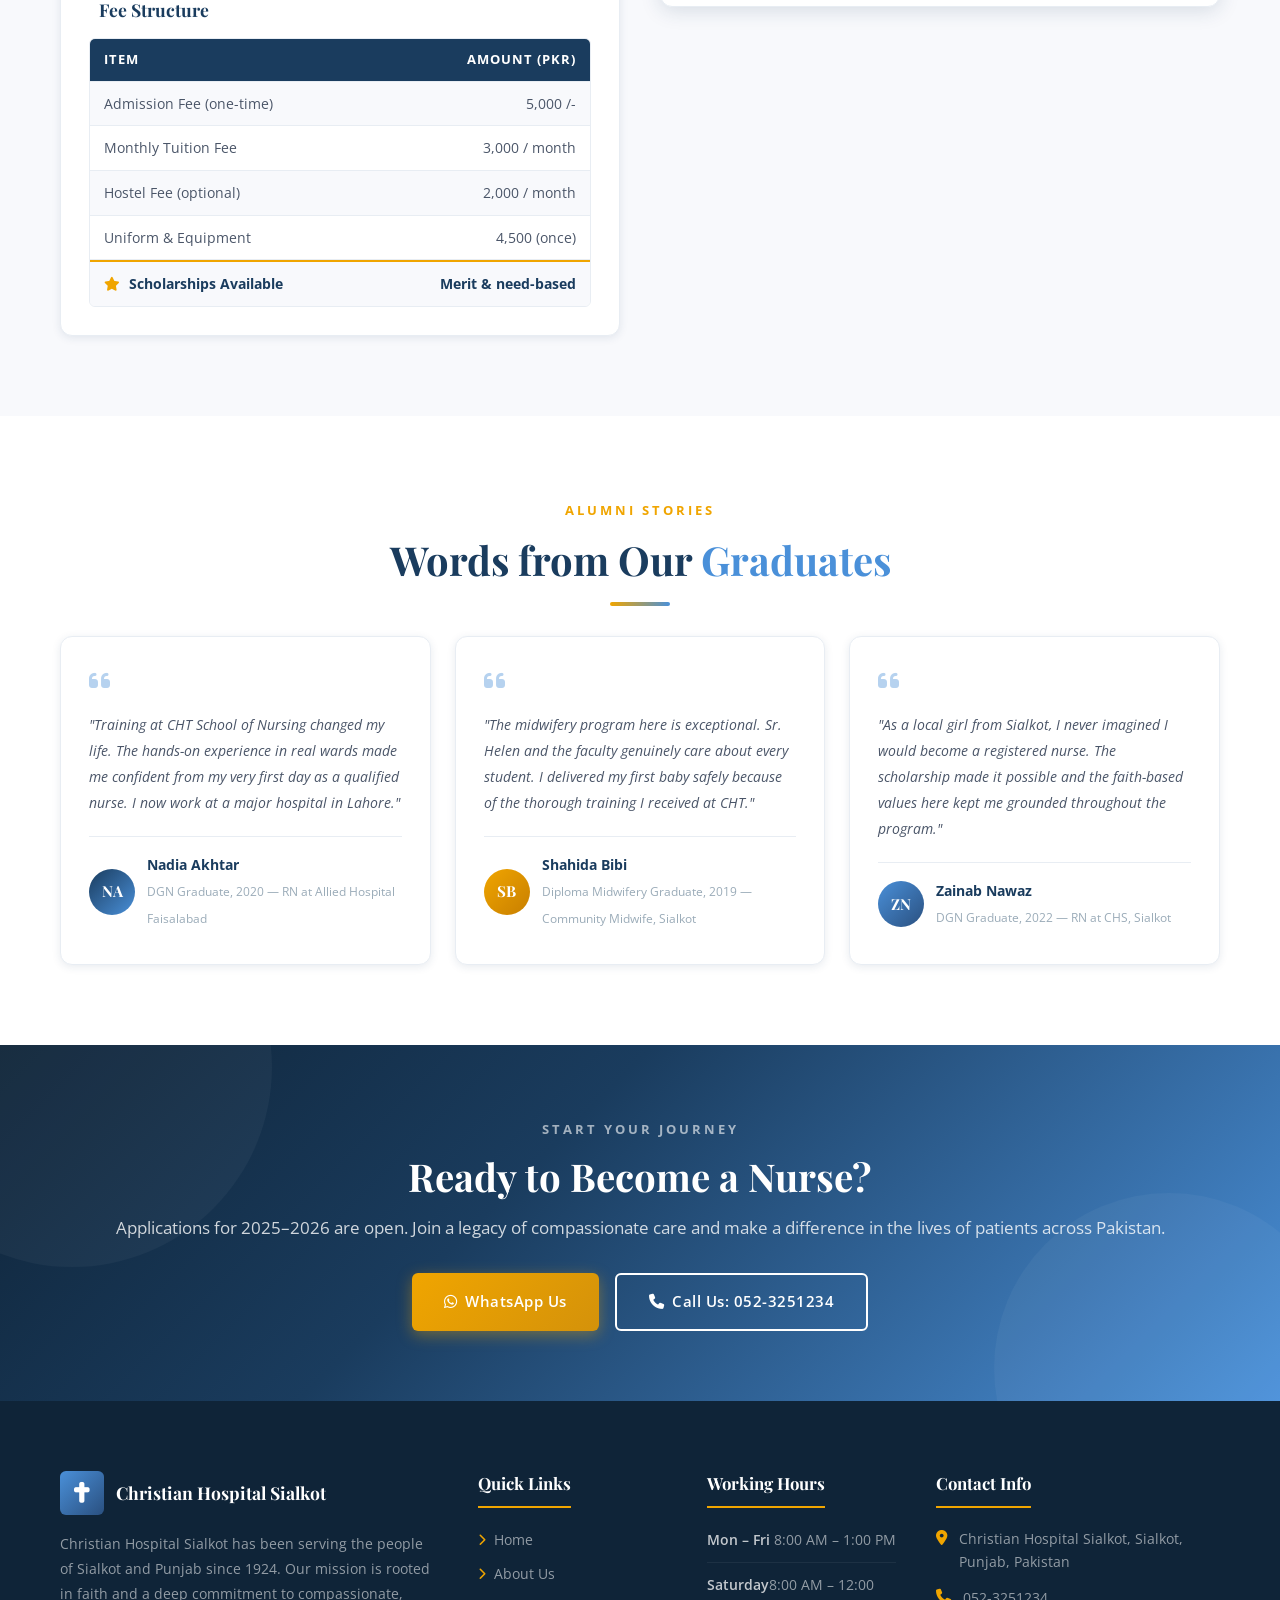
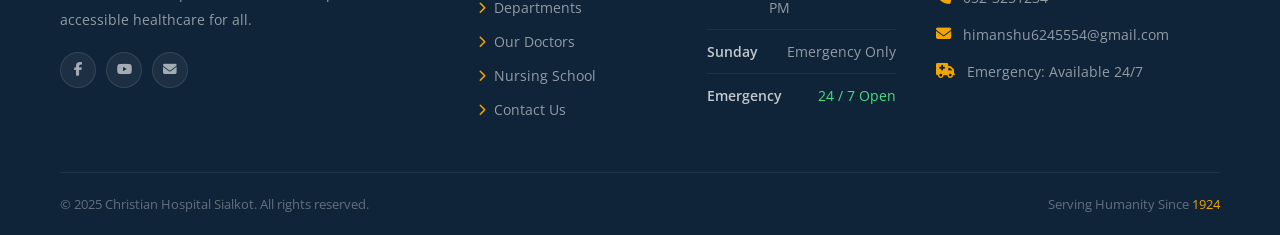
<file: nursing-school.html>
﻿<!DOCTYPE html>
<html lang="en">
<head>
  <meta charset="UTF-8" />
  <meta name="viewport" content="width=device-width, initial-scale=1.0" />
  <meta name="description" content="CHS School of Nursing — Shaping compassionate, skilled nurses for Pakistan. Diploma and post-RN programs affiliated with the Pakistan Nursing Council." />
  <title>School of Nursing | Christian Hospital Sialkot</title>
  <!-- Google Fonts -->
  <link rel="preconnect" href="https://fonts.googleapis.com" />
  <link rel="preconnect" href="https://fonts.gstatic.com" crossorigin />
  <link href="https://fonts.googleapis.com/css2?family=Playfair+Display:ital,wght@0,400;0,600;0,700;0,800;1,400;1,700&family=Open+Sans:wght@300;400;600;700&display=swap" rel="stylesheet" />
  <!-- Font Awesome -->
  <link rel="stylesheet" href="https://cdnjs.cloudflare.com/ajax/libs/font-awesome/6.5.0/css/all.min.css" />
  <!-- Stylesheets -->
  <link rel="stylesheet" href="css/style.css" />
  <link rel="stylesheet" href="css/responsive.css" />
  <link rel="stylesheet" href="css/nursing.css" />
</head>
<body>

  <!-- ==================== TOP BAR ==================== -->
  <div class="top-bar">
    <div class="container">
      <div class="top-bar-inner">
        <div class="top-bar-left">
          <a href="tel:0523251234"><i class="fa-solid fa-phone"></i>052-3251234</a>
          <a href="mailto:himanshu6245554@gmail.com"><i class="fa-solid fa-envelope"></i>himanshu6245554@gmail.com</a>
        </div>
        <div class="top-bar-right">
          <span><i class="fa-solid fa-clock"></i>Emergency: 24/7</span>
          <div class="social-links">
            <a href="#" aria-label="Facebook"><i class="fa-brands fa-facebook-f"></i></a>
            <a href="#" aria-label="YouTube"><i class="fa-brands fa-youtube"></i></a>
          </div>
        </div>
      </div>
    </div>
  </div>

  <!-- ==================== HEADER / NAV ==================== -->
  <header class="site-header" id="siteHeader">
    <div class="container">
      <div class="header-inner">
        <a href="index.html" class="logo">
          <div class="logo-icon"><i class="fa-solid fa-cross"></i></div>
          <div class="logo-text">
            <span class="hospital-name">Christian Hospital Sialkot</span>
            <span class="hospital-sub">Sialkot, Punjab, Pakistan</span>
          </div>
        </a>
        <button class="hamburger" aria-label="Toggle navigation" aria-expanded="false">
          <span></span><span></span><span></span>
        </button>
        <nav class="main-nav" id="mainNav" aria-label="Main navigation">
          <a href="index.html">Home</a>
          <a href="about.html">About</a>
          <a href="departments.html">Departments</a>
          <a href="doctors.html">Doctors</a>
          <a href="nursing-school.html" class="active">Nursing School</a>
          <a href="contact.html">Contact</a>
        </nav>
      </div>
    </div>
  </header>

  <!-- ==================== PAGE HERO ==================== -->
  <section class="nursing-hero">
    <div class="container">
      <div class="nursing-hero-inner">
        <div class="nursing-hero-text">
          <div class="hero-badge">
            <i class="fa-solid fa-graduation-cap"></i>
            <span>CHS School of Nursing &mdash; Est. 1950</span>
          </div>
          <h1>Shaping Pakistan's <span>Future Nurses</span></h1>
          <p>The CHS School of Nursing is a cornerstone of Christian Hospital Sialkot — training compassionate, skilled nursing professionals who serve communities across Punjab and beyond. Affiliated with the Pakistan Nursing Council.</p>
          <div class="hero-buttons">
            <a href="#admissions" class="btn btn-primary"><i class="fa-solid fa-file-pen"></i>Apply Now</a>
            <a href="#programs" class="btn btn-outline"><i class="fa-solid fa-book-open"></i>View Programs</a>
          </div>
        </div>
        <div class="nursing-hero-cards">
          <div class="hero-stat-card">
            <i class="fa-solid fa-user-nurse"></i>
            <span class="hsc-num">500<sup>+</sup></span>
            <span class="hsc-label">Graduates Trained</span>
          </div>
          <div class="hero-stat-card accent">
            <i class="fa-solid fa-certificate"></i>
            <span class="hsc-num">PNC</span>
            <span class="hsc-label">Affiliated & Recognized</span>
          </div>
          <div class="hero-stat-card gold">
            <i class="fa-solid fa-clock"></i>
            <span class="hsc-num">3 Yr</span>
            <span class="hsc-label">Diploma Program</span>
          </div>
        </div>
      </div>
    </div>
    <div class="nursing-hero-wave">
      <svg viewBox="0 0 1440 80" preserveAspectRatio="none" xmlns="http://www.w3.org/2000/svg">
        <path d="M0,40 C360,80 1080,0 1440,40 L1440,80 L0,80 Z" fill="#f8f9fc"/>
      </svg>
    </div>
  </section>

  <!-- ==================== QUICK INFO STRIP ==================== -->
  <section class="info-strip">
    <div class="container">
      <div class="info-strip-grid">
        <div class="strip-item">
          <i class="fa-solid fa-calendar-check"></i>
          <div>
            <strong>Admissions Open</strong>
            <span>Annual intake — Apply before September 30</span>
          </div>
        </div>
        <div class="strip-item">
          <i class="fa-solid fa-award"></i>
          <div>
            <strong>PNC Registered</strong>
            <span>Pakistan Nursing Council recognized program</span>
          </div>
        </div>
        <div class="strip-item">
          <i class="fa-solid fa-hospital"></i>
          <div>
            <strong>Hospital-Based Training</strong>
            <span>Live clinical practice at CHS wards daily</span>
          </div>
        </div>
        <div class="strip-item">
          <i class="fa-solid fa-home"></i>
          <div>
            <strong>Hostel Available</strong>
            <span>On-campus accommodation for female students</span>
          </div>
        </div>
      </div>
    </div>
  </section>

  <!-- ==================== ABOUT THE SCHOOL ==================== -->
  <section class="section-padding" id="about-school">
    <div class="container">
      <div class="ns-about-grid">
        <!-- Left: image block -->
        <div class="ns-img-block reveal">
          <div class="ns-img-placeholder">
            <i class="fa-solid fa-user-nurse"></i>
            <div class="ns-img-badge">
              <span class="number">75<sup>+</sup></span>
              <span class="label">Years of Nurse Training</span>
            </div>
          </div>
          <!-- floating quote -->
          <div class="ns-quote-float">
            <i class="fa-solid fa-quote-left"></i>
            <p>"Caring is the essence of nursing."</p>
            <span>— Florence Nightingale</span>
          </div>
        </div>
        <!-- Right: text -->
        <div class="ns-about-text reveal">
          <span class="section-label">About the School</span>
          <h2 class="section-title">A Tradition of <span>Nursing Excellence</span></h2>
          <div class="divider divider-left"></div>
          <p>The CHS School of Nursing was established as an integral part of Christian Hospital Sialkot to meet the growing demand for qualified nursing staff in the Punjab region. Rooted in the hospital's mission of faith-based, compassionate care, the school has produced hundreds of skilled nurses who serve across Pakistan.</p>
          <p>Students receive a blend of rigorous classroom instruction and hands-on clinical training within the live wards and departments of CHS — one of Punjab's most experienced hospitals. This real-world exposure, guided by senior nursing and medical staff, ensures graduates are fully prepared for the demands of modern healthcare.</p>
          <div class="ns-about-features">
            <div class="ns-feature"><i class="fa-solid fa-check-circle"></i>Pakistan Nursing Council (PNC) affiliated</div>
            <div class="ns-feature"><i class="fa-solid fa-check-circle"></i>Experienced faculty — RNs & senior clinicians</div>
            <div class="ns-feature"><i class="fa-solid fa-check-circle"></i>Fully equipped nursing skills lab</div>
            <div class="ns-feature"><i class="fa-solid fa-check-circle"></i>Clinical rotations across all CHS departments</div>
            <div class="ns-feature"><i class="fa-solid fa-check-circle"></i>Female hostel with secure facilities</div>
            <div class="ns-feature"><i class="fa-solid fa-check-circle"></i>Need-based scholarship program available</div>
          </div>
        </div>
      </div>
    </div>
  </section>

  <!-- ==================== PROGRAMS OFFERED ==================== -->
  <section class="section-padding bg-light" id="programs">
    <div class="container">
      <div class="text-center reveal">
        <span class="section-label">Academic Programs</span>
        <h2 class="section-title">Programs <span>We Offer</span></h2>
        <div class="divider"></div>
        <p class="section-subtitle">All programs are recognized by the Pakistan Nursing Council (PNC) and lead to nationally accepted nursing qualifications.</p>
      </div>
      <div class="programs-grid">

        <!-- Program 1: Diploma -->
        <div class="program-card featured reveal">
          <div class="program-card-header">
            <div class="program-icon"><i class="fa-solid fa-user-nurse"></i></div>
            <div class="program-badge-featured">Most Popular</div>
          </div>
          <h3>Diploma in General Nursing (DGN)</h3>
          <p class="program-duration"><i class="fa-solid fa-calendar-days"></i> 3 Years (6 Semesters)</p>
          <p class="program-desc">The flagship program of CHT School of Nursing, this three-year diploma develops comprehensive nursing skills covering all major clinical areas. Graduates are eligible for PNC registration as Registered Nurses (RN).</p>
          <ul class="program-subjects">
            <li><i class="fa-solid fa-circle-dot"></i>Anatomy & Physiology</li>
            <li><i class="fa-solid fa-circle-dot"></i>Fundamentals of Nursing</li>
            <li><i class="fa-solid fa-circle-dot"></i>Medical-Surgical Nursing</li>
            <li><i class="fa-solid fa-circle-dot"></i>Obstetric & Gynecological Nursing</li>
            <li><i class="fa-solid fa-circle-dot"></i>Pediatric Nursing</li>
            <li><i class="fa-solid fa-circle-dot"></i>Community Health Nursing</li>
            <li><i class="fa-solid fa-circle-dot"></i>Psychiatric Nursing</li>
            <li><i class="fa-solid fa-circle-dot"></i>Nutrition & Dietetics</li>
          </ul>
          <div class="program-footer">
            <span class="program-seats"><i class="fa-solid fa-users"></i>20–25 Seats/Year</span>
            <a href="#admissions" class="btn btn-primary">Apply Now</a>
          </div>
        </div>

        <!-- Program 2: Midwifery -->
        <div class="program-card reveal">
          <div class="program-card-header">
            <div class="program-icon teal"><i class="fa-solid fa-baby-carriage"></i></div>
          </div>
          <h3>Diploma in Midwifery (DM)</h3>
          <p class="program-duration"><i class="fa-solid fa-calendar-days"></i> 2 Years (4 Semesters)</p>
          <p class="program-desc">A specialized program focused on maternal and newborn care. Graduates become qualified midwives, addressing the critical need for skilled birth attendants in rural Punjab communities.</p>
          <ul class="program-subjects">
            <li><i class="fa-solid fa-circle-dot"></i>Antenatal & Postnatal Care</li>
            <li><i class="fa-solid fa-circle-dot"></i>Normal & Complicated Labour</li>
            <li><i class="fa-solid fa-circle-dot"></i>Neonatal Nursing</li>
            <li><i class="fa-solid fa-circle-dot"></i>Family Planning Counselling</li>
            <li><i class="fa-solid fa-circle-dot"></i>Obstetric Emergencies</li>
            <li><i class="fa-solid fa-circle-dot"></i>Safe Motherhood Practices</li>
          </ul>
          <div class="program-footer">
            <span class="program-seats"><i class="fa-solid fa-users"></i>15–20 Seats/Year</span>
            <a href="#admissions" class="btn btn-outline-primary">Apply Now</a>
          </div>
        </div>

        <!-- Program 3: Post-RN -->
        <div class="program-card reveal">
          <div class="program-card-header">
            <div class="program-icon gold"><i class="fa-solid fa-graduation-cap"></i></div>
          </div>
          <h3>Post-RN Certificate Courses</h3>
          <p class="program-duration"><i class="fa-solid fa-calendar-days"></i> 6–12 Months (per course)</p>
          <p class="program-desc">Continuing education courses for qualified RNs who want to specialize or upgrade their skills in specific clinical areas — available to serving nurses at CHT and external candidates.</p>
          <ul class="program-subjects">
            <li><i class="fa-solid fa-circle-dot"></i>Critical Care Nursing</li>
            <li><i class="fa-solid fa-circle-dot"></i>Operating Theatre Techniques</li>
            <li><i class="fa-solid fa-circle-dot"></i>Infection Prevention & Control</li>
            <li><i class="fa-solid fa-circle-dot"></i>Emergency & Trauma Nursing</li>
            <li><i class="fa-solid fa-circle-dot"></i>Wound Management</li>
            <li><i class="fa-solid fa-circle-dot"></i>Nursing Leadership & Management</li>
          </ul>
          <div class="program-footer">
            <span class="program-seats"><i class="fa-solid fa-users"></i>Rolling Admissions</span>
            <a href="#admissions" class="btn btn-outline-primary">Enquire Now</a>
          </div>
        </div>

      </div>
    </div>
  </section>

  <!-- ==================== CURRICULUM / CLINICAL ROTATIONS ==================== -->
  <section class="section-padding" id="curriculum">
    <div class="container">
      <div class="text-center reveal">
        <span class="section-label">Training Structure</span>
        <h2 class="section-title">Clinical <span>Rotations &amp; Training</span></h2>
        <div class="divider"></div>
        <p class="section-subtitle">Students complete supervised rotations across all major departments of Christian Hospital Sialkot, gaining real-world clinical competence from day one.</p>
      </div>
      <div class="rotations-grid">
        <div class="rotation-card reveal">
          <div class="rotation-icon"><i class="fa-solid fa-baby"></i></div>
          <h4>Obstetrics &amp; Maternity</h4>
          <p>Labour ward, antenatal clinic, and postnatal care — CHS's specialist strength.</p>
        </div>
        <div class="rotation-card reveal">
          <div class="rotation-icon"><i class="fa-solid fa-child-reaching"></i></div>
          <h4>Pediatric Ward</h4>
          <p>Newborn and child care, vaccination clinics, and acute pediatric nursing.</p>
        </div>
        <div class="rotation-card reveal">
          <div class="rotation-icon"><i class="fa-solid fa-scissors"></i></div>
          <h4>Surgical Ward &amp; OT</h4>
          <p>Pre- and post-operative care, wound management, and theatre assistance.</p>
        </div>
        <div class="rotation-card reveal">
          <div class="rotation-icon"><i class="fa-solid fa-stethoscope"></i></div>
          <h4>General Medicine</h4>
          <p>Medical ward management, medication administration, and patient monitoring.</p>
        </div>
        <div class="rotation-card reveal">
          <div class="rotation-icon"><i class="fa-solid fa-truck-medical"></i></div>
          <h4>Emergency &amp; Casualty</h4>
          <p>Triage, first aid, emergency protocols, and trauma nursing under supervision.</p>
        </div>
        <div class="rotation-card reveal">
          <div class="rotation-icon"><i class="fa-solid fa-house-medical"></i></div>
          <h4>Community Outreach</h4>
          <p>Rural health campaigns, vaccination drives, and community health education.</p>
        </div>
        <div class="rotation-card reveal">
          <div class="rotation-icon"><i class="fa-solid fa-flask"></i></div>
          <h4>Laboratory &amp; Diagnostics</h4>
          <p>Specimen collection, lab procedures, and understanding diagnostic results.</p>
        </div>
        <div class="rotation-card reveal">
          <div class="rotation-icon"><i class="fa-solid fa-brain"></i></div>
          <h4>Mental Health Awareness</h4>
          <p>Basic psychiatric nursing, patient communication, and mental health first aid.</p>
        </div>
      </div>
    </div>
  </section>

  <!-- ==================== FACULTY ==================== -->
  <section class="section-padding bg-light" id="faculty">
    <div class="container">
      <div class="text-center reveal">
        <span class="section-label">Our Educators</span>
        <h2 class="section-title">Meet Our <span>Faculty</span></h2>
        <div class="divider"></div>
        <p class="section-subtitle">Our teaching staff are experienced registered nurses, midwives, and clinicians dedicated to nurturing the next generation of caregivers.</p>
      </div>
      <div class="faculty-grid">
        <div class="faculty-card reveal">
          <div class="faculty-avatar" style="background: linear-gradient(135deg,#1a3c5e,#4a90d9);">SH</div>
          <h3>Sr. Helen Mary</h3>
          <span class="faculty-role">Principal, School of Nursing</span>
          <span class="faculty-qual"><i class="fa-solid fa-certificate"></i>M.Sc. Nursing, RN, RM — 20 yrs experience</span>
          <p>Leads the school's academic and clinical programs with a focus on compassionate, evidence-based practice.</p>
        </div>
        <div class="faculty-card reveal">
          <div class="faculty-avatar" style="background: linear-gradient(135deg,#4a90d9,#2a5080);">RK</div>
          <h3>Mrs. Rubina Kausar</h3>
          <span class="faculty-role">Senior Nursing Tutor</span>
          <span class="faculty-qual"><i class="fa-solid fa-certificate"></i>B.Sc. Nursing, RN — 14 yrs experience</span>
          <p>Specializes in medical-surgical nursing and oversees ward rotation supervision and student assessments.</p>
        </div>
        <div class="faculty-card reveal">
          <div class="faculty-avatar" style="background: linear-gradient(135deg,#f0a500,#c87f00);">ZA</div>
          <h3>Ms. Zarina Akbar</h3>
          <span class="faculty-role">Midwifery Tutor</span>
          <span class="faculty-qual"><i class="fa-solid fa-certificate"></i>Diploma Midwifery, RN, RM — 11 yrs experience</span>
          <p>Leads the midwifery program with extensive hands-on experience in CHS's obstetrics department.</p>
        </div>
        <div class="faculty-card reveal">
          <div class="faculty-avatar" style="background: linear-gradient(135deg,#2a5080,#1a3c5e);">PN</div>
          <h3>Mr. Peter Nadeem</h3>
          <span class="faculty-role">Clinical Coordinator</span>
          <span class="faculty-qual"><i class="fa-solid fa-certificate"></i>B.Sc. Nursing, RN — 9 yrs experience</span>
          <p>Coordinates student clinical rotations across all CHT departments and liaises with ward in-charges.</p>
        </div>
      </div>
    </div>
  </section>

  <!-- ==================== FACILITIES ==================== -->
  <section class="section-padding" id="facilities">
    <div class="container">
      <div class="text-center reveal">
        <span class="section-label">Campus &amp; Infrastructure</span>
        <h2 class="section-title">Our <span>Facilities</span></h2>
        <div class="divider"></div>
      </div>
      <div class="facilities-grid">
        <div class="facility-card reveal">
          <div class="facility-img-block fac-1">
            <i class="fa-solid fa-flask-vial"></i>
          </div>
          <div class="facility-body">
            <h4>Nursing Skills Laboratory</h4>
            <p>A fully equipped skills lab with simulation mannequins, IV practice kits, wound care sets, and all clinical instruments — allowing students to practise procedures safely before entering live wards.</p>
          </div>
        </div>
        <div class="facility-card reveal">
          <div class="facility-img-block fac-2">
            <i class="fa-solid fa-book-open-reader"></i>
          </div>
          <div class="facility-body">
            <h4>Library &amp; Study Centre</h4>
            <p>A dedicated library stocked with nursing and medical textbooks, PNC exam guides, journals, and reference materials. A quiet study hall is available for students throughout the day.</p>
          </div>
        </div>
        <div class="facility-card reveal">
          <div class="facility-img-block fac-3">
            <i class="fa-solid fa-building-user"></i>
          </div>
          <div class="facility-body">
            <h4>Female Students' Hostel</h4>
            <p>Safe, clean, and secure on-campus hostel accommodation for female students, with separate dining, prayer room, common room, and 24-hour security — purpose-built for nursing trainees.</p>
          </div>
        </div>
        <div class="facility-card reveal">
          <div class="facility-img-block fac-4">
            <i class="fa-solid fa-chalkboard-user"></i>
          </div>
          <div class="facility-body">
            <h4>Classrooms &amp; Lecture Halls</h4>
            <p>Spacious, well-lit classrooms equipped with whiteboards, projectors, and audio-visual aids. Dedicated seminar rooms support small-group teaching and case-study discussions.</p>
          </div>
        </div>
      </div>
    </div>
  </section>

  <!-- ==================== ADMISSIONS ==================== -->
  <section class="section-padding bg-light" id="admissions">
    <div class="container">
      <div class="text-center reveal">
        <span class="section-label">Join Our Program</span>
        <h2 class="section-title">Admissions <span>2025–2026</span></h2>
        <div class="divider"></div>
        <p class="section-subtitle">Applications are now open for the new academic session. Review the eligibility criteria below and contact us directly to apply.</p>
      </div>

      <div class="admissions-grid">
        <!-- Eligibility & Process -->
        <div class="admissions-info reveal">
          <div class="adm-block">
            <h3><i class="fa-solid fa-clipboard-list"></i>Eligibility Criteria</h3>
            <ul class="adm-list">
              <li><i class="fa-solid fa-check"></i>Minimum Matriculation (SSC) — Grade C or above</li>
              <li><i class="fa-solid fa-check"></i>Science subjects preferred (Biology, Chemistry)</li>
              <li><i class="fa-solid fa-check"></i>Age: 17–28 years at time of admission</li>
              <li><i class="fa-solid fa-check"></i>Physically and mentally fit (medical examination required)</li>
              <li><i class="fa-solid fa-check"></i>Female candidates only for Diploma General Nursing</li>
              <li><i class="fa-solid fa-check"></i>Valid CNIC / B-Form copy</li>
            </ul>
          </div>

          <div class="adm-block">
            <h3><i class="fa-solid fa-list-check"></i>Admission Process</h3>
            <div class="process-steps">
              <div class="process-step">
                <div class="step-num">1</div>
                <div class="step-text">
                  <strong>Contact Us to Apply</strong>
                  <span>Call, WhatsApp, or email us to express your interest and receive an application form.</span>
                </div>
              </div>
              <div class="process-step">
                <div class="step-num">2</div>
                <div class="step-text">
                  <strong>Entrance Test &amp; Interview</strong>
                  <span>Shortlisted candidates appear for a written test and interview.</span>
                </div>
              </div>
              <div class="process-step">
                <div class="step-num">3</div>
                <div class="step-text">
                  <strong>Medical Fitness Check</strong>
                  <span>Selected candidates undergo a medical examination at CHS.</span>
                </div>
              </div>
              <div class="process-step">
                <div class="step-num">4</div>
                <div class="step-text">
                  <strong>Enrolment &amp; Orientation</strong>
                  <span>Complete fee submission, PNC registration, and attend orientation week.</span>
                </div>
              </div>
            </div>
          </div>

          <div class="adm-block">
            <h3><i class="fa-solid fa-Pakistani-rupee-sign"></i>Fee Structure</h3>
            <div class="fee-table">
              <div class="fee-row header">
                <span>Item</span>
                <span>Amount (PKR)</span>
              </div>
              <div class="fee-row">
                <span>Admission Fee (one-time)</span>
                <span>5,000 /-</span>
              </div>
              <div class="fee-row">
                <span>Monthly Tuition Fee</span>
                <span>3,000 / month</span>
              </div>
              <div class="fee-row">
                <span>Hostel Fee (optional)</span>
                <span>2,000 / month</span>
              </div>
              <div class="fee-row">
                <span>Uniform &amp; Equipment</span>
                <span>4,500 (once)</span>
              </div>
              <div class="fee-row highlight">
                <span><i class="fa-solid fa-star"></i> Scholarships Available</span>
                <span>Merit &amp; need-based</span>
              </div>
            </div>
          </div>
        </div>

        <!-- Contact to Apply (replaces form) -->
        <div class="application-form-card reveal">
          <h3><i class="fa-solid fa-graduation-cap"></i>How to Apply</h3>
          <p class="subtitle">Ready to join our nursing program? Reach out to our admissions office directly — we'll guide you through every step.</p>

          <div style="display:flex; flex-direction:column; gap:16px; margin-top:8px;">

            <!-- WhatsApp -->
            <a href="https://wa.me/923094829109?text=Assalam%20o%20Alaikum%2C%20I%20am%20interested%20in%20the%20CHS%20School%20of%20Nursing%20program.%20Please%20guide%20me%20about%20admissions."
               target="_blank" rel="noopener noreferrer"
               class="btn-contact-block whatsapp">
              <div class="bcb-icon"><i class="fa-brands fa-whatsapp"></i></div>
              <div class="bcb-text">
                <strong>Chat on WhatsApp</strong>
                <span>Tap to send a message instantly</span>
              </div>
              <i class="fa-solid fa-arrow-right bcb-arrow"></i>
            </a>

            <!-- Phone Call -->
            <a href="tel:0523251234" class="btn-contact-block phone">
              <div class="bcb-icon"><i class="fa-solid fa-phone"></i></div>
              <div class="bcb-text">
                <strong>Call Admissions Office</strong>
                <span>052-3251234 &mdash; Mon–Sat, 8 AM–1 PM</span>
              </div>
              <i class="fa-solid fa-arrow-right bcb-arrow"></i>
            </a>

            <!-- Email -->
            <a href="mailto:himanshu6245554@gmail.com?subject=Nursing%20School%20Admissions%20Enquiry"
               class="btn-contact-block email">
              <div class="bcb-icon"><i class="fa-solid fa-envelope"></i></div>
              <div class="bcb-text">
                <strong>Send an Email</strong>
                <span>himanshu6245554@gmail.com</span>
              </div>
              <i class="fa-solid fa-arrow-right bcb-arrow"></i>
            </a>

            <!-- Visit -->
            <a href="https://maps.google.com/?q=Christian+Hospital+Sialkot+Pakistan"
               target="_blank" rel="noopener noreferrer"
               class="btn-contact-block visit">
              <div class="bcb-icon"><i class="fa-solid fa-location-dot"></i></div>
              <div class="bcb-text">
                <strong>Visit Us in Person</strong>
                <span>Christian Hospital Sialkot, Paris Road, Sialkot</span>
              </div>
              <i class="fa-solid fa-arrow-right bcb-arrow"></i>
            </a>

          </div>

          <div style="background:rgba(74,144,217,0.07); border:1px solid rgba(74,144,217,0.18); border-radius:var(--radius-sm); padding:16px 18px; margin-top:24px;">
            <p style="margin:0; font-size:0.85rem; color:var(--primary); line-height:1.7;">
              <i class="fa-solid fa-circle-info" style="color:var(--accent); margin-right:6px;"></i>
              <strong>Office Hours:</strong> Monday – Friday 8:00 AM – 1:00 PM &nbsp;|&nbsp; Saturday 8:00 AM – 12:00 PM.<br>
              Our admissions team will respond to WhatsApp and email messages within <strong>1 working day</strong>.
            </p>
          </div>
        </div>
      </div>
    </div>
  </section>

  <!-- ==================== TESTIMONIALS ==================== -->
  <section class="section-padding">
    <div class="container">
      <div class="text-center reveal">
        <span class="section-label">Alumni Stories</span>
        <h2 class="section-title">Words from Our <span>Graduates</span></h2>
        <div class="divider"></div>
      </div>
      <div class="testimonials-grid">
        <div class="testimonial-card reveal">
          <div class="testimonial-quote"><i class="fa-solid fa-quote-left"></i></div>
          <p>"Training at CHT School of Nursing changed my life. The hands-on experience in real wards made me confident from my very first day as a qualified nurse. I now work at a major hospital in Lahore."</p>
          <div class="testimonial-author">
            <div class="testimonial-avatar" style="background:linear-gradient(135deg,#1a3c5e,#4a90d9);">NA</div>
            <div>
              <strong>Nadia Akhtar</strong>
              <span>DGN Graduate, 2020 — RN at Allied Hospital Faisalabad</span>
            </div>
          </div>
        </div>
        <div class="testimonial-card reveal">
          <div class="testimonial-quote"><i class="fa-solid fa-quote-left"></i></div>
          <p>"The midwifery program here is exceptional. Sr. Helen and the faculty genuinely care about every student. I delivered my first baby safely because of the thorough training I received at CHT."</p>
          <div class="testimonial-author">
            <div class="testimonial-avatar" style="background:linear-gradient(135deg,#f0a500,#c87f00);">SB</div>
            <div>
              <strong>Shahida Bibi</strong>
              <span>Diploma Midwifery Graduate, 2019 — Community Midwife, Sialkot</span>
            </div>
          </div>
        </div>
        <div class="testimonial-card reveal">
          <div class="testimonial-quote"><i class="fa-solid fa-quote-left"></i></div>
          <p>"As a local girl from Sialkot, I never imagined I would become a registered nurse. The scholarship made it possible and the faith-based values here kept me grounded throughout the program."</p>
          <div class="testimonial-author">
            <div class="testimonial-avatar" style="background:linear-gradient(135deg,#4a90d9,#2a5080);">ZN</div>
            <div>
              <strong>Zainab Nawaz</strong>
              <span>DGN Graduate, 2022 — RN at CHS, Sialkot</span>
            </div>
          </div>
        </div>
      </div>
    </div>
  </section>

  <!-- ==================== CTA BANNER ==================== -->
  <section class="appointment-banner">
    <div class="container">
      <div class="content reveal">
        <span class="section-label" style="color:rgba(255,255,255,0.6);">Start Your Journey</span>
        <h2>Ready to Become a Nurse?</h2>
        <p>Applications for 2025–2026 are open. Join a legacy of compassionate care and make a difference in the lives of patients across Pakistan.</p>
        <div style="display:flex;gap:16px;justify-content:center;flex-wrap:wrap;">
          <a href="https://wa.me/923094829109?text=Assalam%20o%20Alaikum%2C%20I%20want%20to%20apply%20for%20the%20CHS%20Nursing%20program." target="_blank" rel="noopener noreferrer" class="btn btn-gold"><i class="fa-brands fa-whatsapp"></i>WhatsApp Us</a>
          <a href="tel:0523251234" class="btn btn-outline"><i class="fa-solid fa-phone"></i>Call Us: 052-3251234</a>
        </div>
      </div>
    </div>
  </section>

  <!-- ==================== FOOTER ==================== -->
  <footer class="site-footer">
    <div class="container">
      <div class="footer-grid">
        <div class="footer-col">
          <div class="footer-logo">
            <div class="footer-logo-icon"><i class="fa-solid fa-cross"></i></div>
            <span class="footer-logo-text">Christian Hospital Sialkot</span>
          </div>
          <p class="footer-about-text">Christian Hospital Sialkot has been serving the people of Sialkot and Punjab since 1924. Our mission is rooted in faith and a deep commitment to compassionate, accessible healthcare for all.</p>
          <div class="footer-social">
            <a href="#" aria-label="Facebook"><i class="fa-brands fa-facebook-f"></i></a>
            <a href="#" aria-label="YouTube"><i class="fa-brands fa-youtube"></i></a>
            <a href="mailto:himanshu6245554@gmail.com" aria-label="Email"><i class="fa-solid fa-envelope"></i></a>
          </div>
        </div>
        <div class="footer-col">
          <h4>Quick Links</h4>
          <ul class="footer-links">
            <li><a href="index.html"><i class="fa-solid fa-chevron-right"></i>Home</a></li>
            <li><a href="about.html"><i class="fa-solid fa-chevron-right"></i>About Us</a></li>
            <li><a href="departments.html"><i class="fa-solid fa-chevron-right"></i>Departments</a></li>
            <li><a href="doctors.html"><i class="fa-solid fa-chevron-right"></i>Our Doctors</a></li>
            <li><a href="nursing-school.html"><i class="fa-solid fa-chevron-right"></i>Nursing School</a></li>
            <li><a href="contact.html"><i class="fa-solid fa-chevron-right"></i>Contact Us</a></li>
          </ul>
        </div>
        <div class="footer-col">
          <h4>Working Hours</h4>
          <div class="footer-hours">
            <div class="hour-row"><span>Mon – Fri</span><span>8:00 AM – 1:00 PM</span></div>
            <div class="hour-row"><span>Saturday</span><span>8:00 AM – 12:00 PM</span></div>
            <div class="hour-row"><span>Sunday</span><span>Emergency Only</span></div>
            <div class="hour-row"><span>Emergency</span><span class="open">24 / 7 Open</span></div>
          </div>
        </div>
        <div class="footer-col">
          <h4>Contact Info</h4>
          <div class="footer-contact-info">
            <div class="contact-item"><i class="fa-solid fa-location-dot"></i><span>Christian Hospital Sialkot, Sialkot, Punjab, Pakistan</span></div>
            <div class="contact-item"><i class="fa-solid fa-phone"></i><a href="tel:0523251234">052-3251234</a></div>
            <div class="contact-item"><i class="fa-solid fa-envelope"></i><a href="mailto:himanshu6245554@gmail.com">himanshu6245554@gmail.com</a></div>
            <div class="contact-item"><i class="fa-solid fa-truck-medical"></i><span>Emergency: Available 24/7</span></div>
          </div>
        </div>
      </div>
    </div>
    <div class="footer-bottom">
      <div class="container">
        <div class="footer-bottom-inner">
          <span>&copy; 2025 Christian Hospital Sialkot. All rights reserved.</span>
          <span>Serving Humanity Since <a href="about.html">1924</a></span>
        </div>
      </div>
    </div>
  </footer>

  <!-- Back to Top -->
  <!-- Floating WhatsApp Button -->
  <a href="https://wa.me/923094829109?text=Assalam%20o%20Alaikum%2C%20I%20have%20an%20enquiry%20about%20Christian%20Hospital%20Sialkot."
     target="_blank" rel="noopener noreferrer"
     class="whatsapp-float" aria-label="Chat on WhatsApp">
    <i class="fa-brands fa-whatsapp"></i>
  </a>

  <button id="backToTop" aria-label="Back to top" style="
    position: fixed; bottom: 28px; right: 28px; z-index: 999;
    width: 46px; height: 46px; border-radius: 50%;
    background: linear-gradient(135deg, var(--accent), var(--primary));
    color: white; border: none; cursor: pointer;
    box-shadow: 0 4px 15px rgba(74,144,217,0.4);
    font-size: 1.1rem;
    opacity: 0; pointer-events: none;
    transform: translateY(10px);
    transition: opacity 0.3s, transform 0.3s;
    display: flex; align-items: center; justify-content: center;
  ">
    <i class="fa-solid fa-chevron-up"></i>
  </button>

  <script src="js/main.js"></script>
</body>
</html>
</file>
<file: css/style.css>
/* ============================================
   Christian Hospital Tank - Main Stylesheet
   ============================================ */

/* CSS Variables */
:root {
  --primary: #1a3c5e;
  --primary-dark: #0f2438;
  --primary-light: #2a5080;
  --accent: #4a90d9;
  --accent-light: #6aaae8;
  --gold: #f0a500;
  --gold-light: #f5bc40;
  --white: #ffffff;
  --off-white: #f8f9fc;
  --light-gray: #e8edf3;
  --mid-gray: #9aabb8;
  --dark-gray: #4a5568;
  --text-dark: #1a202c;
  --text-body: #4a5568;
  --shadow-sm: 0 2px 8px rgba(26, 60, 94, 0.10);
  --shadow-md: 0 4px 20px rgba(26, 60, 94, 0.15);
  --shadow-lg: 0 8px 40px rgba(26, 60, 94, 0.20);
  --radius-sm: 6px;
  --radius-md: 12px;
  --radius-lg: 20px;
  --transition: all 0.3s ease;
  --font-heading: 'Playfair Display', Georgia, serif;
  --font-body: 'Open Sans', Arial, sans-serif;
}

/* Reset & Base */
*, *::before, *::after {
  margin: 0;
  padding: 0;
  box-sizing: border-box;
}

html {
  scroll-behavior: smooth;
  font-size: 16px;
}

body {
  font-family: var(--font-body);
  color: var(--text-body);
  background-color: var(--white);
  line-height: 1.7;
  overflow-x: hidden;
}

img {
  max-width: 100%;
  height: auto;
  display: block;
}

a {
  text-decoration: none;
  color: inherit;
  transition: var(--transition);
}

ul { list-style: none; }

h1, h2, h3, h4, h5, h6 {
  font-family: var(--font-heading);
  color: var(--primary);
  line-height: 1.3;
  font-weight: 700;
}

h1 { font-size: clamp(2rem, 5vw, 3.5rem); }
h2 { font-size: clamp(1.6rem, 3.5vw, 2.5rem); }
h3 { font-size: clamp(1.2rem, 2.5vw, 1.6rem); }
h4 { font-size: 1.2rem; }

p {
  margin-bottom: 1rem;
  color: var(--text-body);
}

/* Utility */
.container { max-width: 1200px; margin: 0 auto; padding: 0 20px; }
.section-padding { padding: 80px 0; }
.section-padding-sm { padding: 50px 0; }
.text-center { text-align: center; }
.text-white { color: var(--white) !important; }
.text-gold { color: var(--gold); }
.text-accent { color: var(--accent); }
.bg-light { background-color: var(--off-white); }
.bg-primary { background-color: var(--primary); }

.section-label {
  display: inline-block;
  font-family: var(--font-body);
  font-size: 0.8rem;
  font-weight: 700;
  text-transform: uppercase;
  letter-spacing: 3px;
  color: var(--gold);
  margin-bottom: 12px;
}

.section-title { font-family: var(--font-heading); color: var(--primary); margin-bottom: 16px; }
.section-title span { color: var(--accent); }

.section-subtitle {
  font-size: 1.05rem;
  color: var(--text-body);
  max-width: 600px;
  margin: 0 auto 40px;
  line-height: 1.8;
}

.divider {
  width: 60px;
  height: 4px;
  background: linear-gradient(90deg, var(--gold), var(--accent));
  border-radius: 2px;
  margin: 16px auto 30px;
}
.divider-left { margin-left: 0; }

/* Buttons */
.btn {
  display: inline-flex;
  align-items: center;
  gap: 8px;
  padding: 14px 32px;
  border-radius: var(--radius-sm);
  font-family: var(--font-body);
  font-size: 0.95rem;
  font-weight: 600;
  cursor: pointer;
  border: none;
  transition: var(--transition);
  text-decoration: none;
  letter-spacing: 0.5px;
}

.btn-primary {
  background: linear-gradient(135deg, var(--accent), var(--primary));
  color: var(--white);
  box-shadow: 0 4px 15px rgba(74, 144, 217, 0.4);
}
.btn-primary:hover {
  background: linear-gradient(135deg, var(--accent-light), var(--primary-light));
  transform: translateY(-2px);
  box-shadow: 0 6px 20px rgba(74, 144, 217, 0.5);
  color: var(--white);
}

.btn-outline {
  background: transparent;
  color: var(--white);
  border: 2px solid var(--white);
}
.btn-outline:hover {
  background: var(--white);
  color: var(--primary);
  transform: translateY(-2px);
}

.btn-gold {
  background: linear-gradient(135deg, var(--gold), #d4920a);
  color: var(--white);
  box-shadow: 0 4px 15px rgba(240, 165, 0, 0.4);
}
.btn-gold:hover {
  transform: translateY(-2px);
  box-shadow: 0 6px 20px rgba(240, 165, 0, 0.5);
  color: var(--white);
}

.btn-outline-primary {
  background: transparent;
  color: var(--primary);
  border: 2px solid var(--primary);
}
.btn-outline-primary:hover {
  background: var(--primary);
  color: var(--white);
  transform: translateY(-2px);
}

/* ============================================
   TOP BAR
   ============================================ */
.top-bar {
  background: var(--primary-dark);
  padding: 8px 0;
  font-size: 0.82rem;
  color: var(--mid-gray);
}
.top-bar-inner {
  display: flex;
  justify-content: space-between;
  align-items: center;
}
.top-bar-left, .top-bar-right {
  display: flex;
  align-items: center;
  gap: 20px;
}
.top-bar a { color: var(--mid-gray); transition: var(--transition); }
.top-bar a:hover { color: var(--gold); }
.top-bar i { color: var(--gold); margin-right: 5px; font-size: 0.8rem; }
.top-bar .social-links { display: flex; gap: 12px; }
.top-bar .social-links a {
  width: 28px; height: 28px;
  border-radius: 50%;
  background: rgba(255,255,255,0.08);
  display: flex; align-items: center; justify-content: center;
  transition: var(--transition);
  font-size: 0.78rem;
}
.top-bar .social-links a:hover { background: var(--gold); color: var(--white); }

/* ============================================
   HEADER & NAV
   ============================================ */
.site-header {
  background: var(--white);
  position: sticky;
  top: 0;
  z-index: 1000;
  transition: var(--transition);
}
.site-header.scrolled { box-shadow: 0 4px 20px rgba(26, 60, 94, 0.15); }

.header-inner {
  display: flex;
  justify-content: space-between;
  align-items: center;
  padding: 16px 0;
}

.logo { display: flex; align-items: center; gap: 14px; text-decoration: none; }
.logo-icon {
  width: 52px; height: 52px;
  background: linear-gradient(135deg, var(--primary), var(--accent));
  border-radius: var(--radius-sm);
  display: flex; align-items: center; justify-content: center;
  color: var(--white);
  font-size: 1.5rem;
  flex-shrink: 0;
  box-shadow: var(--shadow-sm);
}
.logo-text .hospital-name {
  font-family: var(--font-heading);
  font-size: 1.15rem;
  font-weight: 700;
  color: var(--primary);
  line-height: 1.2;
  display: block;
}
.logo-text .hospital-sub {
  font-size: 0.72rem;
  color: var(--mid-gray);
  letter-spacing: 1.5px;
  text-transform: uppercase;
  display: block;
}

.main-nav { display: flex; align-items: center; gap: 4px; }
.main-nav a {
  font-size: 0.92rem;
  font-weight: 600;
  color: var(--dark-gray);
  padding: 8px 16px;
  border-radius: var(--radius-sm);
  transition: var(--transition);
  letter-spacing: 0.3px;
  position: relative;
}
.main-nav a::after {
  content: '';
  position: absolute;
  bottom: 4px; left: 16px; right: 16px;
  height: 2px;
  background: var(--gold);
  transform: scaleX(0);
  transition: transform 0.3s ease;
  border-radius: 2px;
}
.main-nav a:hover, .main-nav a.active {
  color: var(--primary);
  background: rgba(74, 144, 217, 0.08);
}
.main-nav a:hover::after, .main-nav a.active::after { transform: scaleX(1); }

.hamburger {
  display: none;
  flex-direction: column;
  gap: 5px;
  cursor: pointer;
  padding: 6px;
  background: none;
  border: none;
  z-index: 1100;
}
.hamburger span {
  display: block;
  width: 26px; height: 2.5px;
  background: var(--primary);
  border-radius: 2px;
  transition: var(--transition);
}
.hamburger.active span:nth-child(1) { transform: rotate(45deg) translate(5px, 5.5px); }
.hamburger.active span:nth-child(2) { opacity: 0; transform: scaleX(0); }
.hamburger.active span:nth-child(3) { transform: rotate(-45deg) translate(5px, -5.5px); }

/* ============================================
   PAGE HERO (Inner Pages)
   ============================================ */
.page-hero {
  background: linear-gradient(135deg, var(--primary-dark) 0%, var(--primary) 50%, var(--primary-light) 100%);
  padding: 80px 0 60px;
  position: relative;
  overflow: hidden;
}
.page-hero::before {
  content: '';
  position: absolute; inset: 0;
  background-image:
    radial-gradient(circle at 20% 50%, rgba(74, 144, 217, 0.15) 0%, transparent 50%),
    radial-gradient(circle at 80% 20%, rgba(240, 165, 0, 0.10) 0%, transparent 40%);
}
.page-hero::after {
  content: '';
  position: absolute;
  top: -50%; right: -10%;
  width: 500px; height: 500px;
  border-radius: 50%;
  border: 80px solid rgba(255,255,255,0.03);
}
.page-hero-content { position: relative; z-index: 1; text-align: center; }
.page-hero h1 { color: var(--white); font-size: clamp(1.8rem, 4vw, 3rem); margin-bottom: 16px; }

.breadcrumb {
  display: flex;
  justify-content: center;
  align-items: center;
  gap: 8px;
  font-size: 0.9rem;
  color: rgba(255,255,255,0.7);
}
.breadcrumb a { color: var(--gold); }
.breadcrumb a:hover { color: var(--white); }
.breadcrumb i { font-size: 0.65rem; }

/* ============================================
   HERO SECTION (Home)
   ============================================ */
.hero-section {
  min-height: 100vh;
  background:
    linear-gradient(160deg, rgba(10, 20, 40, 0.93) 0%, rgba(26, 60, 94, 0.87) 45%, rgba(42, 80, 128, 0.72) 100%),
    repeating-linear-gradient(0deg, transparent, transparent 40px, rgba(74,144,217,0.04) 40px, rgba(74,144,217,0.04) 41px),
    repeating-linear-gradient(90deg, transparent, transparent 40px, rgba(74,144,217,0.04) 40px, rgba(74,144,217,0.04) 41px),
    linear-gradient(135deg, #0a1428 0%, #1a3c5e 50%, #2a5080 100%);
  display: flex;
  align-items: center;
  position: relative;
  overflow: hidden;
}
.hero-section::before {
  content: '+';
  position: absolute;
  font-size: 38rem;
  font-weight: 100;
  color: rgba(255,255,255,0.018);
  right: -4%;
  top: 50%;
  transform: translateY(-50%);
  font-family: Arial, sans-serif;
  line-height: 1;
  pointer-events: none;
}
.hero-section::after {
  content: '';
  position: absolute; inset: 0;
  background:
    radial-gradient(ellipse at 72% 50%, rgba(74,144,217,0.12) 0%, transparent 55%),
    radial-gradient(ellipse at 18% 80%, rgba(240,165,0,0.07) 0%, transparent 40%);
}
.hero-content { position: relative; z-index: 2; max-width: 780px; }

.hero-badge {
  display: inline-flex;
  align-items: center;
  gap: 8px;
  background: rgba(240,165,0,0.15);
  border: 1px solid rgba(240,165,0,0.3);
  color: var(--gold);
  padding: 6px 16px;
  border-radius: 30px;
  font-size: 0.8rem;
  font-weight: 600;
  letter-spacing: 2px;
  text-transform: uppercase;
  margin-bottom: 24px;
  opacity: 0;
  animation: fadeInUp 0.8s ease 0.2s forwards;
}
.hero-title {
  color: var(--white);
  font-size: clamp(2.2rem, 5.5vw, 4rem);
  line-height: 1.2;
  margin-bottom: 24px;
  opacity: 0;
  animation: fadeInUp 0.8s ease 0.4s forwards;
}
.hero-title span { color: var(--gold); font-style: italic; }

.hero-text {
  font-size: clamp(1rem, 2vw, 1.15rem);
  color: rgba(255,255,255,0.85);
  line-height: 1.8;
  margin-bottom: 36px;
  max-width: 580px;
  opacity: 0;
  animation: fadeInUp 0.8s ease 0.6s forwards;
}
.hero-buttons {
  display: flex;
  gap: 16px;
  flex-wrap: wrap;
  opacity: 0;
  animation: fadeInUp 0.8s ease 0.8s forwards;
}

/* Decorative floating ring */
.hero-floating-1 {
  position: absolute;
  right: 8%; top: 20%;
  width: 280px; height: 280px;
  border-radius: 50%;
  border: 2px solid rgba(74,144,217,0.15);
  z-index: 1;
  animation: pulse-ring 4s ease infinite;
}
.hero-floating-2 {
  position: absolute;
  right: 10%; top: 22%;
  width: 220px; height: 220px;
  border-radius: 50%;
  background: rgba(74,144,217,0.06);
  border: 1px solid rgba(74,144,217,0.10);
  z-index: 1;
  display: flex; align-items: center; justify-content: center;
}
.hero-floating-2 i { font-size: 5rem; color: rgba(74,144,217,0.25); }

@keyframes pulse-ring {
  0%, 100% { transform: scale(1); opacity: 0.5; }
  50% { transform: scale(1.05); opacity: 1; }
}
@keyframes fadeInUp {
  from { opacity: 0; transform: translateY(30px); }
  to { opacity: 1; transform: translateY(0); }
}

/* ============================================
   STATS BAR
   ============================================ */
.stats-bar { background: linear-gradient(135deg, var(--primary-dark), var(--primary)); }
.stats-grid { display: grid; grid-template-columns: repeat(4, 1fr); }
.stat-item {
  padding: 36px 20px;
  text-align: center;
  border-right: 1px solid rgba(255,255,255,0.08);
  transition: var(--transition);
}
.stat-item:last-child { border-right: none; }
.stat-item:hover { background: rgba(255,255,255,0.04); }
.stat-icon { font-size: 2rem; color: var(--gold); margin-bottom: 10px; }
.stat-number { font-family: var(--font-heading); font-size: 2.6rem; font-weight: 700; color: var(--white); line-height: 1; margin-bottom: 6px; }
.stat-number span { color: var(--gold); }
.stat-label { font-size: 0.82rem; color: rgba(255,255,255,0.6); text-transform: uppercase; letter-spacing: 1.5px; font-weight: 600; }

/* ============================================
   WELCOME SECTION
   ============================================ */
.welcome-grid { display: grid; grid-template-columns: 1fr 1fr; gap: 60px; align-items: start; }
.welcome-text .mission-quote {
  background: linear-gradient(135deg, rgba(26,60,94,0.05), rgba(74,144,217,0.08));
  border-left: 4px solid var(--gold);
  padding: 20px 24px;
  border-radius: 0 var(--radius-sm) var(--radius-sm) 0;
  margin: 24px 0;
  font-style: italic;
  font-size: 1.02rem;
  color: var(--primary);
  line-height: 1.8;
}
.welcome-features { display: grid; grid-template-columns: 1fr 1fr; gap: 12px; margin-top: 24px; }
.welcome-feature { display: flex; align-items: center; gap: 10px; font-size: 0.9rem; font-weight: 600; color: var(--primary); }
.welcome-feature i { color: var(--accent); font-size: 1rem; }

.welcome-cards { display: flex; flex-direction: column; gap: 20px; }
.info-card {
  background: var(--white);
  border-radius: var(--radius-md);
  padding: 28px;
  box-shadow: var(--shadow-md);
  border: 1px solid var(--light-gray);
  transition: var(--transition);
}
.info-card:hover { transform: translateY(-4px); box-shadow: var(--shadow-lg); }
.info-card-header { display: flex; align-items: center; gap: 14px; margin-bottom: 16px; }
.info-card-icon {
  width: 48px; height: 48px;
  border-radius: var(--radius-sm);
  display: flex; align-items: center; justify-content: center;
  font-size: 1.3rem; flex-shrink: 0;
}
.info-card-icon.blue { background: linear-gradient(135deg, var(--accent), var(--primary)); color: var(--white); }
.info-card-icon.gold { background: linear-gradient(135deg, var(--gold), #c87f00); color: var(--white); }
.info-card-title { font-family: var(--font-heading); font-size: 1.15rem; color: var(--primary); font-weight: 700; }
.info-card-body { font-size: 0.9rem; color: var(--text-body); line-height: 1.9; }
.info-card-body strong { color: var(--primary); }
.badge-open {
  display: inline-block;
  background: rgba(34,197,94,0.15);
  color: #16a34a;
  font-size: 0.72rem;
  font-weight: 700;
  padding: 2px 10px;
  border-radius: 20px;
  margin-left: 8px;
  text-transform: uppercase;
  letter-spacing: 1px;
}

/* ============================================
   DEPARTMENTS PREVIEW
   ============================================ */
.dept-grid { display: grid; grid-template-columns: repeat(3, 1fr); gap: 24px; }
.dept-card {
  background: var(--white);
  border-radius: var(--radius-md);
  padding: 32px 24px;
  box-shadow: var(--shadow-sm);
  border: 1px solid var(--light-gray);
  transition: var(--transition);
  position: relative;
  overflow: hidden;
  cursor: pointer;
}
.dept-card::before {
  content: '';
  position: absolute;
  top: 0; left: 0; right: 0; height: 4px;
  background: linear-gradient(90deg, var(--accent), var(--primary));
  transform: scaleX(0);
  transform-origin: left;
  transition: transform 0.3s ease;
}
.dept-card:hover { transform: translateY(-6px); box-shadow: var(--shadow-lg); border-color: transparent; }
.dept-card:hover::before { transform: scaleX(1); }
.dept-icon {
  width: 64px; height: 64px;
  background: linear-gradient(135deg, rgba(74,144,217,0.12), rgba(26,60,94,0.08));
  border-radius: var(--radius-md);
  display: flex; align-items: center; justify-content: center;
  font-size: 1.7rem;
  color: var(--accent);
  margin-bottom: 20px;
  transition: var(--transition);
}
.dept-card:hover .dept-icon { background: linear-gradient(135deg, var(--accent), var(--primary)); color: var(--white); }
.dept-card h3 { font-size: 1.1rem; margin-bottom: 10px; color: var(--primary); }
.dept-card p { font-size: 0.88rem; color: var(--text-body); margin-bottom: 16px; line-height: 1.7; }
.dept-card .learn-more { font-size: 0.85rem; font-weight: 700; color: var(--accent); display: inline-flex; align-items: center; gap: 6px; transition: var(--transition); }
.dept-card:hover .learn-more { color: var(--primary); gap: 10px; }

/* ============================================
   WHY CHOOSE US
   ============================================ */
.why-grid { display: grid; grid-template-columns: repeat(3, 1fr); gap: 30px; }
.why-card {
  text-align: center;
  padding: 40px 28px;
  border-radius: var(--radius-md);
  background: var(--white);
  box-shadow: var(--shadow-sm);
  border: 1px solid var(--light-gray);
  transition: var(--transition);
}
.why-card:hover { transform: translateY(-6px); box-shadow: var(--shadow-lg); }
.why-icon {
  width: 80px; height: 80px;
  background: linear-gradient(135deg, var(--primary), var(--accent));
  border-radius: 50%;
  display: flex; align-items: center; justify-content: center;
  font-size: 2rem;
  color: var(--white);
  margin: 0 auto 24px;
  transition: var(--transition);
}
.why-card:hover .why-icon { background: linear-gradient(135deg, var(--gold), #c87f00); transform: scale(1.1); }
.why-card h3 { margin-bottom: 12px; font-size: 1.2rem; }

/* ============================================
   NEWS SECTION
   ============================================ */
.news-grid { display: grid; grid-template-columns: repeat(3, 1fr); gap: 28px; }
.news-card {
  background: var(--white);
  border-radius: var(--radius-md);
  overflow: hidden;
  box-shadow: var(--shadow-sm);
  border: 1px solid var(--light-gray);
  transition: var(--transition);
}
.news-card:hover { transform: translateY(-6px); box-shadow: var(--shadow-lg); }
.news-card-image {
  height: 200px;
  position: relative;
  overflow: hidden;
}
.news-card-image.img-1 { background: linear-gradient(135deg, #1a3c5e, #2a5080); }
.news-card-image.img-2 { background: linear-gradient(135deg, #1e4a6e, #3a6090); }
.news-card-image.img-3 { background: linear-gradient(135deg, #0f2438, #1a3c5e); }
.news-img-overlay {
  position: absolute; inset: 0;
  display: flex; flex-direction: column;
  align-items: center; justify-content: center;
  gap: 10px;
}
.news-img-overlay i { font-size: 3.5rem; color: rgba(255,255,255,0.3); }
.news-tag {
  display: inline-block;
  background: var(--gold);
  color: var(--white);
  font-size: 0.72rem;
  font-weight: 700;
  padding: 4px 12px;
  border-radius: 20px;
  text-transform: uppercase;
  letter-spacing: 1px;
}
.news-card-body { padding: 24px; }
.news-meta { display: flex; gap: 16px; font-size: 0.78rem; color: var(--mid-gray); margin-bottom: 12px; }
.news-meta i { color: var(--gold); margin-right: 4px; }
.news-card h3 { font-size: 1.05rem; margin-bottom: 10px; color: var(--primary); line-height: 1.4; }
.news-card p { font-size: 0.86rem; color: var(--text-body); margin-bottom: 16px; line-height: 1.7; }
.read-more { font-size: 0.85rem; font-weight: 700; color: var(--accent); display: inline-flex; align-items: center; gap: 6px; transition: var(--transition); }
.read-more:hover { color: var(--primary); gap: 10px; }

/* ============================================
   APPOINTMENT BANNER
   ============================================ */
.appointment-banner {
  background: linear-gradient(135deg, var(--primary-dark) 0%, var(--primary) 40%, var(--accent) 100%);
  padding: 70px 0;
  text-align: center;
  position: relative;
  overflow: hidden;
}
.appointment-banner::before {
  content: '';
  position: absolute;
  top: -50%; left: -10%;
  width: 400px; height: 400px;
  border-radius: 50%;
  background: rgba(255,255,255,0.04);
}
.appointment-banner::after {
  content: '';
  position: absolute;
  bottom: -40%; right: -5%;
  width: 350px; height: 350px;
  border-radius: 50%;
  background: rgba(255,255,255,0.04);
}
.appointment-banner .content { position: relative; z-index: 1; }
.appointment-banner h2 { color: var(--white); font-size: clamp(1.6rem, 3.5vw, 2.4rem); margin-bottom: 12px; }
.appointment-banner p { color: rgba(255,255,255,0.8); font-size: 1.05rem; margin-bottom: 30px; }

/* ============================================
   FOOTER
   ============================================ */
.site-footer { background: var(--primary-dark); padding: 70px 0 0; }
.footer-grid {
  display: grid;
  grid-template-columns: 2fr 1fr 1fr 1.5fr;
  gap: 40px;
  padding-bottom: 50px;
  border-bottom: 1px solid rgba(255,255,255,0.08);
}
.footer-col h4 { color: var(--white); font-size: 1.05rem; margin-bottom: 20px; padding-bottom: 12px; border-bottom: 2px solid var(--gold); display: inline-block; }
.footer-logo { display: flex; align-items: center; gap: 12px; margin-bottom: 16px; }
.footer-logo-icon {
  width: 44px; height: 44px;
  background: linear-gradient(135deg, var(--accent), var(--primary-light));
  border-radius: var(--radius-sm);
  display: flex; align-items: center; justify-content: center;
  color: var(--white); font-size: 1.3rem;
}
.footer-logo-text { font-family: var(--font-heading); font-size: 1.1rem; color: var(--white); font-weight: 700; }
.footer-about-text { font-size: 0.88rem; color: rgba(255,255,255,0.55); line-height: 1.8; margin-bottom: 20px; }
.footer-social { display: flex; gap: 10px; }
.footer-social a {
  width: 36px; height: 36px;
  border-radius: 50%;
  background: rgba(255,255,255,0.06);
  border: 1px solid rgba(255,255,255,0.10);
  display: flex; align-items: center; justify-content: center;
  color: rgba(255,255,255,0.6);
  font-size: 0.85rem;
  transition: var(--transition);
}
.footer-social a:hover { background: var(--gold); border-color: var(--gold); color: var(--white); transform: translateY(-3px); }
.footer-links { display: flex; flex-direction: column; gap: 10px; }
.footer-links a { font-size: 0.88rem; color: rgba(255,255,255,0.55); display: flex; align-items: center; gap: 8px; transition: var(--transition); }
.footer-links a i { color: var(--gold); font-size: 0.75rem; }
.footer-links a:hover { color: var(--white); padding-left: 4px; }
.footer-hours { display: flex; flex-direction: column; gap: 10px; }
.footer-hours .hour-row { display: flex; justify-content: space-between; font-size: 0.85rem; color: rgba(255,255,255,0.55); padding-bottom: 10px; border-bottom: 1px solid rgba(255,255,255,0.06); }
.footer-hours .hour-row:last-child { border-bottom: none; }
.footer-hours .hour-row span:first-child { font-weight: 600; color: rgba(255,255,255,0.75); }
.footer-hours .hour-row span.open { color: #4ade80; }
.footer-contact-info { display: flex; flex-direction: column; gap: 14px; }
.footer-contact-info .contact-item { display: flex; gap: 12px; font-size: 0.88rem; color: rgba(255,255,255,0.55); line-height: 1.6; }
.footer-contact-info .contact-item i { color: var(--gold); font-size: 0.95rem; margin-top: 2px; flex-shrink: 0; }
.footer-contact-info .contact-item a { color: rgba(255,255,255,0.55); }
.footer-contact-info .contact-item a:hover { color: var(--gold); }
.footer-bottom { padding: 20px 0; }
.footer-bottom-inner { display: flex; justify-content: space-between; align-items: center; font-size: 0.82rem; color: rgba(255,255,255,0.35); }
.footer-bottom a { color: var(--gold); }

/* ============================================
   DEPARTMENTS PAGE - Full Cards
   ============================================ */
.dept-full-grid { display: grid; grid-template-columns: repeat(2, 1fr); gap: 28px; }
.dept-full-card {
  background: var(--white);
  border-radius: var(--radius-md);
  padding: 36px;
  box-shadow: var(--shadow-sm);
  border: 1px solid var(--light-gray);
  transition: var(--transition);
  display: flex;
  gap: 24px;
}
.dept-full-card:hover { transform: translateY(-4px); box-shadow: var(--shadow-lg); border-color: rgba(74,144,217,0.2); }
.dept-full-icon {
  width: 70px; height: 70px;
  background: linear-gradient(135deg, var(--accent), var(--primary));
  border-radius: var(--radius-md);
  display: flex; align-items: center; justify-content: center;
  font-size: 1.8rem;
  color: var(--white);
  flex-shrink: 0;
}
.dept-full-body h3 { font-size: 1.2rem; margin-bottom: 10px; }
.dept-full-body p { font-size: 0.88rem; margin-bottom: 14px; line-height: 1.7; }
.dept-services-list { display: flex; flex-wrap: wrap; gap: 6px; }
.dept-services-list span {
  background: rgba(74,144,217,0.10);
  color: var(--primary);
  font-size: 0.76rem;
  font-weight: 600;
  padding: 4px 10px;
  border-radius: 20px;
  border: 1px solid rgba(74,144,217,0.15);
}

/* ============================================
   DOCTORS PAGE
   ============================================ */
.search-filter-bar {
  background: var(--white);
  padding: 24px;
  border-radius: var(--radius-md);
  box-shadow: var(--shadow-md);
  margin-bottom: 40px;
  display: flex;
  gap: 16px;
  flex-wrap: wrap;
}
.search-input-wrap { flex: 1; min-width: 220px; position: relative; }
.search-input-wrap i { position: absolute; left: 14px; top: 50%; transform: translateY(-50%); color: var(--mid-gray); }
.search-input-wrap input {
  width: 100%; padding: 12px 12px 12px 42px;
  border: 2px solid var(--light-gray);
  border-radius: var(--radius-sm);
  font-family: var(--font-body);
  font-size: 0.92rem;
  color: var(--text-dark);
  outline: none; transition: var(--transition);
}
.search-input-wrap input:focus { border-color: var(--accent); }
.filter-select {
  padding: 12px 16px;
  border: 2px solid var(--light-gray);
  border-radius: var(--radius-sm);
  font-family: var(--font-body);
  font-size: 0.92rem;
  color: var(--text-dark);
  outline: none; min-width: 180px;
  transition: var(--transition); cursor: pointer; background: var(--white);
}
.filter-select:focus { border-color: var(--accent); }
.doctors-grid { display: grid; grid-template-columns: repeat(4, 1fr); gap: 24px; }
.doctor-card {
  background: var(--white);
  border-radius: var(--radius-md);
  padding: 28px 20px;
  text-align: center;
  box-shadow: var(--shadow-sm);
  border: 1px solid var(--light-gray);
  transition: var(--transition);
}
.doctor-card:hover { transform: translateY(-6px); box-shadow: var(--shadow-lg); }
.doctor-avatar {
  width: 90px; height: 90px;
  border-radius: 50%;
  background: linear-gradient(135deg, var(--primary), var(--accent));
  display: flex; align-items: center; justify-content: center;
  font-family: var(--font-heading);
  font-size: 1.6rem;
  color: var(--white);
  font-weight: 700;
  margin: 0 auto 16px;
  border: 4px solid var(--light-gray);
  transition: var(--transition);
}
.doctor-card:hover .doctor-avatar { border-color: var(--gold); transform: scale(1.05); }
.doctor-card h3 { font-size: 1rem; margin-bottom: 4px; color: var(--primary); }
.doctor-specialty { font-size: 0.8rem; color: var(--accent); font-weight: 600; margin-bottom: 6px; display: block; }
.doctor-card .experience { font-size: 0.78rem; color: var(--mid-gray); margin-bottom: 16px; display: flex; align-items: center; justify-content: center; gap: 4px; }
.doctor-card .experience i { color: var(--gold); }
.doctor-card .btn { width: 100%; justify-content: center; padding: 10px 20px; font-size: 0.85rem; }

/* ============================================
   CONTACT PAGE
   ============================================ */
.contact-grid { display: grid; grid-template-columns: 1.2fr 1fr; gap: 40px; align-items: start; }
.contact-form-card {
  background: var(--white);
  border-radius: var(--radius-md);
  padding: 40px;
  box-shadow: var(--shadow-md);
  border: 1px solid var(--light-gray);
}
.contact-form-card h3 { font-size: 1.5rem; margin-bottom: 8px; }
.contact-form-card .subtitle { font-size: 0.9rem; color: var(--text-body); margin-bottom: 30px; }
.form-row { display: grid; grid-template-columns: 1fr 1fr; gap: 16px; }
.form-group { margin-bottom: 20px; }
.form-group label { display: block; font-size: 0.85rem; font-weight: 600; color: var(--primary); margin-bottom: 8px; }
.form-group input,
.form-group textarea,
.form-group select {
  width: 100%; padding: 12px 16px;
  border: 2px solid var(--light-gray);
  border-radius: var(--radius-sm);
  font-family: var(--font-body);
  font-size: 0.92rem;
  color: var(--text-dark);
  outline: none; transition: var(--transition);
  background: var(--off-white);
}
.form-group input:focus,
.form-group textarea:focus,
.form-group select:focus { border-color: var(--accent); background: var(--white); box-shadow: 0 0 0 4px rgba(74,144,217,0.08); }
.form-group textarea { resize: vertical; min-height: 130px; }

.contact-info-stack { display: flex; flex-direction: column; gap: 20px; }
.contact-info-card {
  background: var(--white);
  border-radius: var(--radius-md);
  padding: 24px;
  box-shadow: var(--shadow-sm);
  border: 1px solid var(--light-gray);
  display: flex; gap: 16px;
  align-items: flex-start;
  transition: var(--transition);
}
.contact-info-card:hover { box-shadow: var(--shadow-md); transform: translateX(4px); }
.contact-info-icon {
  width: 50px; height: 50px;
  border-radius: var(--radius-sm);
  display: flex; align-items: center; justify-content: center;
  font-size: 1.2rem; flex-shrink: 0;
}
.contact-info-icon.blue { background: linear-gradient(135deg, var(--accent), var(--primary)); color: var(--white); }
.contact-info-icon.gold { background: linear-gradient(135deg, var(--gold), #c87f00); color: var(--white); }
.contact-info-icon.green { background: linear-gradient(135deg, #22c55e, #16a34a); color: var(--white); }
.contact-info-icon.red { background: linear-gradient(135deg, #ef4444, #dc2626); color: var(--white); }
.contact-info-content h4 { font-size: 0.95rem; margin-bottom: 4px; color: var(--primary); }
.contact-info-content p, .contact-info-content a { font-size: 0.87rem; color: var(--text-body); line-height: 1.6; margin: 0; }
.contact-info-content a:hover { color: var(--accent); }

.map-section { margin-top: 60px; }
.map-placeholder {
  background: linear-gradient(135deg, var(--off-white), var(--light-gray));
  border-radius: var(--radius-md);
  height: 350px;
  display: flex; flex-direction: column;
  align-items: center; justify-content: center;
  gap: 16px;
  border: 2px dashed var(--light-gray);
  position: relative; overflow: hidden;
}
.map-placeholder::before {
  content: ''; position: absolute; inset: 0;
  background:
    radial-gradient(circle at 30% 50%, rgba(74,144,217,0.06) 0%, transparent 50%),
    radial-gradient(circle at 70% 30%, rgba(26,60,94,0.04) 0%, transparent 40%);
}
.map-icon-wrap { position: relative; z-index: 1; text-align: center; }
.map-icon-wrap i { font-size: 4rem; color: var(--accent); display: block; margin-bottom: 12px; }
.map-icon-wrap h4 { color: var(--primary); margin-bottom: 6px; }
.map-icon-wrap p { font-size: 0.88rem; color: var(--text-body); margin: 0; }

.emergency-banner {
  background: linear-gradient(135deg, #b91c1c, #dc2626);
  padding: 40px;
  border-radius: var(--radius-md);
  display: flex; align-items: center; gap: 24px;
  margin-top: 40px;
}
.emergency-icon {
  width: 70px; height: 70px;
  background: rgba(255,255,255,0.15);
  border-radius: 50%;
  display: flex; align-items: center; justify-content: center;
  font-size: 2rem; color: var(--white); flex-shrink: 0;
}
.emergency-content h3 { color: var(--white); font-size: 1.4rem; margin-bottom: 6px; }
.emergency-content p { color: rgba(255,255,255,0.85); font-size: 0.92rem; margin: 0; }
.emergency-content a { color: var(--white); font-weight: 700; }

/* ============================================
   ABOUT PAGE
   ============================================ */
.story-grid { display: grid; grid-template-columns: 1fr 1fr; gap: 60px; align-items: center; }
.story-image-block { position: relative; }
.story-img-placeholder {
  background: linear-gradient(135deg, var(--primary), var(--primary-light));
  border-radius: var(--radius-lg);
  height: 420px;
  display: flex; align-items: center; justify-content: center;
  position: relative; overflow: hidden;
}
.story-img-placeholder::before {
  content: ''; position: absolute; inset: 0;
  background:
    radial-gradient(circle at 30% 70%, rgba(74,144,217,0.2) 0%, transparent 50%),
    radial-gradient(circle at 70% 20%, rgba(240,165,0,0.15) 0%, transparent 40%);
}
.story-img-placeholder i { font-size: 7rem; color: rgba(255,255,255,0.15); position: relative; z-index: 1; }
.story-badge {
  position: absolute;
  bottom: -20px; right: -20px;
  background: linear-gradient(135deg, var(--gold), #c87f00);
  color: var(--white);
  padding: 20px 24px;
  border-radius: var(--radius-md);
  text-align: center;
  box-shadow: var(--shadow-md);
}
.story-badge .number { font-family: var(--font-heading); font-size: 2.5rem; font-weight: 700; line-height: 1; display: block; }
.story-badge .label { font-size: 0.78rem; opacity: 0.9; display: block; text-transform: uppercase; letter-spacing: 1px; }

.mv-grid { display: grid; grid-template-columns: repeat(2, 1fr); gap: 24px; }
.mv-card { padding: 36px; border-radius: var(--radius-md); position: relative; overflow: hidden; }
.mv-card.mission { background: linear-gradient(135deg, var(--primary), var(--primary-light)); color: var(--white); }
.mv-card.vision { background: linear-gradient(135deg, var(--accent), #2a70c0); color: var(--white); }
.mv-card-icon { font-size: 2.5rem; margin-bottom: 16px; opacity: 0.8; }
.mv-card h3 { color: var(--white); font-size: 1.4rem; margin-bottom: 14px; }
.mv-card p { color: rgba(255,255,255,0.85); font-size: 0.92rem; line-height: 1.8; margin: 0; }

.values-grid { display: grid; grid-template-columns: repeat(4, 1fr); gap: 24px; }
.value-card {
  text-align: center;
  padding: 36px 20px;
  border-radius: var(--radius-md);
  background: var(--white);
  box-shadow: var(--shadow-sm);
  border: 1px solid var(--light-gray);
  transition: var(--transition);
}
.value-card:hover { transform: translateY(-6px); box-shadow: var(--shadow-lg); border-color: var(--gold); }
.value-icon {
  width: 70px; height: 70px;
  border-radius: 50%;
  background: linear-gradient(135deg, rgba(240,165,0,0.12), rgba(240,165,0,0.06));
  border: 2px solid rgba(240,165,0,0.2);
  display: flex; align-items: center; justify-content: center;
  font-size: 1.8rem; color: var(--gold);
  margin: 0 auto 20px;
  transition: var(--transition);
}
.value-card:hover .value-icon { background: linear-gradient(135deg, var(--gold), #c87f00); color: var(--white); border-color: var(--gold); }
.value-card h3 { font-size: 1.1rem; margin-bottom: 10px; }
.value-card p { font-size: 0.85rem; line-height: 1.7; margin: 0; }

/* Timeline */
.timeline { position: relative; max-width: 800px; margin: 0 auto; }
.timeline::before {
  content: ''; position: absolute;
  left: 50%; top: 0; bottom: 0;
  width: 2px;
  background: linear-gradient(180deg, var(--gold), var(--accent));
  transform: translateX(-50%);
}
.timeline-item {
  display: flex;
  justify-content: flex-end;
  padding-right: calc(50% + 30px);
  position: relative;
  margin-bottom: 40px;
}
.timeline-item:nth-child(even) { justify-content: flex-start; padding-right: 0; padding-left: calc(50% + 30px); }
.timeline-dot {
  position: absolute;
  left: 50%; top: 20px;
  width: 14px; height: 14px;
  background: var(--gold);
  border-radius: 50%;
  transform: translateX(-50%);
  border: 3px solid var(--white);
  box-shadow: 0 0 0 3px var(--gold);
  z-index: 1;
}
.timeline-content {
  background: var(--white);
  border-radius: var(--radius-md);
  padding: 20px 24px;
  box-shadow: var(--shadow-sm);
  border: 1px solid var(--light-gray);
  max-width: 320px;
}
.timeline-year { font-size: 0.78rem; font-weight: 700; color: var(--gold); letter-spacing: 2px; text-transform: uppercase; margin-bottom: 6px; }
.timeline-content h4 { font-size: 1rem; margin-bottom: 6px; color: var(--primary); }
.timeline-content p { font-size: 0.85rem; color: var(--text-body); margin: 0; line-height: 1.6; }

.accred-grid { display: grid; grid-template-columns: repeat(3, 1fr); gap: 20px; }
.accred-card {
  background: var(--white);
  border-radius: var(--radius-md);
  padding: 28px;
  box-shadow: var(--shadow-sm);
  border: 1px solid var(--light-gray);
  text-align: center;
  transition: var(--transition);
}
.accred-card:hover { transform: translateY(-4px); box-shadow: var(--shadow-md); }
.accred-card i { font-size: 2.5rem; color: var(--accent); margin-bottom: 14px; }
.accred-card h4 { font-size: 0.95rem; margin-bottom: 6px; }
.accred-card p { font-size: 0.82rem; color: var(--text-body); margin: 0; line-height: 1.6; }

/* Scroll reveal animation */
.reveal {
  opacity: 0;
  transform: translateY(30px);
  transition: opacity 0.7s ease, transform 0.7s ease;
}
.reveal.visible {
  opacity: 1;
  transform: translateY(0);
}

/* ============================================
   CONTACT BLOCK BUTTONS (WhatsApp / Phone / Email / Visit)
   ============================================ */
.btn-contact-block {
  display: flex;
  align-items: center;
  gap: 16px;
  padding: 16px 20px;
  border-radius: var(--radius-md);
  text-decoration: none;
  transition: var(--transition);
  border: 2px solid transparent;
  cursor: pointer;
}
.btn-contact-block:hover { transform: translateY(-3px); box-shadow: var(--shadow-md); }

.btn-contact-block.whatsapp {
  background: linear-gradient(135deg, #e8f8f0, #d4f0e3);
  border-color: rgba(37,211,102,0.3);
}
.btn-contact-block.whatsapp:hover { background: linear-gradient(135deg, #d4f0e3, #b8e8ce); border-color: #25d366; }
.btn-contact-block.whatsapp .bcb-icon { background: linear-gradient(135deg, #25d366, #128c7e); }

.btn-contact-block.phone {
  background: linear-gradient(135deg, rgba(26,60,94,0.06), rgba(74,144,217,0.08));
  border-color: rgba(74,144,217,0.2);
}
.btn-contact-block.phone:hover { background: linear-gradient(135deg, rgba(74,144,217,0.1), rgba(26,60,94,0.08)); border-color: var(--accent); }
.btn-contact-block.phone .bcb-icon { background: linear-gradient(135deg, var(--accent), var(--primary)); }

.btn-contact-block.email {
  background: linear-gradient(135deg, rgba(240,165,0,0.07), rgba(240,165,0,0.04));
  border-color: rgba(240,165,0,0.25);
}
.btn-contact-block.email:hover { background: linear-gradient(135deg, rgba(240,165,0,0.12), rgba(240,165,0,0.08)); border-color: var(--gold); }
.btn-contact-block.email .bcb-icon { background: linear-gradient(135deg, var(--gold), #c87f00); }

.btn-contact-block.visit {
  background: linear-gradient(135deg, rgba(139,92,246,0.07), rgba(109,40,217,0.04));
  border-color: rgba(139,92,246,0.2);
}
.btn-contact-block.visit:hover { background: linear-gradient(135deg, rgba(139,92,246,0.12), rgba(109,40,217,0.08)); border-color: #8b5cf6; }
.btn-contact-block.visit .bcb-icon { background: linear-gradient(135deg, #8b5cf6, #6d28d9); }

.bcb-icon {
  width: 48px; height: 48px;
  border-radius: var(--radius-sm);
  display: flex; align-items: center; justify-content: center;
  font-size: 1.4rem;
  color: var(--white);
  flex-shrink: 0;
}
.bcb-text { flex: 1; }
.bcb-text strong { display: block; font-size: 0.95rem; color: var(--primary); font-weight: 700; margin-bottom: 2px; }
.bcb-text span { font-size: 0.8rem; color: var(--text-body); }
.bcb-arrow { color: var(--mid-gray); font-size: 0.8rem; transition: var(--transition); }
.btn-contact-block:hover .bcb-arrow { color: var(--primary); transform: translateX(4px); }

/* Form divider */
.form-divider {
  display: flex;
  align-items: center;
  gap: 12px;
  margin-bottom: 24px;
  color: var(--mid-gray);
  font-size: 0.82rem;
  font-weight: 600;
  text-transform: uppercase;
  letter-spacing: 1px;
}
.form-divider::before,
.form-divider::after {
  content: '';
  flex: 1;
  height: 1px;
  background: var(--light-gray);
}

/* ============================================
   FLOATING WHATSAPP BUTTON (all pages)
   ============================================ */
.whatsapp-float {
  position: fixed;
  bottom: 84px;          /* sits above the back-to-top button */
  right: 28px;
  z-index: 998;
  width: 52px;
  height: 52px;
  border-radius: 50%;
  background: linear-gradient(135deg, #25d366, #128c7e);
  color: #fff;
  display: flex;
  align-items: center;
  justify-content: center;
  font-size: 1.6rem;
  box-shadow: 0 4px 18px rgba(37,211,102,0.45);
  text-decoration: none;
  transition: transform 0.25s ease, box-shadow 0.25s ease;
  animation: wa-pulse 2.5s ease infinite;
}
.whatsapp-float:hover {
  transform: scale(1.12);
  box-shadow: 0 6px 24px rgba(37,211,102,0.6);
  color: #fff;
}
@keyframes wa-pulse {
  0%, 100% { box-shadow: 0 4px 18px rgba(37,211,102,0.45); }
  50%       { box-shadow: 0 4px 28px rgba(37,211,102,0.75); }
}

/* Tooltip label on hover */
.whatsapp-float::before {
  content: 'Chat on WhatsApp';
  position: absolute;
  right: 62px;
  background: #1a1a1a;
  color: #fff;
  font-size: 0.75rem;
  font-family: var(--font-body);
  font-weight: 600;
  white-space: nowrap;
  padding: 6px 12px;
  border-radius: 6px;
  opacity: 0;
  pointer-events: none;
  transition: opacity 0.2s ease;
}
.whatsapp-float:hover::before { opacity: 1; }
</file>
<file: css/responsive.css>
/* ============================================
   Christian Hospital Tank - Responsive Styles
   ============================================ */

/* ============================================
   LARGE DESKTOP (1400px+)
   ============================================ */
@media (min-width: 1400px) {
  .container { max-width: 1340px; }
}

/* ============================================
   TABLET LANDSCAPE / SMALL DESKTOP (992px - 1199px)
   ============================================ */
@media (max-width: 1199px) {
  .footer-grid {
    grid-template-columns: 1fr 1fr;
    gap: 30px;
  }

  .values-grid {
    grid-template-columns: repeat(2, 1fr);
  }

  .doctors-grid {
    grid-template-columns: repeat(3, 1fr);
  }

  .hero-floating-1,
  .hero-floating-2 {
    width: 200px;
    height: 200px;
    right: 3%;
    top: 25%;
  }

  .hero-floating-2 {
    width: 150px;
    height: 150px;
    right: 5%;
    top: 27%;
  }

  .hero-floating-2 i {
    font-size: 3.5rem;
  }
}

/* ============================================
   TABLET PORTRAIT (768px - 991px)
   ============================================ */
@media (max-width: 991px) {
  /* Navigation */
  .hamburger { display: flex; }

  .main-nav {
    position: fixed;
    top: 0;
    right: -100%;
    width: 280px;
    height: 100vh;
    background: var(--white);
    flex-direction: column;
    align-items: flex-start;
    padding: 90px 24px 40px;
    gap: 4px;
    box-shadow: -6px 0 30px rgba(26, 60, 94, 0.2);
    transition: right 0.3s ease;
    z-index: 1050;
    overflow-y: auto;
  }

  .main-nav.open { right: 0; }

  .main-nav a {
    width: 100%;
    padding: 12px 16px;
    font-size: 1rem;
    border-bottom: 1px solid var(--light-gray);
    border-radius: 0;
  }

  .main-nav a:last-child { border-bottom: none; }

  .main-nav a::after { display: none; }

  .nav-overlay {
    display: none;
    position: fixed;
    inset: 0;
    background: rgba(0,0,0,0.4);
    z-index: 1040;
  }
  .nav-overlay.active { display: block; }

  /* Top Bar */
  .top-bar-left { display: none; }
  .top-bar-inner { justify-content: center; }

  /* Hero */
  .hero-floating-1,
  .hero-floating-2 { display: none; }

  .hero-section { min-height: 90vh; padding: 60px 0; }

  /* Stats */
  .stats-grid { grid-template-columns: repeat(2, 1fr); }
  .stat-item:nth-child(2) { border-right: none; }
  .stat-item { border-bottom: 1px solid rgba(255,255,255,0.08); }
  .stat-item:nth-child(3),
  .stat-item:nth-child(4) { border-bottom: none; }

  /* Welcome */
  .welcome-grid { grid-template-columns: 1fr; gap: 40px; }

  /* Departments */
  .dept-grid { grid-template-columns: repeat(2, 1fr); }
  .dept-full-grid { grid-template-columns: 1fr; }

  /* Why */
  .why-grid { grid-template-columns: repeat(2, 1fr); }

  /* News */
  .news-grid { grid-template-columns: repeat(2, 1fr); }

  /* Doctors */
  .doctors-grid { grid-template-columns: repeat(2, 1fr); }

  /* Contact */
  .contact-grid { grid-template-columns: 1fr; }

  /* About */
  .story-grid { grid-template-columns: 1fr; gap: 60px; }
  .story-badge { bottom: 20px; right: 20px; }
  .mv-grid { grid-template-columns: 1fr; }
  .values-grid { grid-template-columns: repeat(2, 1fr); }

  /* Timeline */
  .timeline::before { left: 20px; }
  .timeline-item,
  .timeline-item:nth-child(even) {
    justify-content: flex-start;
    padding-left: 50px;
    padding-right: 0;
  }
  .timeline-dot { left: 20px; }
  .timeline-content { max-width: 100%; }

  /* Accreditations */
  .accred-grid { grid-template-columns: repeat(2, 1fr); }

  /* Footer */
  .footer-grid { grid-template-columns: 1fr 1fr; }
  .footer-bottom-inner { flex-direction: column; gap: 8px; text-align: center; }
}

/* ============================================
   MOBILE LARGE (576px - 767px)
   ============================================ */
@media (max-width: 767px) {
  /* Typography */
  h1 { font-size: 2rem; }
  h2 { font-size: 1.6rem; }

  .section-padding { padding: 60px 0; }
  .container { padding: 0 16px; }

  /* Hero */
  .hero-title { font-size: 2rem; }
  .hero-text { font-size: 0.95rem; }
  .hero-buttons { flex-direction: column; width: 100%; }
  .hero-buttons .btn { justify-content: center; }
  .hero-badge { font-size: 0.72rem; }

  /* Stats */
  .stats-grid { grid-template-columns: repeat(2, 1fr); }
  .stat-number { font-size: 2rem; }

  /* Departments */
  .dept-grid { grid-template-columns: 1fr; }

  /* Why */
  .why-grid { grid-template-columns: 1fr; }

  /* News */
  .news-grid { grid-template-columns: 1fr; }

  /* Doctors */
  .doctors-grid { grid-template-columns: repeat(2, 1fr); }

  /* Search bar */
  .search-filter-bar { flex-direction: column; }
  .filter-select { width: 100%; }

  /* Department full cards */
  .dept-full-card { flex-direction: column; gap: 16px; }

  /* Values */
  .values-grid { grid-template-columns: 1fr; }

  /* Accreditations */
  .accred-grid { grid-template-columns: 1fr; }

  /* Footer */
  .footer-grid { grid-template-columns: 1fr; gap: 30px; }

  /* Contact form */
  .form-row { grid-template-columns: 1fr; }
  .contact-form-card { padding: 24px; }

  /* Page hero */
  .page-hero { padding: 60px 0 40px; }
  .page-hero h1 { font-size: 1.8rem; }

  /* Emergency banner */
  .emergency-banner { flex-direction: column; text-align: center; }

  /* Story image */
  .story-img-placeholder { height: 300px; }
  .story-badge { bottom: 10px; right: 10px; padding: 14px 18px; }
  .story-badge .number { font-size: 1.8rem; }

  /* Appointment banner */
  .appointment-banner { padding: 50px 0; }

  /* Top bar social */
  .top-bar-right { gap: 10px; }
}

/* ============================================
   MOBILE SMALL (up to 575px)
   ============================================ */
@media (max-width: 575px) {
  body { font-size: 15px; }

  .container { padding: 0 14px; }

  /* Logo */
  .logo-text .hospital-name { font-size: 1.1rem; }
  .logo-text .hospital-sub { font-size: 0.65rem; }
  .logo-icon { width: 44px; height: 44px; font-size: 1.2rem; }

  /* Hero */
  .hero-section { min-height: 100vh; padding: 40px 0 60px; }
  .hero-title { font-size: 1.7rem; }
  .hero-badge { font-size: 0.65rem; letter-spacing: 1.5px; }

  /* Stats */
  .stats-grid { grid-template-columns: 1fr 1fr; }
  .stat-number { font-size: 1.8rem; }
  .stat-label { font-size: 0.72rem; }
  .stat-item { padding: 24px 12px; }

  /* Info cards */
  .info-card { padding: 20px; }

  /* Dept cards */
  .dept-card { padding: 24px 18px; }

  /* Why cards */
  .why-icon { width: 64px; height: 64px; font-size: 1.6rem; }

  /* Doctors */
  .doctors-grid { grid-template-columns: 1fr; }

  /* Doctor card */
  .doctor-avatar { width: 76px; height: 76px; font-size: 1.3rem; }

  /* Section labels */
  .section-label { font-size: 0.72rem; letter-spacing: 2px; }

  /* Buttons */
  .btn { padding: 12px 24px; font-size: 0.88rem; }

  /* Footer */
  .footer-grid { grid-template-columns: 1fr; }

  /* Timeline */
  .timeline::before { left: 12px; }
  .timeline-item,
  .timeline-item:nth-child(even) { padding-left: 38px; padding-right: 0; }
  .timeline-dot { left: 12px; width: 12px; height: 12px; top: 22px; }
  .timeline-content { padding: 16px 18px; }

  /* Story */
  .story-img-placeholder { height: 260px; }
  .story-img-placeholder i { font-size: 5rem; }

  /* Appointment */
  .appointment-banner { padding: 40px 0; }
  .appointment-banner h2 { font-size: 1.5rem; }

  /* Map */
  .map-placeholder { height: 260px; }
  .map-icon-wrap i { font-size: 3rem; }

  /* Emergency */
  .emergency-banner { padding: 28px 20px; gap: 16px; }
  .emergency-icon { width: 56px; height: 56px; font-size: 1.5rem; }
  .emergency-content h3 { font-size: 1.1rem; }

  /* Department full cards */
  .dept-full-card { padding: 24px; }
  .dept-full-icon { width: 56px; height: 56px; font-size: 1.5rem; }

  /* Contact info card */
  .contact-info-card { padding: 18px; }
  .contact-info-icon { width: 44px; height: 44px; font-size: 1.1rem; }

  /* Welcome features */
  .welcome-features { grid-template-columns: 1fr; }
}

/* ============================================
   PRINT STYLES
   ============================================ */
@media print {
  .top-bar,
  .hamburger,
  .hero-floating-1,
  .hero-floating-2,
  .appointment-banner,
  .site-footer { display: none; }

  .site-header { position: relative; box-shadow: none; border-bottom: 2px solid var(--primary); }
  .main-nav { display: flex; position: static; width: auto; height: auto; box-shadow: none; padding: 0; }

  body { font-size: 12pt; color: #000; }
  h1, h2, h3, h4 { color: #000; }

  .hero-section {
    min-height: auto;
    padding: 40px 0;
    background: #f0f0f0 !important;
  }

  .hero-title, .hero-text { color: #000 !important; }

  .page-hero {
    background: #e0e0e0 !important;
    padding: 30px 0;
  }
  .page-hero h1, .breadcrumb { color: #000 !important; }

  .btn { border: 1px solid #000; background: transparent !important; color: #000 !important; }
}
</file>
<file: css/nursing.css>
/* ============================================
   CHT School of Nursing — Page Styles
   ============================================ */

/* ---- NURSING HERO ---- */
.nursing-hero {
  background:
    linear-gradient(150deg, rgba(8,18,36,0.95) 0%, rgba(26,60,94,0.88) 45%, rgba(42,80,128,0.75) 100%),
    repeating-linear-gradient(45deg, transparent, transparent 30px, rgba(74,144,217,0.03) 30px, rgba(74,144,217,0.03) 31px),
    linear-gradient(135deg, #0a1428 0%, #1a3c5e 60%, #2a5080 100%);
  padding: 100px 0 0;
  position: relative;
  overflow: hidden;
}
.nursing-hero::before {
  content: '';
  position: absolute;
  top: -60px; right: -80px;
  width: 600px; height: 600px;
  border-radius: 50%;
  border: 100px solid rgba(74,144,217,0.04);
  pointer-events: none;
}
.nursing-hero::after {
  content: '\f0f0'; /* caduceus-like visual via FA unicode on pseudo is tricky, so use a shape */
  position: absolute;
  left: -4%; top: 50%;
  transform: translateY(-50%);
  font-family: 'Font Awesome 6 Free';
  font-weight: 900;
  font-size: 28rem;
  color: rgba(255,255,255,0.015);
  pointer-events: none;
}

.nursing-hero-inner {
  display: grid;
  grid-template-columns: 1.2fr 0.8fr;
  gap: 60px;
  align-items: center;
  padding-bottom: 60px;
}

.nursing-hero-text .hero-badge {
  display: inline-flex;
  align-items: center;
  gap: 8px;
  background: rgba(240,165,0,0.15);
  border: 1px solid rgba(240,165,0,0.3);
  color: var(--gold);
  padding: 6px 16px;
  border-radius: 30px;
  font-size: 0.8rem;
  font-weight: 600;
  letter-spacing: 2px;
  text-transform: uppercase;
  margin-bottom: 24px;
  opacity: 0;
  animation: fadeInUp 0.7s ease 0.2s forwards;
}
.nursing-hero-text h1 {
  color: var(--white);
  font-size: clamp(2rem, 5vw, 3.5rem);
  line-height: 1.2;
  margin-bottom: 20px;
  opacity: 0;
  animation: fadeInUp 0.7s ease 0.35s forwards;
}
.nursing-hero-text h1 span { color: var(--gold); font-style: italic; }
.nursing-hero-text p {
  color: rgba(255,255,255,0.82);
  font-size: 1.05rem;
  line-height: 1.8;
  margin-bottom: 32px;
  max-width: 540px;
  opacity: 0;
  animation: fadeInUp 0.7s ease 0.5s forwards;
}
.nursing-hero-text .hero-buttons {
  opacity: 0;
  animation: fadeInUp 0.7s ease 0.65s forwards;
}

/* stat cards in hero */
.nursing-hero-cards {
  display: flex;
  flex-direction: column;
  gap: 16px;
  opacity: 0;
  animation: fadeInUp 0.7s ease 0.8s forwards;
}
.hero-stat-card {
  background: rgba(255,255,255,0.06);
  border: 1px solid rgba(255,255,255,0.10);
  backdrop-filter: blur(6px);
  border-radius: var(--radius-md);
  padding: 22px 28px;
  display: flex;
  align-items: center;
  gap: 18px;
  transition: var(--transition);
}
.hero-stat-card:hover { background: rgba(255,255,255,0.1); transform: translateX(4px); }
.hero-stat-card i { font-size: 1.8rem; color: rgba(255,255,255,0.4); flex-shrink: 0; }
.hero-stat-card.accent i { color: rgba(74,144,217,0.7); }
.hero-stat-card.gold i { color: rgba(240,165,0,0.7); }
.hsc-num {
  font-family: var(--font-heading);
  font-size: 2rem;
  font-weight: 700;
  color: var(--white);
  line-height: 1;
  display: block;
}
.hsc-num sup { font-size: 1rem; }
.hero-stat-card.accent .hsc-num { color: var(--accent-light); }
.hero-stat-card.gold .hsc-num { color: var(--gold); }
.hsc-label {
  font-size: 0.78rem;
  color: rgba(255,255,255,0.55);
  text-transform: uppercase;
  letter-spacing: 1.5px;
  display: block;
}

.nursing-hero-wave {
  line-height: 0;
  margin-top: -2px;
}
.nursing-hero-wave svg { width: 100%; height: 70px; display: block; }

/* ---- INFO STRIP ---- */
.info-strip {
  background: var(--primary);
  padding: 0;
}
.info-strip-grid {
  display: grid;
  grid-template-columns: repeat(4, 1fr);
}
.strip-item {
  display: flex;
  align-items: center;
  gap: 14px;
  padding: 22px 20px;
  border-right: 1px solid rgba(255,255,255,0.08);
  transition: var(--transition);
}
.strip-item:last-child { border-right: none; }
.strip-item:hover { background: rgba(255,255,255,0.04); }
.strip-item > i {
  font-size: 1.6rem;
  color: var(--gold);
  flex-shrink: 0;
  width: 36px;
  text-align: center;
}
.strip-item strong {
  display: block;
  font-size: 0.9rem;
  color: var(--white);
  font-weight: 600;
  margin-bottom: 2px;
}
.strip-item span { font-size: 0.78rem; color: rgba(255,255,255,0.55); }

/* ---- ABOUT SCHOOL SECTION ---- */
.ns-about-grid {
  display: grid;
  grid-template-columns: 1fr 1fr;
  gap: 60px;
  align-items: start;
}

.ns-img-placeholder {
  background: linear-gradient(135deg, var(--primary), var(--primary-light));
  border-radius: var(--radius-lg);
  height: 420px;
  display: flex;
  align-items: center;
  justify-content: center;
  position: relative;
  overflow: hidden;
}
.ns-img-placeholder::before {
  content: '';
  position: absolute; inset: 0;
  background:
    radial-gradient(circle at 30% 70%, rgba(74,144,217,0.18) 0%, transparent 50%),
    radial-gradient(circle at 70% 20%, rgba(240,165,0,0.12) 0%, transparent 40%);
}
.ns-img-placeholder > i {
  font-size: 8rem;
  color: rgba(255,255,255,0.12);
  position: relative;
  z-index: 1;
}
.ns-img-badge {
  position: absolute;
  bottom: -18px; right: -18px;
  background: linear-gradient(135deg, var(--gold), #c87f00);
  color: var(--white);
  padding: 18px 22px;
  border-radius: var(--radius-md);
  text-align: center;
  box-shadow: var(--shadow-md);
  z-index: 2;
}
.ns-img-badge .number {
  font-family: var(--font-heading);
  font-size: 2.2rem;
  font-weight: 700;
  line-height: 1;
  display: block;
}
.ns-img-badge .number sup { font-size: 1rem; }
.ns-img-badge .label {
  font-size: 0.74rem;
  opacity: 0.9;
  display: block;
  text-transform: uppercase;
  letter-spacing: 1px;
  margin-top: 4px;
}

.ns-quote-float {
  background: var(--white);
  border-radius: var(--radius-md);
  padding: 20px 24px;
  box-shadow: var(--shadow-md);
  border-left: 4px solid var(--accent);
  margin-top: 36px;
}
.ns-quote-float > i { color: var(--accent); font-size: 1.2rem; margin-bottom: 8px; display: block; }
.ns-quote-float p { font-style: italic; color: var(--primary); font-size: 0.95rem; margin-bottom: 6px; }
.ns-quote-float span { font-size: 0.78rem; color: var(--mid-gray); font-weight: 600; }

.ns-about-features {
  display: grid;
  grid-template-columns: 1fr 1fr;
  gap: 12px;
  margin-top: 24px;
}
.ns-feature {
  display: flex;
  align-items: center;
  gap: 10px;
  font-size: 0.88rem;
  font-weight: 600;
  color: var(--primary);
}
.ns-feature i { color: var(--accent); font-size: 0.95rem; }

/* ---- PROGRAMS ---- */
.programs-grid {
  display: grid;
  grid-template-columns: repeat(3, 1fr);
  gap: 24px;
  align-items: start;
}
.program-card {
  background: var(--white);
  border-radius: var(--radius-md);
  padding: 32px;
  box-shadow: var(--shadow-sm);
  border: 1px solid var(--light-gray);
  transition: var(--transition);
  display: flex;
  flex-direction: column;
}
.program-card:hover { transform: translateY(-6px); box-shadow: var(--shadow-lg); border-color: rgba(74,144,217,0.2); }
.program-card.featured {
  border: 2px solid var(--accent);
  box-shadow: var(--shadow-md);
  position: relative;
}
.program-card-header { display: flex; align-items: flex-start; justify-content: space-between; margin-bottom: 18px; }
.program-icon {
  width: 60px; height: 60px;
  background: linear-gradient(135deg, var(--accent), var(--primary));
  border-radius: var(--radius-md);
  display: flex; align-items: center; justify-content: center;
  font-size: 1.6rem;
  color: var(--white);
  flex-shrink: 0;
}
.program-icon.teal { background: linear-gradient(135deg, #0891b2, #0e7490); }
.program-icon.gold { background: linear-gradient(135deg, var(--gold), #c87f00); }

.program-badge-featured {
  background: linear-gradient(135deg, var(--gold), #c87f00);
  color: var(--white);
  font-size: 0.7rem;
  font-weight: 700;
  padding: 4px 10px;
  border-radius: 20px;
  text-transform: uppercase;
  letter-spacing: 1px;
  align-self: flex-start;
}
.program-card h3 { font-size: 1.15rem; color: var(--primary); margin-bottom: 8px; }
.program-duration { font-size: 0.85rem; color: var(--accent); font-weight: 600; margin-bottom: 12px; }
.program-duration i { margin-right: 6px; }
.program-desc { font-size: 0.88rem; color: var(--text-body); line-height: 1.7; margin-bottom: 18px; flex-grow: 1; }
.program-subjects {
  list-style: none;
  margin-bottom: 24px;
  display: grid;
  grid-template-columns: 1fr 1fr;
  gap: 6px;
}
.program-subjects li {
  display: flex;
  align-items: flex-start;
  gap: 6px;
  font-size: 0.8rem;
  color: var(--text-body);
  line-height: 1.5;
}
.program-subjects li i { color: var(--accent); font-size: 0.55rem; margin-top: 5px; flex-shrink: 0; }
.program-footer { display: flex; align-items: center; justify-content: space-between; gap: 10px; margin-top: auto; padding-top: 16px; border-top: 1px solid var(--light-gray); }
.program-seats { font-size: 0.8rem; color: var(--mid-gray); font-weight: 600; }
.program-seats i { color: var(--gold); margin-right: 4px; }

/* ---- CLINICAL ROTATIONS ---- */
.rotations-grid {
  display: grid;
  grid-template-columns: repeat(4, 1fr);
  gap: 20px;
}
.rotation-card {
  background: var(--white);
  border-radius: var(--radius-md);
  padding: 28px 20px;
  text-align: center;
  box-shadow: var(--shadow-sm);
  border: 1px solid var(--light-gray);
  transition: var(--transition);
}
.rotation-card:hover { transform: translateY(-5px); box-shadow: var(--shadow-lg); border-color: var(--accent); }
.rotation-icon {
  width: 58px; height: 58px;
  background: linear-gradient(135deg, rgba(74,144,217,0.12), rgba(26,60,94,0.06));
  border-radius: 50%;
  display: flex; align-items: center; justify-content: center;
  font-size: 1.4rem; color: var(--accent);
  margin: 0 auto 14px;
  transition: var(--transition);
}
.rotation-card:hover .rotation-icon { background: linear-gradient(135deg, var(--accent), var(--primary)); color: var(--white); }
.rotation-card h4 { font-size: 0.95rem; margin-bottom: 8px; color: var(--primary); }
.rotation-card p { font-size: 0.82rem; color: var(--text-body); margin: 0; line-height: 1.6; }

/* ---- FACULTY ---- */
.faculty-grid {
  display: grid;
  grid-template-columns: repeat(4, 1fr);
  gap: 24px;
}
.faculty-card {
  background: var(--white);
  border-radius: var(--radius-md);
  padding: 28px 20px;
  text-align: center;
  box-shadow: var(--shadow-sm);
  border: 1px solid var(--light-gray);
  transition: var(--transition);
}
.faculty-card:hover { transform: translateY(-6px); box-shadow: var(--shadow-lg); }
.faculty-avatar {
  width: 82px; height: 82px;
  border-radius: 50%;
  display: flex; align-items: center; justify-content: center;
  font-family: var(--font-heading);
  font-size: 1.4rem;
  color: var(--white);
  font-weight: 700;
  margin: 0 auto 16px;
  border: 4px solid var(--light-gray);
  transition: var(--transition);
}
.faculty-card:hover .faculty-avatar { border-color: var(--gold); transform: scale(1.05); }
.faculty-card h3 { font-size: 1rem; margin-bottom: 4px; }
.faculty-role { display: block; font-size: 0.78rem; font-weight: 700; color: var(--accent); margin-bottom: 8px; text-transform: uppercase; letter-spacing: 0.5px; }
.faculty-qual { display: block; font-size: 0.76rem; color: var(--mid-gray); margin-bottom: 10px; }
.faculty-qual i { color: var(--gold); margin-right: 4px; }
.faculty-card p { font-size: 0.82rem; color: var(--text-body); line-height: 1.6; margin: 0; }

/* ---- FACILITIES ---- */
.facilities-grid {
  display: grid;
  grid-template-columns: repeat(2, 1fr);
  gap: 24px;
}
.facility-card {
  background: var(--white);
  border-radius: var(--radius-md);
  overflow: hidden;
  box-shadow: var(--shadow-sm);
  border: 1px solid var(--light-gray);
  transition: var(--transition);
  display: flex;
  flex-direction: column;
}
.facility-card:hover { transform: translateY(-5px); box-shadow: var(--shadow-lg); }
.facility-img-block {
  height: 160px;
  display: flex; align-items: center; justify-content: center;
  font-size: 4rem;
}
.facility-img-block.fac-1 { background: linear-gradient(135deg, #1a3c5e, #4a90d9); color: rgba(255,255,255,0.3); }
.facility-img-block.fac-2 { background: linear-gradient(135deg, #0f2438, #2a5080); color: rgba(255,255,255,0.3); }
.facility-img-block.fac-3 { background: linear-gradient(135deg, #f0a500, #c87f00); color: rgba(255,255,255,0.35); }
.facility-img-block.fac-4 { background: linear-gradient(135deg, #2a5080, #1a3c5e); color: rgba(255,255,255,0.3); }
.facility-body { padding: 24px; flex-grow: 1; }
.facility-body h4 { font-size: 1.05rem; color: var(--primary); margin-bottom: 8px; }
.facility-body p { font-size: 0.87rem; color: var(--text-body); line-height: 1.7; margin: 0; }

/* ---- ADMISSIONS ---- */
.admissions-grid {
  display: grid;
  grid-template-columns: 1fr 1fr;
  gap: 40px;
  align-items: start;
}

.adm-block {
  background: var(--white);
  border-radius: var(--radius-md);
  padding: 28px;
  box-shadow: var(--shadow-sm);
  border: 1px solid var(--light-gray);
  margin-bottom: 24px;
}
.adm-block:last-child { margin-bottom: 0; }
.adm-block h3 {
  font-size: 1.1rem;
  color: var(--primary);
  margin-bottom: 16px;
  display: flex;
  align-items: center;
  gap: 10px;
}
.adm-block h3 i { color: var(--accent); }

.adm-list { list-style: none; display: flex; flex-direction: column; gap: 10px; }
.adm-list li { display: flex; align-items: flex-start; gap: 10px; font-size: 0.88rem; color: var(--text-body); line-height: 1.5; }
.adm-list li i { color: var(--accent); font-size: 0.85rem; margin-top: 3px; flex-shrink: 0; }

/* process steps */
.process-steps { display: flex; flex-direction: column; gap: 16px; }
.process-step { display: flex; align-items: flex-start; gap: 14px; }
.step-num {
  width: 34px; height: 34px;
  background: linear-gradient(135deg, var(--accent), var(--primary));
  color: var(--white);
  border-radius: 50%;
  display: flex; align-items: center; justify-content: center;
  font-weight: 700; font-size: 0.9rem;
  flex-shrink: 0;
}
.step-text strong { display: block; font-size: 0.9rem; color: var(--primary); margin-bottom: 2px; }
.step-text span { font-size: 0.82rem; color: var(--text-body); }

/* fee table */
.fee-table { border-radius: var(--radius-sm); overflow: hidden; border: 1px solid var(--light-gray); }
.fee-row {
  display: flex;
  justify-content: space-between;
  padding: 10px 14px;
  font-size: 0.87rem;
  border-bottom: 1px solid var(--light-gray);
}
.fee-row:last-child { border-bottom: none; }
.fee-row.header {
  background: var(--primary);
  color: var(--white);
  font-weight: 700;
  font-size: 0.8rem;
  text-transform: uppercase;
  letter-spacing: 1px;
}
.fee-row:not(.header):nth-child(even) { background: var(--off-white); }
.fee-row.highlight {
  background: rgba(240,165,0,0.08);
  color: var(--primary);
  font-weight: 700;
  border-top: 2px solid var(--gold);
}
.fee-row.highlight i { color: var(--gold); margin-right: 5px; }

/* application form card */
.application-form-card {
  background: var(--white);
  border-radius: var(--radius-md);
  padding: 36px;
  box-shadow: var(--shadow-md);
  border: 1px solid var(--light-gray);
  position: sticky;
  top: 90px;
}
.application-form-card h3 {
  font-size: 1.4rem;
  color: var(--primary);
  margin-bottom: 6px;
  display: flex;
  align-items: center;
  gap: 10px;
}
.application-form-card h3 i { color: var(--accent); }
.application-form-card .subtitle { font-size: 0.88rem; color: var(--text-body); margin-bottom: 26px; }
.req { color: #ef4444; }

.form-check-group {
  display: flex;
  align-items: center;
  gap: 10px;
  margin-bottom: 14px;
}
.form-check-group input[type="checkbox"] {
  width: 18px; height: 18px;
  accent-color: var(--accent);
  cursor: pointer;
  flex-shrink: 0;
}
.form-check-group label { font-size: 0.87rem; color: var(--text-body); cursor: pointer; margin: 0; }
.btn-full { width: 100%; justify-content: center; margin-top: 8px; }

/* form success */
.form-success {
  text-align: center;
  padding: 30px 20px;
}
.form-success i { font-size: 3rem; color: #22c55e; margin-bottom: 14px; display: block; }
.form-success h4 { font-size: 1.3rem; color: var(--primary); margin-bottom: 8px; }
.form-success p { font-size: 0.9rem; color: var(--text-body); margin: 0; }

/* ---- TESTIMONIALS ---- */
.testimonials-grid {
  display: grid;
  grid-template-columns: repeat(3, 1fr);
  gap: 24px;
}
.testimonial-card {
  background: var(--white);
  border-radius: var(--radius-md);
  padding: 32px 28px;
  box-shadow: var(--shadow-sm);
  border: 1px solid var(--light-gray);
  transition: var(--transition);
  position: relative;
}
.testimonial-card:hover { transform: translateY(-5px); box-shadow: var(--shadow-lg); }
.testimonial-quote { margin-bottom: 14px; }
.testimonial-quote i { font-size: 1.5rem; color: var(--accent); opacity: 0.4; }
.testimonial-card > p { font-size: 0.9rem; color: var(--text-body); line-height: 1.8; margin-bottom: 20px; font-style: italic; }
.testimonial-author { display: flex; align-items: center; gap: 12px; border-top: 1px solid var(--light-gray); padding-top: 16px; }
.testimonial-avatar {
  width: 46px; height: 46px;
  border-radius: 50%;
  display: flex; align-items: center; justify-content: center;
  font-family: var(--font-heading);
  font-size: 0.95rem;
  color: var(--white);
  font-weight: 700;
  flex-shrink: 0;
}
.testimonial-author strong { display: block; font-size: 0.9rem; color: var(--primary); }
.testimonial-author span { font-size: 0.76rem; color: var(--mid-gray); }

/* ---- RESPONSIVE ---- */
@media (max-width: 1100px) {
  .programs-grid { grid-template-columns: repeat(2, 1fr); }
  .rotations-grid { grid-template-columns: repeat(3, 1fr); }
  .faculty-grid { grid-template-columns: repeat(2, 1fr); }
}

@media (max-width: 900px) {
  .nursing-hero-inner { grid-template-columns: 1fr; gap: 36px; padding-bottom: 40px; }
  .nursing-hero-cards { flex-direction: row; flex-wrap: wrap; }
  .hero-stat-card { flex: 1; min-width: 160px; }
  .info-strip-grid { grid-template-columns: repeat(2, 1fr); }
  .strip-item:nth-child(2) { border-right: none; }
  .ns-about-grid { grid-template-columns: 1fr; }
  .ns-img-placeholder { height: 300px; }
  .programs-grid { grid-template-columns: 1fr; }
  .admissions-grid { grid-template-columns: 1fr; }
  .application-form-card { position: static; }
  .facilities-grid { grid-template-columns: 1fr; }
  .testimonials-grid { grid-template-columns: 1fr; }
}

@media (max-width: 600px) {
  .nursing-hero { padding: 80px 0 0; }
  .rotations-grid { grid-template-columns: repeat(2, 1fr); }
  .faculty-grid { grid-template-columns: 1fr 1fr; }
  .info-strip-grid { grid-template-columns: 1fr; }
  .strip-item { border-right: none; border-bottom: 1px solid rgba(255,255,255,0.08); }
  .strip-item:last-child { border-bottom: none; }
  .ns-about-features { grid-template-columns: 1fr; }
  .program-subjects { grid-template-columns: 1fr; }
  .form-row { grid-template-columns: 1fr; }
}
</file>
